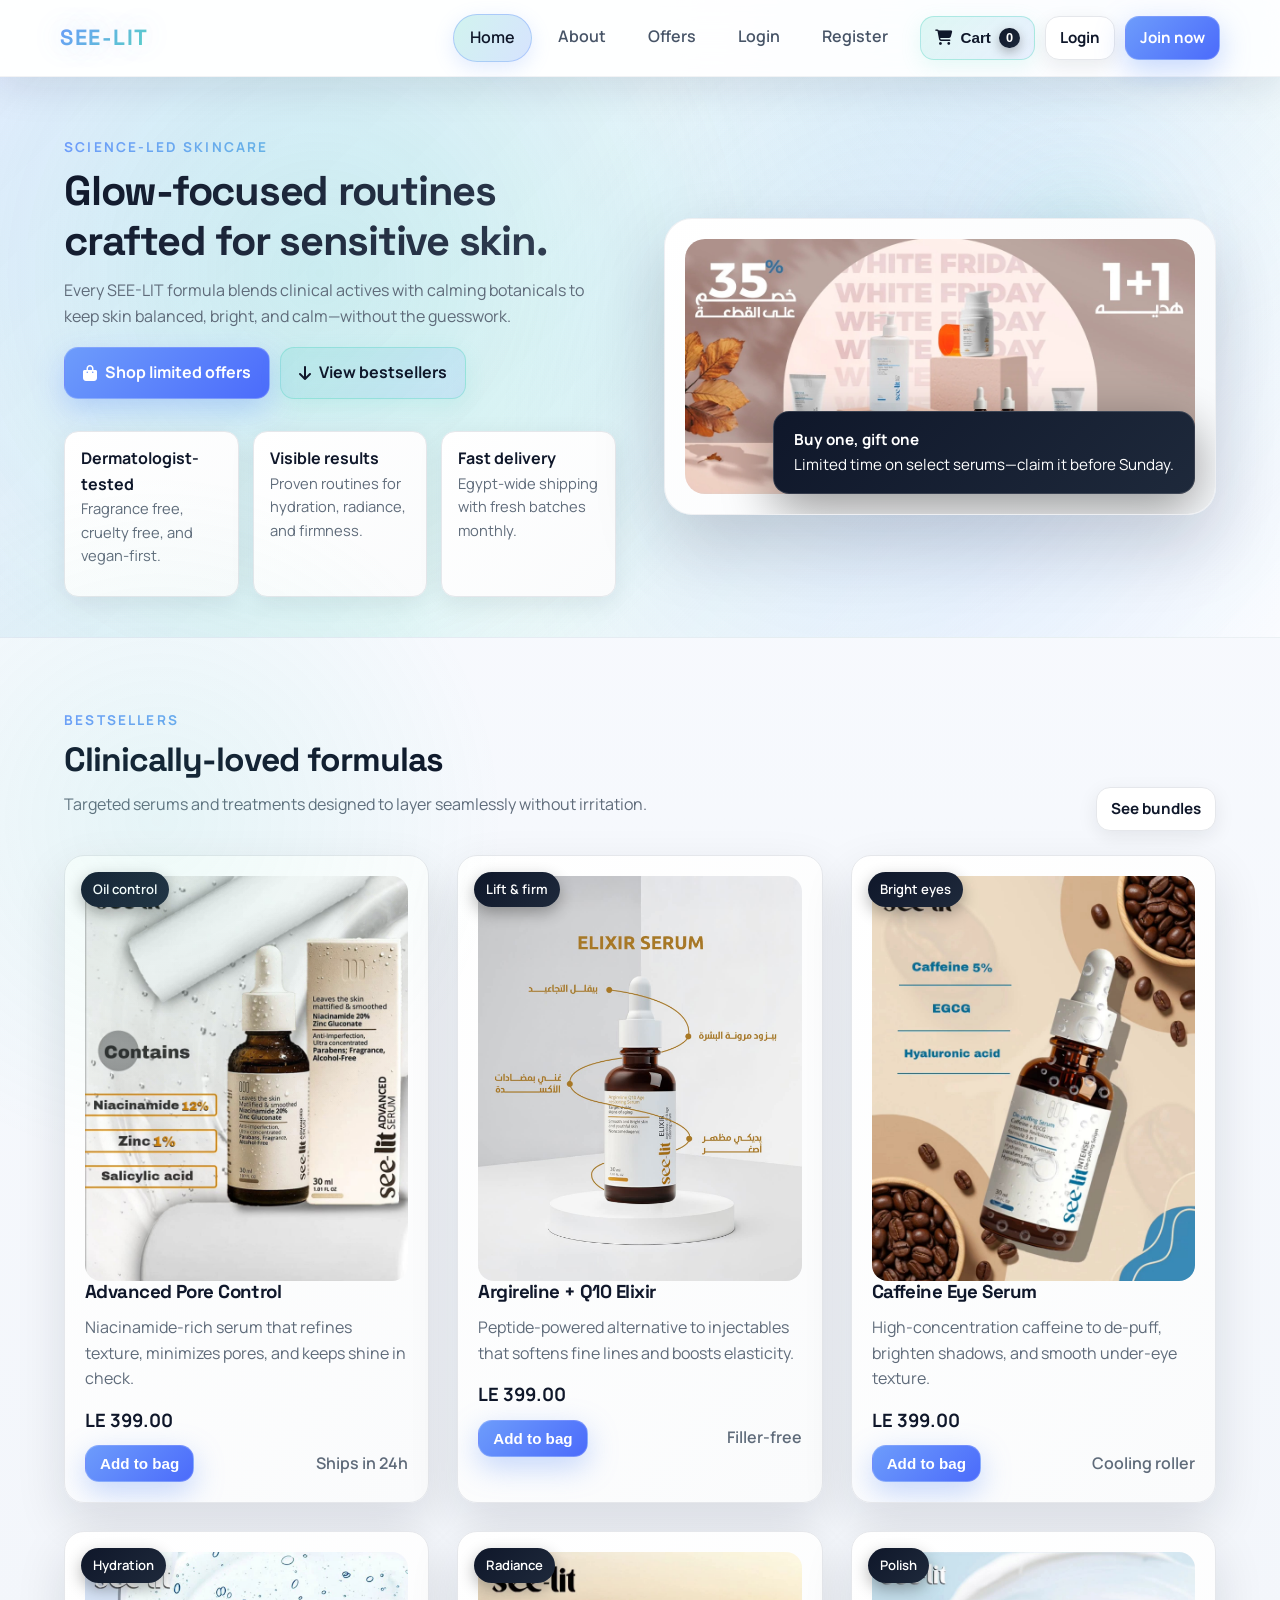
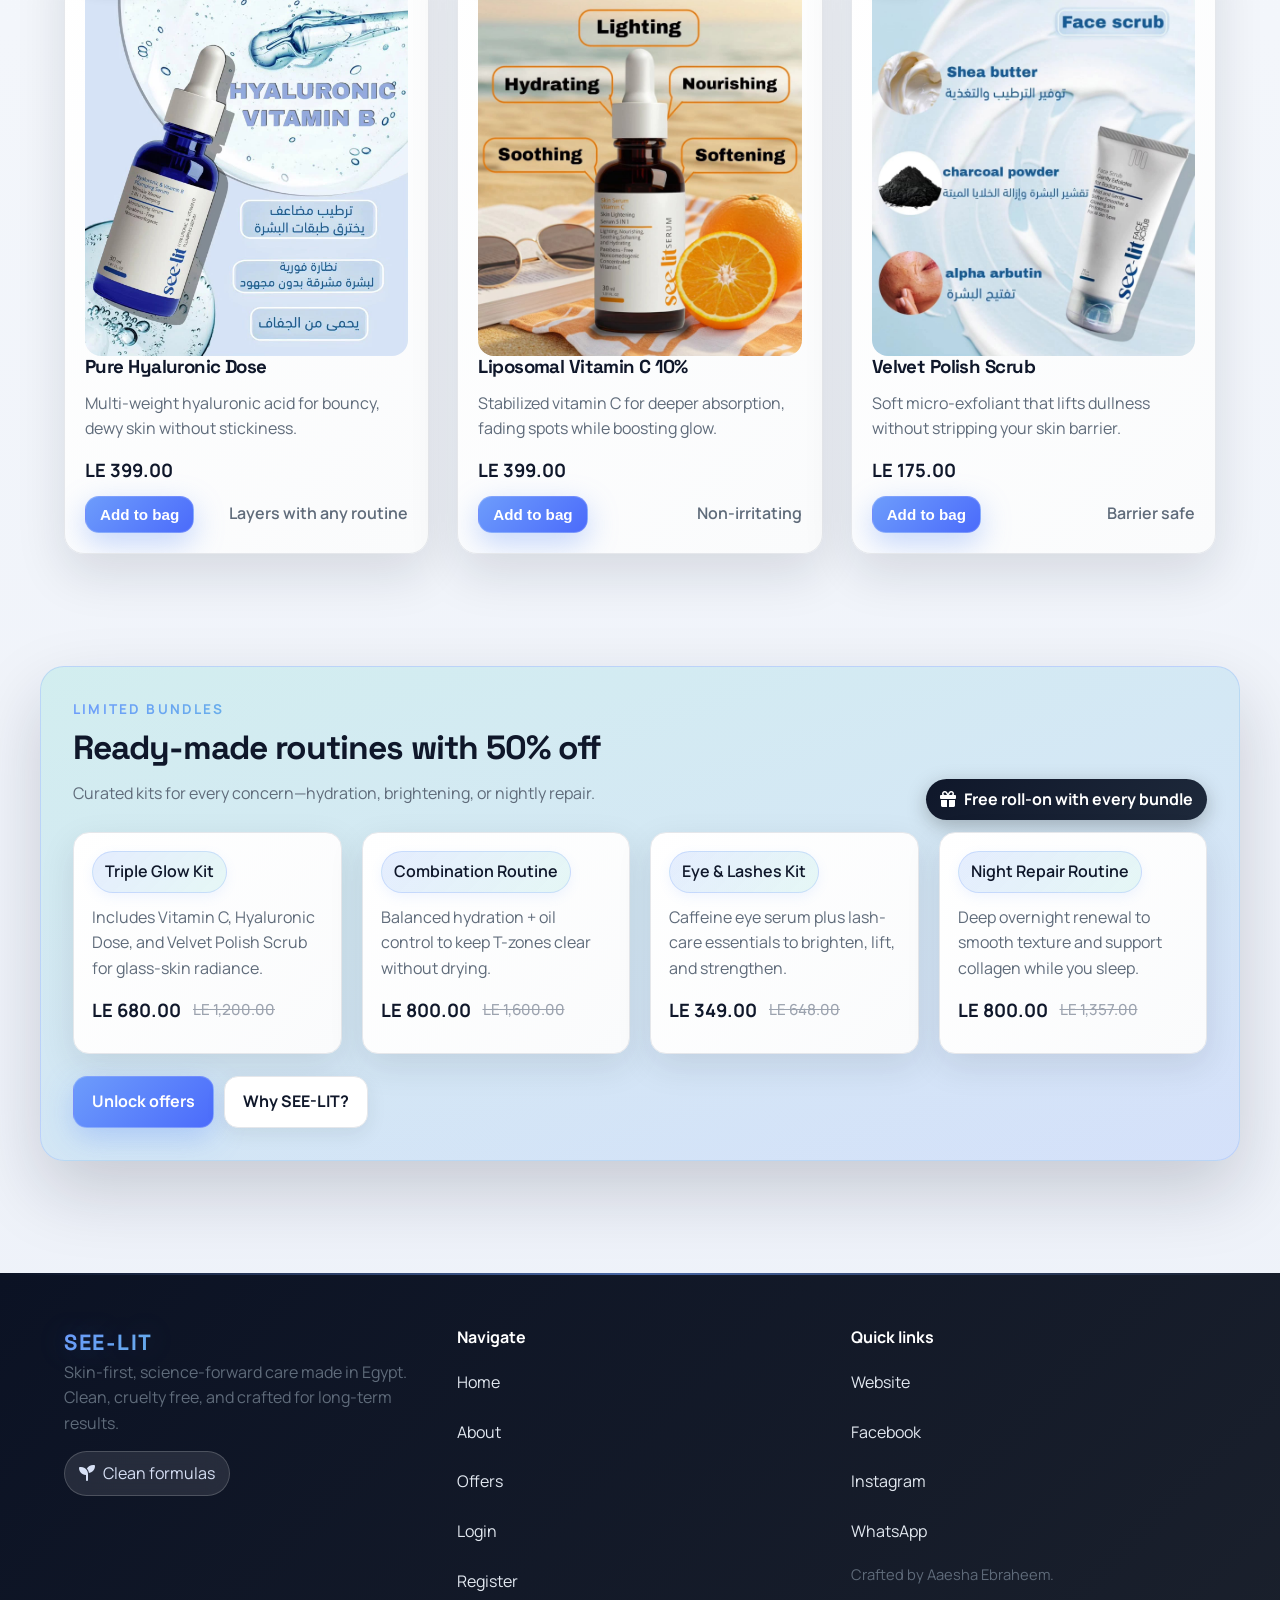
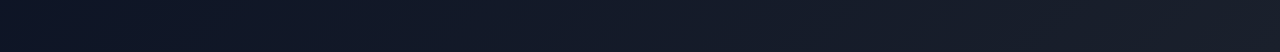
<file: src/pages/index.html>
<!DOCTYPE html>
<html lang="en">
<head>
  <meta charset="UTF-8">
  <meta name="viewport" content="width=device-width, initial-scale=1">
  <meta name="description" content="SEE-LIT delivers science-led skincare for sensitive skin with glow-focused routines, bestsellers, and limited bundles made in Egypt.">
  <link rel="canonical" href="https://see-lit.com/index.html">
  <link rel="icon" type="image/png" href="../images/gh.png">
  <meta property="og:type" content="website">
  <meta property="og:site_name" content="SEE-LIT">
  <meta property="og:title" content="SEE-LIT | Radiant skincare">
  <meta property="og:description" content="Glow-focused, dermatologist-tested routines crafted for sensitive skin with fast Egypt-wide delivery.">
  <meta property="og:url" content="https://see-lit.com/index.html">
  <meta property="og:image" content="https://see-lit.com/images/yyy.jpg">
  <meta name="twitter:card" content="summary_large_image">
  <meta name="twitter:title" content="SEE-LIT | Radiant skincare">
  <meta name="twitter:description" content="Glow-focused routines crafted for sensitive skin. Shop bestsellers and limited bundles.">
  <meta name="twitter:image" content="https://see-lit.com/images/yyy.jpg">
  <title>SEE-LIT | Radiant skincare</title>
  <link rel="stylesheet" href="../css/site-global.css">
  <link rel="stylesheet" href="https://cdnjs.cloudflare.com/ajax/libs/font-awesome/6.5.2/css/all.min.css">
</head>
<body>
  <header class="navbar">
    <div class="nav-shell">
      <a class="logo" href="index.html">SEE-LIT</a>
      <nav class="nav-links">
        <a class="active-link" href="index.html">Home</a>
        <a href="about.html">About</a>
        <a href="offers.html">Offers</a>
        <a href="login.html">Login</a>
        <a href="register.html">Register</a>
      </nav>
      <button class="nav-toggle" type="button" aria-label="Toggle navigation" aria-expanded="false">
        <span></span>
        <span></span>
        <span></span>
      </button>
      <div class="nav-actions">
        <a class="btn btn-ghost small" href="login.html">Login</a>
        <a class="btn btn-primary small" href="register.html">Join now</a>
      </div>
    </div>
  </header>
  <main>
    <section class="hero">
      <div class="container hero-grid">
        <div>
          <p class="eyebrow">science-led skincare</p>
          <h1>Glow-focused routines crafted for sensitive skin.</h1>
          <p>Every SEE-LIT formula blends clinical actives with calming botanicals to keep skin balanced, bright, and calm—without the guesswork.</p>
          <div class="nav-actions" style="margin: 18px 0;">
            <a class="btn btn-primary" href="offers.html"><i class="fa-solid fa-bag-shopping"></i> Shop limited offers</a>
            <a class="btn btn-soft" href="#best-sellers"><i class="fa-solid fa-arrow-down"></i> View bestsellers</a>
          </div>
          <div class="stat-row">
            <div class="stat">
              <strong>Dermatologist-tested</strong>
              <p class="helper">Fragrance free, cruelty free, and vegan-first.</p>
            </div>
            <div class="stat">
              <strong>Visible results</strong>
              <p class="helper">Proven routines for hydration, radiance, and firmness.</p>
            </div>
            <div class="stat">
              <strong>Fast delivery</strong>
              <p class="helper">Egypt-wide shipping with fresh batches monthly.</p>
            </div>
          </div>
        </div>
        <div class="hero-media">
          <img src="../images/yyy.jpg" alt="SEE-LIT skincare routine">
          <div class="floating-card">
            <strong>Buy one, gift one</strong><br>
            Limited time on select serums—claim it before Sunday.
          </div>
        </div>
      </div>
    </section>

    <section id="best-sellers" class="section">
      <div class="container">
        <div class="section-header">
          <div>
            <p class="eyebrow">Bestsellers</p>
            <h2>Clinically-loved formulas</h2>
            <p>Targeted serums and treatments designed to layer seamlessly without irritation.</p>
          </div>
          <a class="btn btn-ghost small" href="offers.html">See bundles</a>
        </div>
        <div class="grid grid-3">
          <article class="card">
            <span class="badge">Oil control</span>
            <img src="../images/advanced.jpg" alt="Advanced pore control serum"  loading="lazy">
            <h3>Advanced Pore Control</h3>
            <p>Niacinamide-rich serum that refines texture, minimizes pores, and keeps shine in check.</p>
            <div class="price">LE 399.00</div>
            <div class="form-actions">
              <button class="btn btn-primary small add-to-cart" type="button" data-product="Advanced Pore Control" data-price="399" data-image="../images/advanced.jpg">Add to bag</button>
              <span class="note">Ships in 24h</span>
            </div>
          </article>

          <article class="card">
            <span class="badge">Lift & firm</span>
            <img src="../images/elixir.jpg" alt="Argireline Q10 elixir bottle"  loading="lazy">
            <h3>Argireline + Q10 Elixir</h3>
            <p>Peptide-powered alternative to injectables that softens fine lines and boosts elasticity.</p>
            <div class="price">LE 399.00</div>
            <div class="form-actions">
              <button class="btn btn-primary small add-to-cart" type="button" data-product="Argireline + Q10 Elixir" data-price="399" data-image="../images/elixir.jpg">Add to bag</button>
              <span class="note">Filler-free</span>
            </div>
          </article>

          <article class="card">
            <span class="badge">Bright eyes</span>
            <img src="../images/intense.jpg" alt="Caffeine eye serum bottle"  loading="lazy">
            <h3>Caffeine Eye Serum</h3>
            <p>High-concentration caffeine to de-puff, brighten shadows, and smooth under-eye texture.</p>
            <div class="price">LE 399.00</div>
            <div class="form-actions">
              <button class="btn btn-primary small add-to-cart" type="button" data-product="Caffeine Eye Serum" data-price="399" data-image="../images/intense.jpg">Add to bag</button>
              <span class="note">Cooling roller</span>
            </div>
          </article>

          <article class="card">
            <span class="badge">Hydration</span>
            <img src="../images/hyaluronic.jpg" alt="Hyaluronic acid serum bottle"  loading="lazy">
            <h3>Pure Hyaluronic Dose</h3>
            <p>Multi-weight hyaluronic acid for bouncy, dewy skin without stickiness.</p>
            <div class="price">LE 399.00</div>
            <div class="form-actions">
              <button class="btn btn-primary small add-to-cart" type="button" data-product="Pure Hyaluronic Dose" data-price="399" data-image="../images/hyaluronic.jpg">Add to bag</button>
              <span class="note">Layers with any routine</span>
            </div>
          </article>

          <article class="card">
            <span class="badge">Radiance</span>
            <img src="../images/vitamin c.jpg" alt="Vitamin C serum bottle"  loading="lazy">
            <h3>Liposomal Vitamin C 10%</h3>
            <p>Stabilized vitamin C for deeper absorption, fading spots while boosting glow.</p>
            <div class="price">LE 399.00</div>
            <div class="form-actions">
              <button class="btn btn-primary small add-to-cart" type="button" data-product="Liposomal Vitamin C 10%" data-price="399" data-image="../images/vitamin c.jpg">Add to bag</button>
              <span class="note">Non-irritating</span>
            </div>
          </article>

          <article class="card">
            <span class="badge">Polish</span>
            <img src="../images/scrub.jpg" alt="SEE-LIT facial scrub"  loading="lazy">
            <h3>Velvet Polish Scrub</h3>
            <p>Soft micro-exfoliant that lifts dullness without stripping your skin barrier.</p>
            <div class="price">LE 175.00</div>
            <div class="form-actions">
              <button class="btn btn-primary small add-to-cart" type="button" data-product="Velvet Polish Scrub" data-price="175" data-image="../images/scrub.jpg">Add to bag</button>
              <span class="note">Barrier safe</span>
            </div>
          </article>
        </div>
      </div>
    </section>

    <section class="section">
      <div class="container offers-hero">
        <div class="section-header" style="margin-bottom: 12px;">
          <div>
            <p class="eyebrow">Limited bundles</p>
            <h2>Ready-made routines with 50% off</h2>
            <p>Curated kits for every concern—hydration, brightening, or nightly repair.</p>
          </div>
          <div class="price-chip"><i class="fa-solid fa-gift"></i> Free roll-on with every bundle</div>
        </div>
        <div class="feature-grid">
          <div class="feature">
            <div class="tag">Triple Glow Kit</div>
            <p>Includes Vitamin C, Hyaluronic Dose, and Velvet Polish Scrub for glass-skin radiance.</p>
            <div class="price">LE 680.00 <del>LE 1,200.00</del></div>
          </div>
          <div class="feature">
            <div class="tag">Combination Routine</div>
            <p>Balanced hydration + oil control to keep T-zones clear without drying.</p>
            <div class="price">LE 800.00 <del>LE 1,600.00</del></div>
          </div>
          <div class="feature">
            <div class="tag">Eye & Lashes Kit</div>
            <p>Caffeine eye serum plus lash-care essentials to brighten, lift, and strengthen.</p>
            <div class="price">LE 349.00 <del>LE 648.00</del></div>
          </div>
          <div class="feature">
            <div class="tag">Night Repair Routine</div>
            <p>Deep overnight renewal to smooth texture and support collagen while you sleep.</p>
            <div class="price">LE 800.00 <del>LE 1,357.00</del></div>
          </div>
        </div>
        <div class="limited-actions" style="margin-top: 22px;">
          <a class="btn btn-primary" href="offers.html">Unlock offers</a>
          <a class="btn btn-ghost" href="about.html">Why SEE-LIT?</a>
        </div>
      </div>
    </section>
  </main>

  <footer>
    <div class="container footer-grid">
      <div>
        <div class="logo">SEE-LIT</div>
        <p>Skin-first, science-forward care made in Egypt. Clean, cruelty free, and crafted for long-term results.</p>
        <div class="pill-dark"><i class="fa-solid fa-seedling"></i> Clean formulas</div>
      </div>
      <div>
        <div class="footer-title">Navigate</div>
        <ul class="list">
          <li><a href="index.html">Home</a></li>
          <li><a href="about.html">About</a></li>
          <li><a href="offers.html">Offers</a></li>
          <li><a href="login.html">Login</a></li>
          <li><a href="register.html">Register</a></li>
        </ul>
      </div>
      <div>
        <div class="footer-title">Quick links</div>
        <ul class="list">
          <li><a href="https://see-lit.com" target="_blank" rel="noopener">Website</a></li>
          <li><a href="https://www.facebook.com/SeeLitMedinza" target="_blank" rel="noopener">Facebook</a></li>
          <li><a href="https://www.instagram.com/seelitegypt/?utm_source=ig_web_button_share_sheet" target="_blank" rel="noopener">Instagram</a></li>
          <li><a href="https://wa.me/201101162224?" target="_blank" rel="noopener">WhatsApp</a></li>
        </ul>
        <p class="helper" style="margin-top:12px;">Crafted by Aaesha Ebraheem.</p>
      </div>
    </div>
  </footer>
  <script src="../js/app.js"></script>

</body>
</html>
</file>
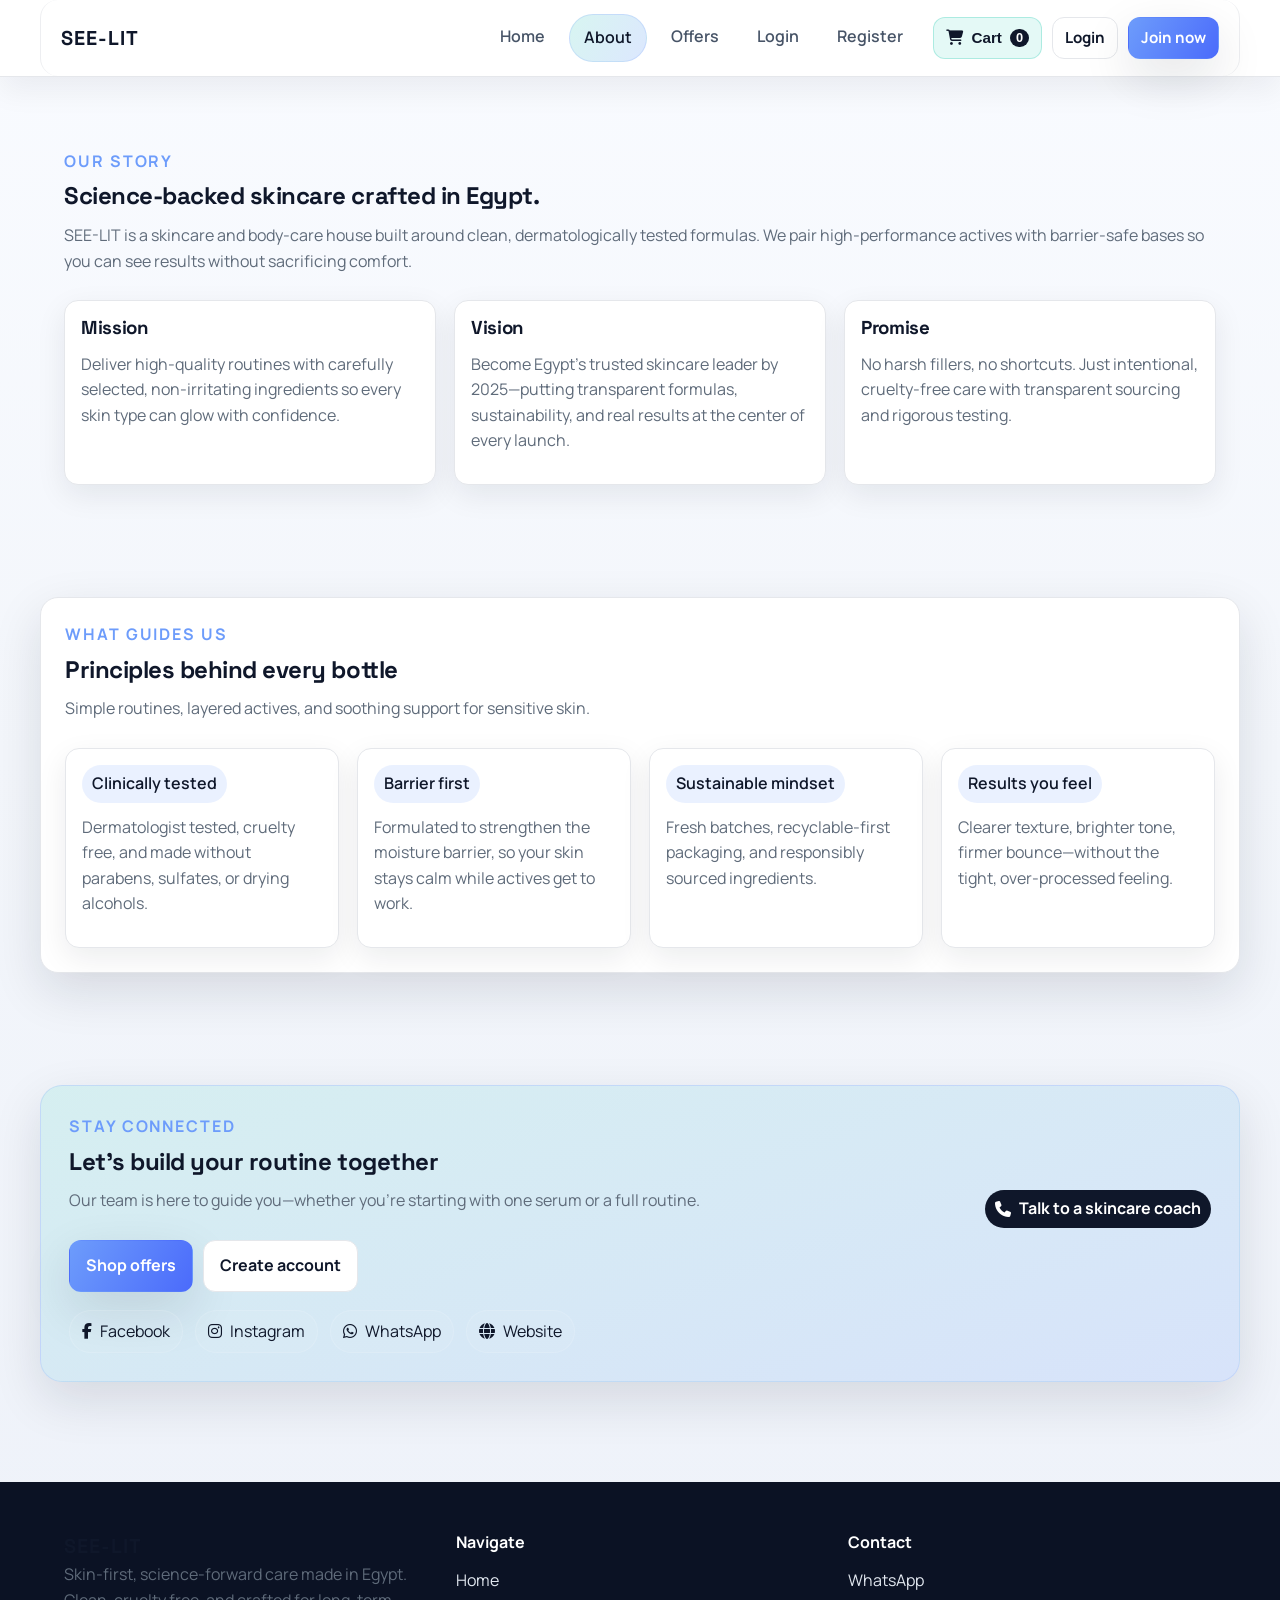
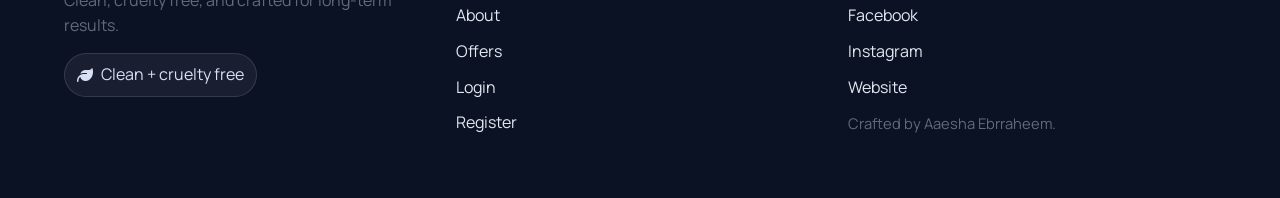
<file: HTML/pages/about.html>
<!DOCTYPE html>
<html lang="en">
<head>
  <meta charset="UTF-8">
  <meta name="viewport" content="width=device-width, initial-scale=1">
  <title>About SEE-LIT</title>
  <link rel="stylesheet" href="style.css">
  <link rel="stylesheet" href="https://cdnjs.cloudflare.com/ajax/libs/font-awesome/6.5.2/css/all.min.css">
</head>
<body>
  <header class="navbar">
    <div class="nav-shell">
      <a class="logo" href="home.html">SEE-LIT</a>
      <nav class="nav-links">
        <a href="home.html">Home</a>
        <a class="active-link" href="about.html">About</a>
        <a href="Discountpackage.html">Offers</a>
        <a href="login.html">Login</a>
        <a href="register.html">Register</a>
      </nav>
      <div class="nav-actions">
        <a class="btn btn-ghost small" href="login.html">Login</a>
        <a class="btn btn-primary small" href="register.html">Join now</a>
      </div>
    </div>
  </header>

  <main>
    <section class="section">
      <div class="container">
        <p class="eyebrow">our story</p>
        <h2>Science-backed skincare crafted in Egypt.</h2>
        <p>SEE-LIT is a skincare and body-care house built around clean, dermatologically tested formulas. We pair high-performance actives with barrier-safe bases so you can see results without sacrificing comfort.</p>

        <div class="feature-grid" style="margin-top: 26px;">
          <div class="feature">
            <h3>Mission</h3>
            <p>Deliver high-quality routines with carefully selected, non-irritating ingredients so every skin type can glow with confidence.</p>
          </div>
          <div class="feature">
            <h3>Vision</h3>
            <p>Become Egypt’s trusted skincare leader by 2025—putting transparent formulas, sustainability, and real results at the center of every launch.</p>
          </div>
          <div class="feature">
            <h3>Promise</h3>
            <p>No harsh fillers, no shortcuts. Just intentional, cruelty-free care with transparent sourcing and rigorous testing.</p>
          </div>
        </div>
      </div>
    </section>

    <section class="section">
      <div class="container surface">
        <div class="section-header" style="margin-bottom: 12px;">
          <div>
            <p class="eyebrow">What guides us</p>
            <h2>Principles behind every bottle</h2>
            <p>Simple routines, layered actives, and soothing support for sensitive skin.</p>
          </div>
        </div>
        <div class="feature-grid">
          <div class="feature">
            <div class="tag">Clinically tested</div>
            <p>Dermatologist tested, cruelty free, and made without parabens, sulfates, or drying alcohols.</p>
          </div>
          <div class="feature">
            <div class="tag">Barrier first</div>
            <p>Formulated to strengthen the moisture barrier, so your skin stays calm while actives get to work.</p>
          </div>
          <div class="feature">
            <div class="tag">Sustainable mindset</div>
            <p>Fresh batches, recyclable-first packaging, and responsibly sourced ingredients.</p>
          </div>
          <div class="feature">
            <div class="tag">Results you feel</div>
            <p>Clearer texture, brighter tone, firmer bounce—without the tight, over-processed feeling.</p>
          </div>
        </div>
      </div>
    </section>

    <section class="section">
      <div class="container offers-hero">
        <div class="section-header" style="margin-bottom: 12px;">
          <div>
            <p class="eyebrow">Stay connected</p>
            <h2>Let’s build your routine together</h2>
            <p>Our team is here to guide you—whether you’re starting with one serum or a full routine.</p>
          </div>
          <div class="price-chip"><i class="fa-solid fa-phone"></i> Talk to a skincare coach</div>
        </div>
        <div class="nav-actions" style="margin: 6px 0 18px;">
          <a class="btn btn-primary" href="Discountpackage.html">Shop offers</a>
          <a class="btn btn-ghost" href="register.html">Create account</a>
        </div>
        <div class="social-row">
          <a class="pill-dark" href="https://www.facebook.com/SeeLitMedinza" target="_blank" rel="noopener"><i class="fa-brands fa-facebook-f"></i> Facebook</a>
          <a class="pill-dark" href="https://www.instagram.com/seelitegypt/?utm_source=ig_web_button_share_sheet" target="_blank" rel="noopener"><i class="fa-brands fa-instagram"></i> Instagram</a>
          <a class="pill-dark" href="https://wa.me/201101162224?" target="_blank" rel="noopener"><i class="fa-brands fa-whatsapp"></i> WhatsApp</a>
          <a class="pill-dark" href="https://see-lit.com" target="_blank" rel="noopener"><i class="fa-solid fa-globe"></i> Website</a>
        </div>
      </div>
    </section>
  </main>

  <footer>
    <div class="container footer-grid">
      <div>
        <div class="logo">SEE-LIT</div>
        <p>Skin-first, science-forward care made in Egypt. Clean, cruelty free, and crafted for long-term results.</p>
        <div class="pill-dark"><i class="fa-solid fa-leaf"></i> Clean + cruelty free</div>
      </div>
      <div>
        <div class="footer-title">Navigate</div>
        <ul class="list">
          <li><a href="home.html">Home</a></li>
          <li><a href="about.html">About</a></li>
          <li><a href="Discountpackage.html">Offers</a></li>
          <li><a href="login.html">Login</a></li>
          <li><a href="register.html">Register</a></li>
        </ul>
      </div>
      <div>
        <div class="footer-title">Contact</div>
        <ul class="list">
          <li><a href="https://wa.me/201101162224?" target="_blank" rel="noopener">WhatsApp</a></li>
          <li><a href="https://www.facebook.com/SeeLitMedinza" target="_blank" rel="noopener">Facebook</a></li>
          <li><a href="https://www.instagram.com/seelitegypt/?utm_source=ig_web_button_share_sheet" target="_blank" rel="noopener">Instagram</a></li>
          <li><a href="https://see-lit.com" target="_blank" rel="noopener">Website</a></li>
        </ul>
        <p class="helper" style="margin-top:12px;">Crafted by Aaesha Ebrraheem.</p>
      </div>
    </div>
  </footer>
  <script src="app.js"></script>
</body>
</html>
</file>
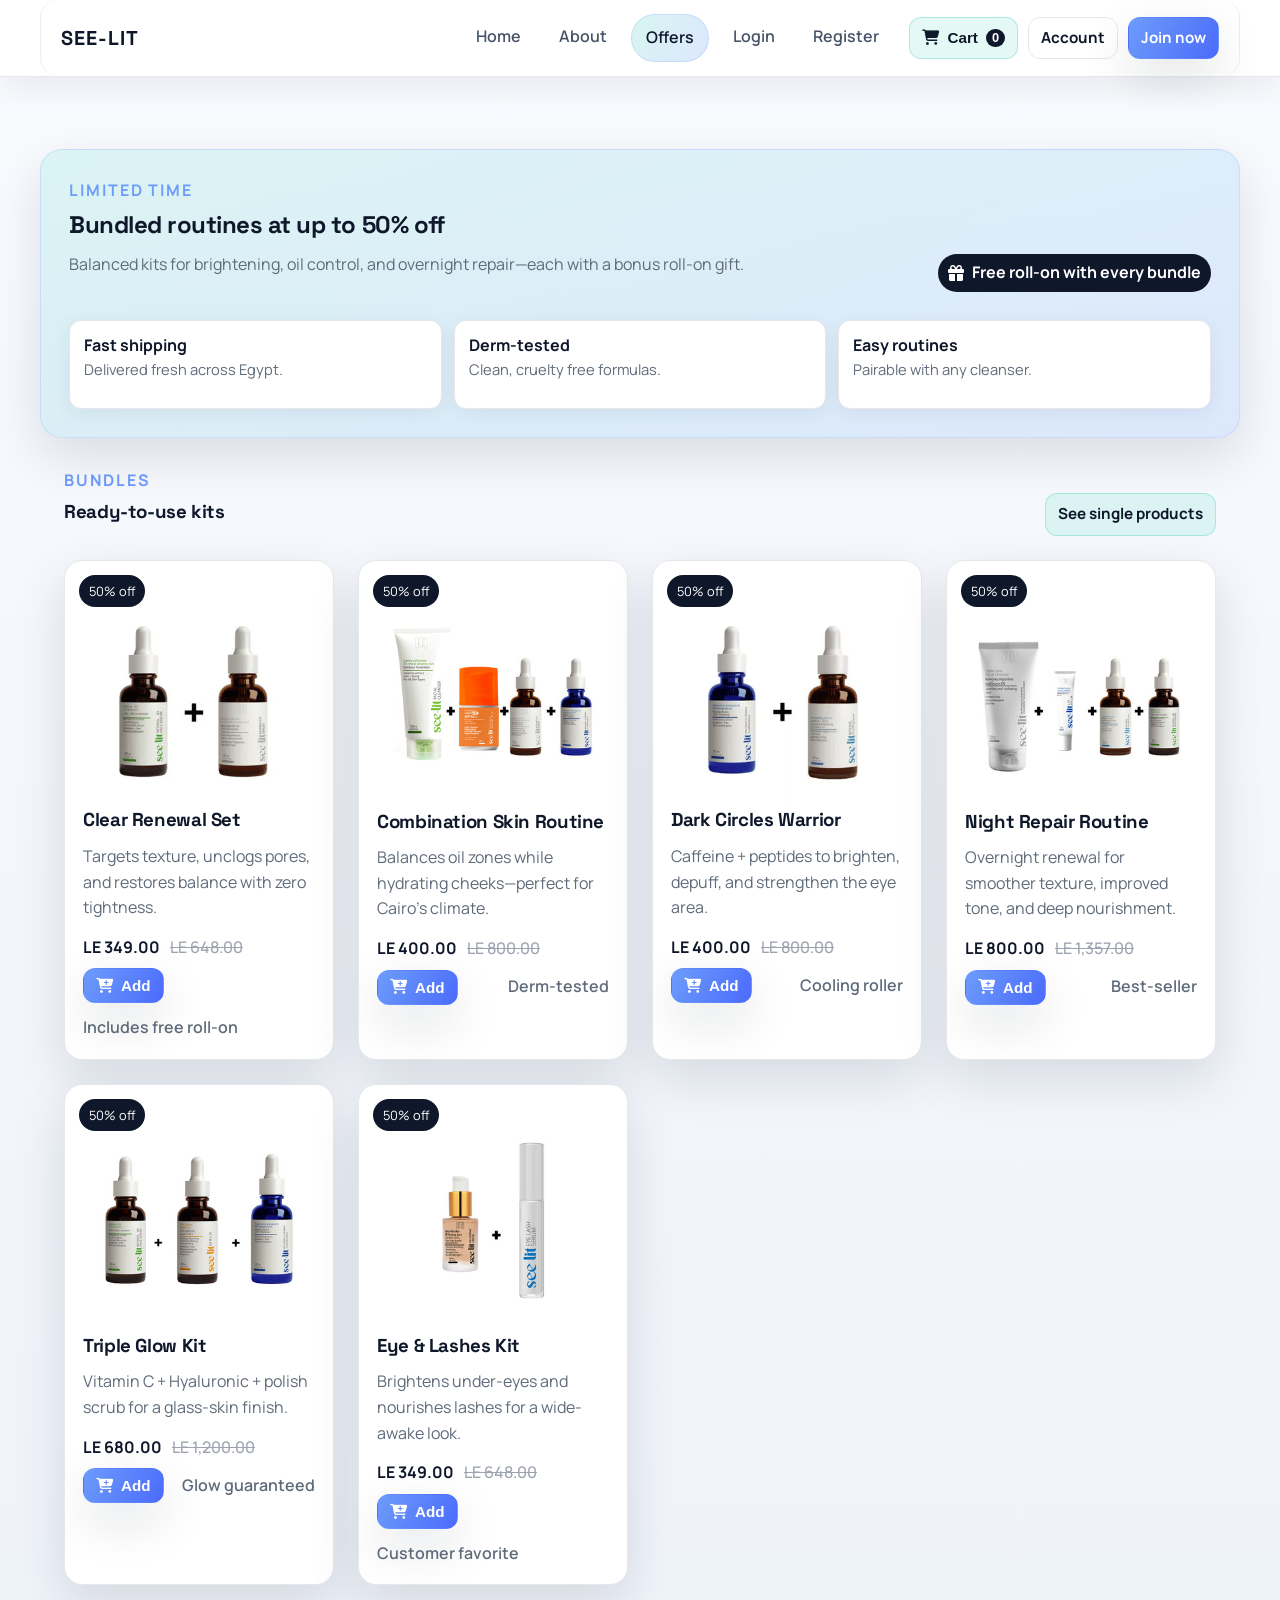
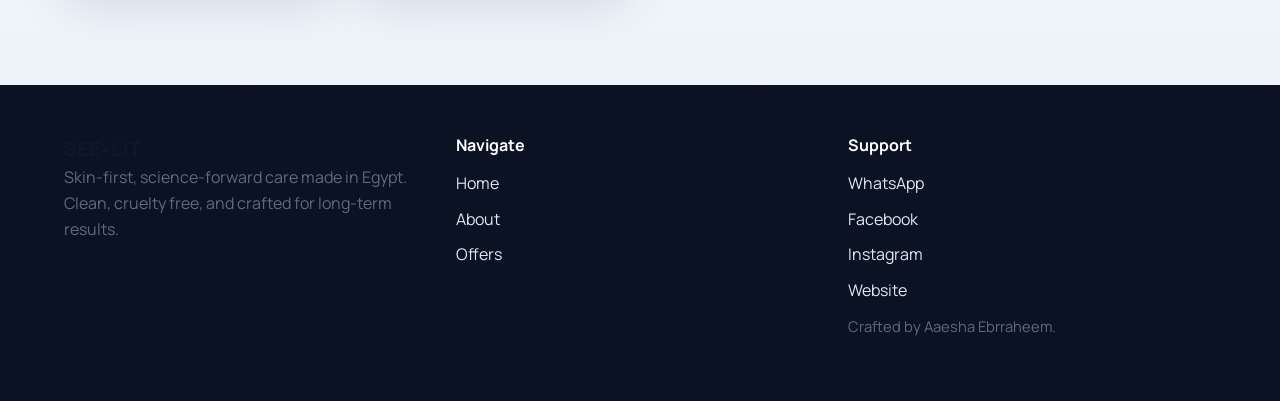
<file: HTML/pages/Discountpackage.html>
<!DOCTYPE html>
<html lang="en">
<head>
  <meta charset="UTF-8">
  <meta name="viewport" content="width=device-width, initial-scale=1">
  <title>SEE-LIT | Offers</title>
  <link rel="stylesheet" href="style.css">
  <link rel="stylesheet" href="https://cdnjs.cloudflare.com/ajax/libs/font-awesome/6.5.2/css/all.min.css">
</head>
<body>
  <header class="navbar">
    <div class="nav-shell">
      <a class="logo" href="home.html">SEE-LIT</a>
      <nav class="nav-links">
        <a href="home.html">Home</a>
        <a href="about.html">About</a>
        <a class="active-link" href="Discountpackage.html">Offers</a>
        <a href="login.html">Login</a>
        <a href="register.html">Register</a>
      </nav>
      <div class="nav-actions">
        <a class="btn btn-ghost small" href="login.html">Account</a>
        <a class="btn btn-primary small" href="register.html">Join now</a>
      </div>
    </div>
  </header>

  <main class="section">
    <div class="container offers-hero">
      <div class="section-header" style="margin-bottom: 12px;">
        <div>
          <p class="eyebrow">limited time</p>
          <h2>Bundled routines at up to 50% off</h2>
          <p>Balanced kits for brightening, oil control, and overnight repair—each with a bonus roll-on gift.</p>
        </div>
        <div class="price-chip"><i class="fa-solid fa-gift"></i> Free roll-on with every bundle</div>
      </div>
      <div class="stat-row">
        <div class="stat"><strong>Fast shipping</strong><p class="helper">Delivered fresh across Egypt.</p></div>
        <div class="stat"><strong>Derm-tested</strong><p class="helper">Clean, cruelty free formulas.</p></div>
        <div class="stat"><strong>Easy routines</strong><p class="helper">Pairable with any cleanser.</p></div>
      </div>
    </div>

    <div class="container" style="margin-top: 30px;">
      <div class="section-header">
        <div>
          <p class="eyebrow">Bundles</p>
          <h3>Ready-to-use kits</h3>
        </div>
        <a class="btn btn-soft small" href="home.html#best-sellers">See single products</a>
      </div>

      <div class="grid grid-3">
        <article class="card">
          <span class="badge">50% off</span>
          <img src="../images/345.jpg" alt="Clear renewal bundle">
          <h3>Clear Renewal Set</h3>
          <p>Targets texture, unclogs pores, and restores balance with zero tightness.</p>
          <div class="price">LE 349.00 <del>LE 648.00</del></div>
          <div class="form-actions">
            <button class="btn btn-primary small add-to-cart" type="button" data-product="Clear Renewal Set" data-price="349" data-image="../images/345.jpg"><i class="fa-solid fa-cart-plus"></i> Add</button>
            <span class="note">Includes free roll-on</span>
          </div>
        </article>

        <article class="card">
          <span class="badge">50% off</span>
          <img src="../images/89.jpg" alt="Combination skin routine">
          <h3>Combination Skin Routine</h3>
          <p>Balances oil zones while hydrating cheeks—perfect for Cairo’s climate.</p>
          <div class="price">LE 400.00 <del>LE 800.00</del></div>
          <div class="form-actions">
            <button class="btn btn-primary small add-to-cart" type="button" data-product="Combination Skin Routine" data-price="400" data-image="../images/89.jpg"><i class="fa-solid fa-cart-plus"></i> Add</button>
            <span class="note">Derm-tested</span>
          </div>
        </article>

        <article class="card">
          <span class="badge">50% off</span>
          <img src="../images/23.jpg" alt="Dark circles warrior bundle">
          <h3>Dark Circles Warrior</h3>
          <p>Caffeine + peptides to brighten, depuff, and strengthen the eye area.</p>
          <div class="price">LE 400.00 <del>LE 800.00</del></div>
          <div class="form-actions">
            <button class="btn btn-primary small add-to-cart" type="button" data-product="Dark Circles Warrior" data-price="400" data-image="../images/23.jpg"><i class="fa-solid fa-cart-plus"></i> Add</button>
            <span class="note">Cooling roller</span>
          </div>
        </article>

        <article class="card">
          <span class="badge">50% off</span>
          <img src="../images/2.jpg" alt="Night repair routine bundle">
          <h3>Night Repair Routine</h3>
          <p>Overnight renewal for smoother texture, improved tone, and deep nourishment.</p>
          <div class="price">LE 800.00 <del>LE 1,357.00</del></div>
          <div class="form-actions">
            <button class="btn btn-primary small add-to-cart" type="button" data-product="Night Repair Routine" data-price="800" data-image="../images/2.jpg"><i class="fa-solid fa-cart-plus"></i> Add</button>
            <span class="note">Best-seller</span>
          </div>
        </article>

        <article class="card">
          <span class="badge">50% off</span>
          <img src="../images/gh.png" alt="Triple glow kit">
          <h3>Triple Glow Kit</h3>
          <p>Vitamin C + Hyaluronic + polish scrub for a glass-skin finish.</p>
          <div class="price">LE 680.00 <del>LE 1,200.00</del></div>
          <div class="form-actions">
            <button class="btn btn-primary small add-to-cart" type="button" data-product="Triple Glow Kit" data-price="680" data-image="../images/gh.png"><i class="fa-solid fa-cart-plus"></i> Add</button>
            <span class="note">Glow guaranteed</span>
          </div>
        </article>

        <article class="card">
          <span class="badge">50% off</span>
          <img src="../images/3_4.jpg" alt="Eye and lashes kit">
          <h3>Eye & Lashes Kit</h3>
          <p>Brightens under-eyes and nourishes lashes for a wide-awake look.</p>
          <div class="price">LE 349.00 <del>LE 648.00</del></div>
          <div class="form-actions">
            <button class="btn btn-primary small add-to-cart" type="button" data-product="Eye & Lashes Kit" data-price="349" data-image="../images/3_4.jpg"><i class="fa-solid fa-cart-plus"></i> Add</button>
            <span class="note">Customer favorite</span>
          </div>
        </article>
      </div>
    </div>
  </main>

  <footer>
    <div class="container footer-grid">
      <div>
        <div class="logo">SEE-LIT</div>
        <p>Skin-first, science-forward care made in Egypt. Clean, cruelty free, and crafted for long-term results.</p>
      </div>
      <div>
        <div class="footer-title">Navigate</div>
        <ul class="list">
          <li><a href="home.html">Home</a></li>
          <li><a href="about.html">About</a></li>
          <li><a href="Discountpackage.html">Offers</a></li>
        </ul>
      </div>
      <div>
        <div class="footer-title">Support</div>
        <ul class="list">
          <li><a href="https://wa.me/201101162224?" target="_blank" rel="noopener">WhatsApp</a></li>
          <li><a href="https://www.facebook.com/SeeLitMedinza" target="_blank" rel="noopener">Facebook</a></li>
          <li><a href="https://www.instagram.com/seelitegypt/?utm_source=ig_web_button_share_sheet" target="_blank" rel="noopener">Instagram</a></li>
          <li><a href="https://see-lit.com" target="_blank" rel="noopener">Website</a></li>
        </ul>
        <p class="helper" style="margin-top:12px;">Crafted by Aaesha Ebrraheem.</p>
      </div>
    </div>
  </footer>
  <script src="app.js"></script>
</body>
</html>
</file>
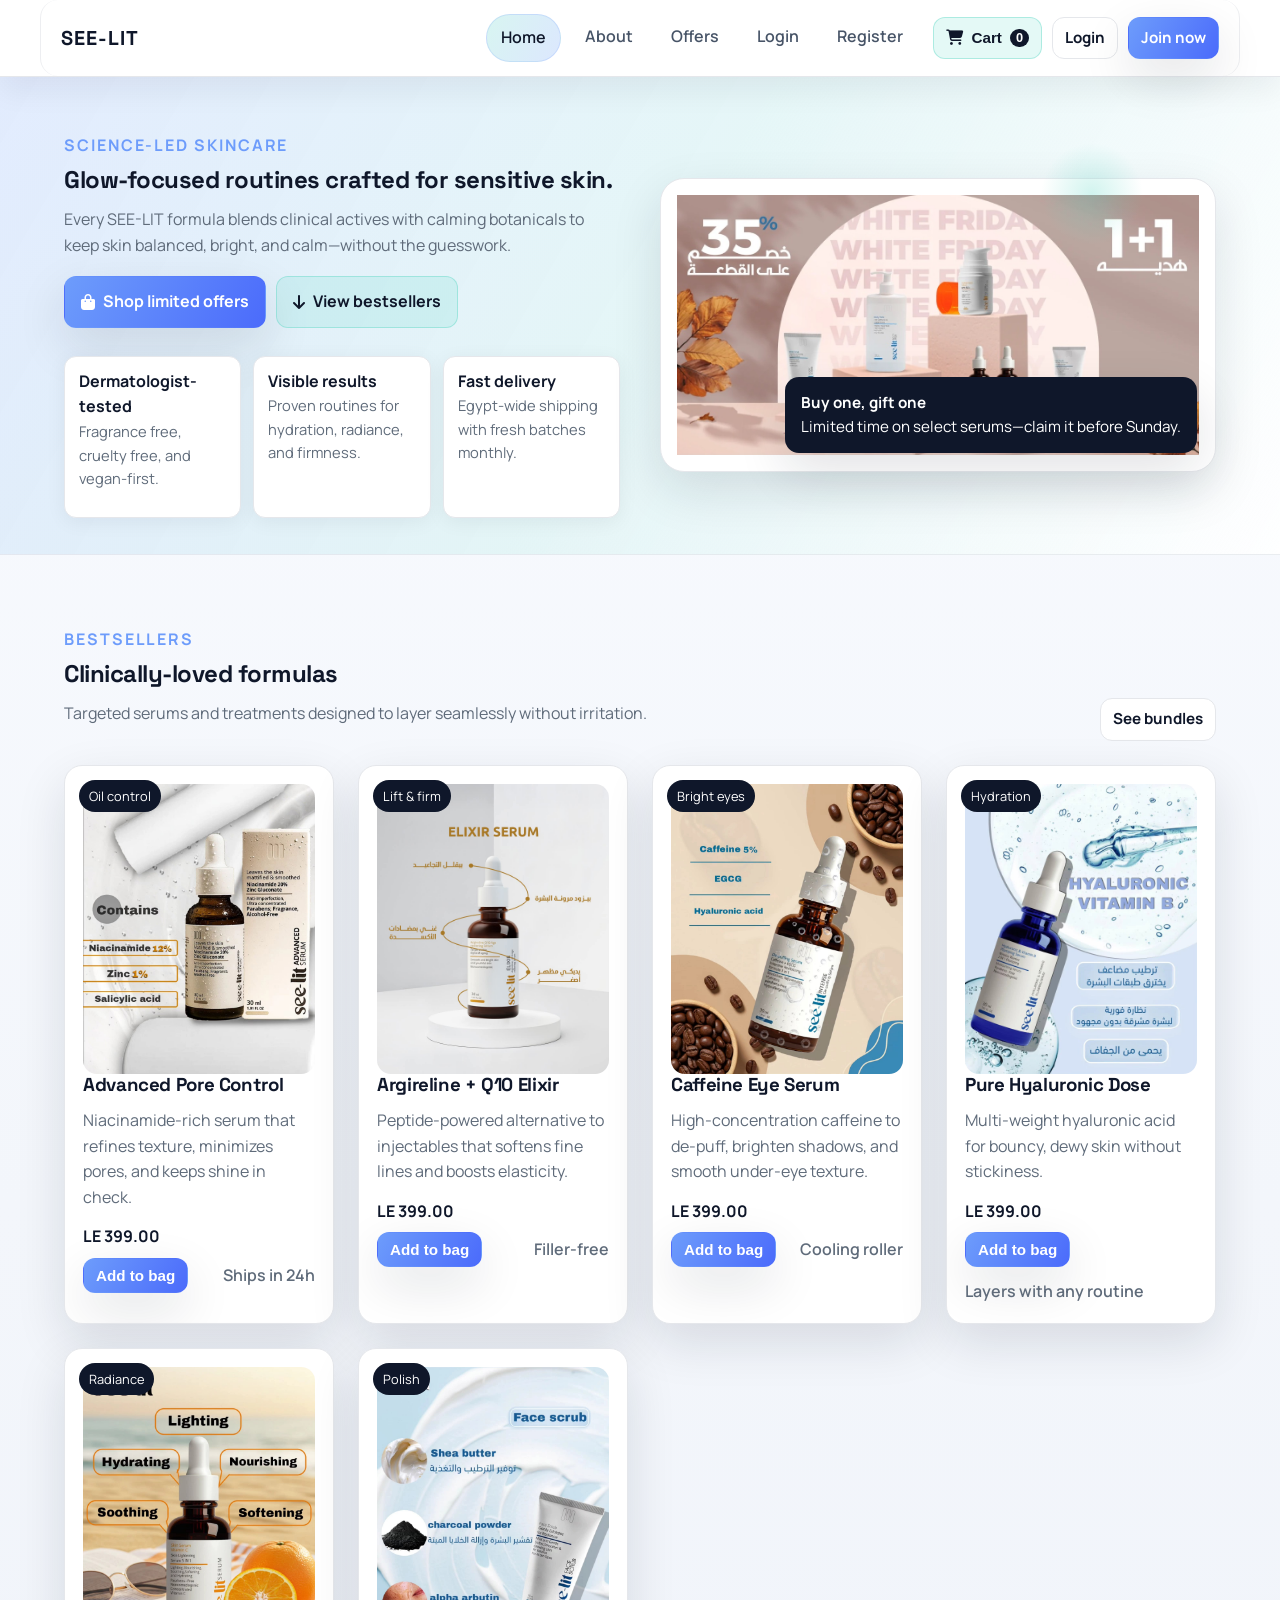
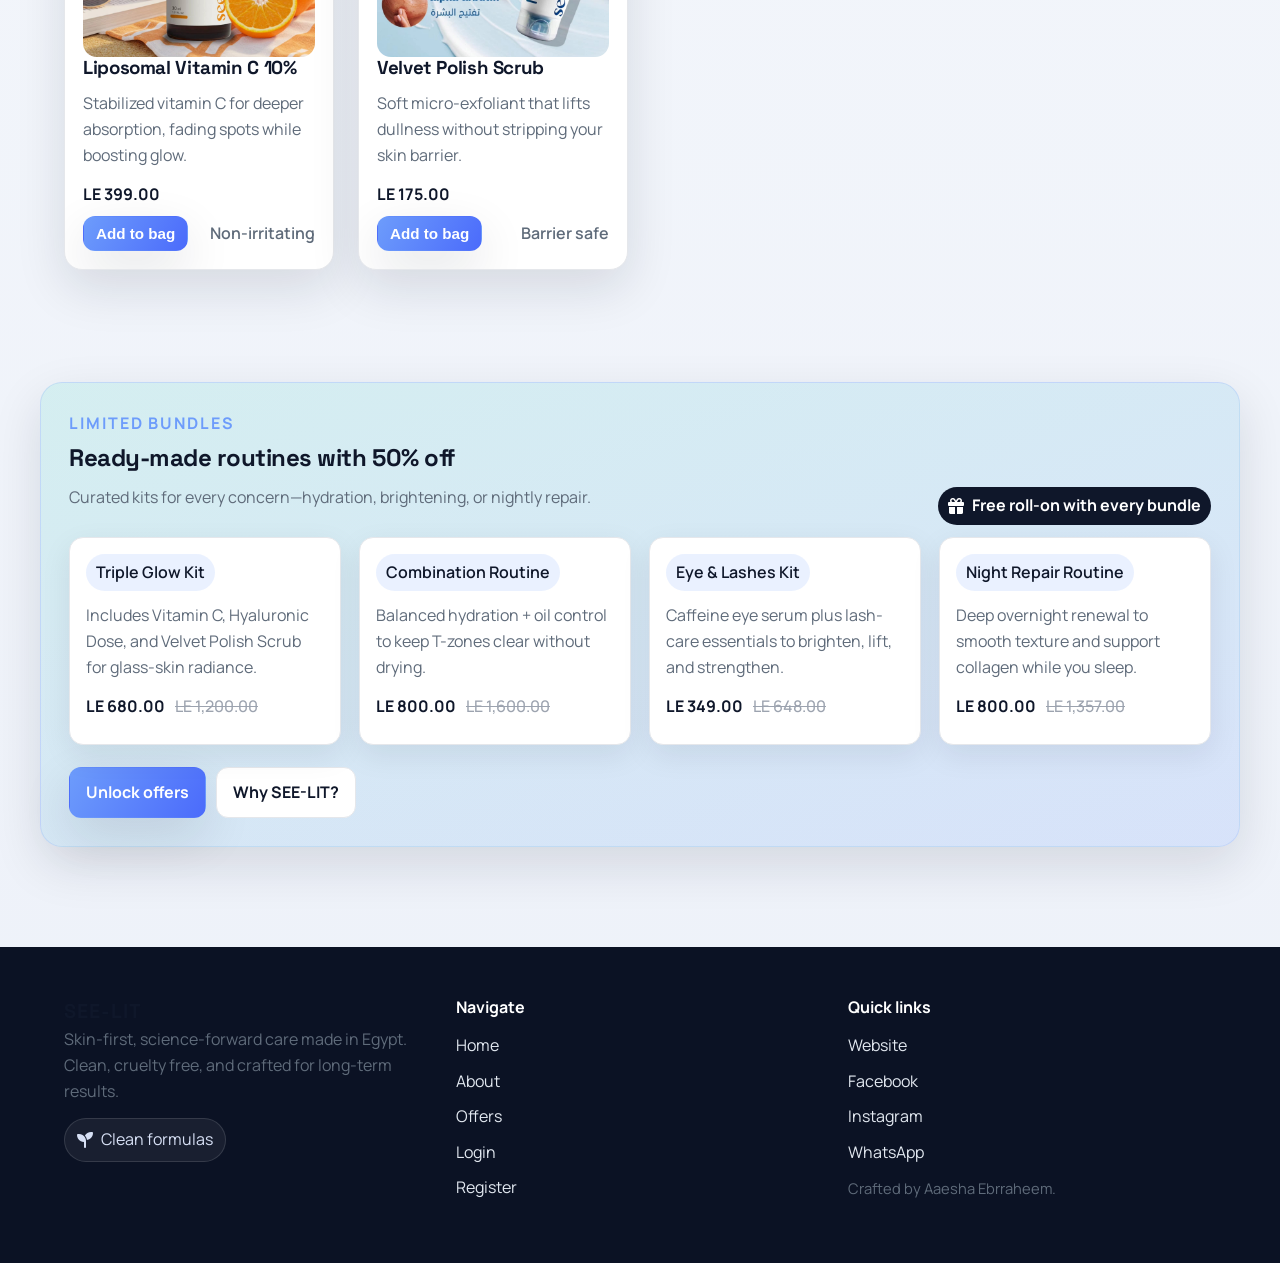
<file: HTML/pages/home.html>
<!DOCTYPE html>
<html lang="en">
<head>
  <meta charset="UTF-8">
  <meta name="viewport" content="width=device-width, initial-scale=1">
  <title>SEE-LIT | Radiant skincare</title>
  <link rel="stylesheet" href="style.css">
  <link rel="stylesheet" href="https://cdnjs.cloudflare.com/ajax/libs/font-awesome/6.5.2/css/all.min.css">
</head>
<body>
  <header class="navbar">
    <div class="nav-shell">
      <a class="logo" href="home.html">SEE-LIT</a>
      <nav class="nav-links">
        <a class="active-link" href="home.html">Home</a>
        <a href="about.html">About</a>
        <a href="Discountpackage.html">Offers</a>
        <a href="login.html">Login</a>
        <a href="register.html">Register</a>
      </nav>
      <div class="nav-actions">
        <a class="btn btn-ghost small" href="login.html">Login</a>
        <a class="btn btn-primary small" href="register.html">Join now</a>
      </div>
    </div>
  </header>
  <main>
    <section class="hero">
      <div class="container hero-grid">
        <div>
          <p class="eyebrow">science-led skincare</p>
          <h1>Glow-focused routines crafted for sensitive skin.</h1>
          <p>Every SEE-LIT formula blends clinical actives with calming botanicals to keep skin balanced, bright, and calm—without the guesswork.</p>
          <div class="nav-actions" style="margin: 18px 0;">
            <a class="btn btn-primary" href="Discountpackage.html"><i class="fa-solid fa-bag-shopping"></i> Shop limited offers</a>
            <a class="btn btn-soft" href="#best-sellers"><i class="fa-solid fa-arrow-down"></i> View bestsellers</a>
          </div>
          <div class="stat-row">
            <div class="stat">
              <strong>Dermatologist-tested</strong>
              <p class="helper">Fragrance free, cruelty free, and vegan-first.</p>
            </div>
            <div class="stat">
              <strong>Visible results</strong>
              <p class="helper">Proven routines for hydration, radiance, and firmness.</p>
            </div>
            <div class="stat">
              <strong>Fast delivery</strong>
              <p class="helper">Egypt-wide shipping with fresh batches monthly.</p>
            </div>
          </div>
        </div>
        <div class="hero-media">
          <img src="../images/yyy.jpg" alt="SEE-LIT skincare routine">
          <div class="floating-card">
            <strong>Buy one, gift one</strong><br>
            Limited time on select serums—claim it before Sunday.
          </div>
        </div>
      </div>
    </section>

    <section id="best-sellers" class="section">
      <div class="container">
        <div class="section-header">
          <div>
            <p class="eyebrow">Bestsellers</p>
            <h2>Clinically-loved formulas</h2>
            <p>Targeted serums and treatments designed to layer seamlessly without irritation.</p>
          </div>
          <a class="btn btn-ghost small" href="Discountpackage.html">See bundles</a>
        </div>
        <div class="grid grid-3">
          <article class="card">
            <span class="badge">Oil control</span>
            <img src="../images/advanced.jpg" alt="Advanced pore control serum">
            <h3>Advanced Pore Control</h3>
            <p>Niacinamide-rich serum that refines texture, minimizes pores, and keeps shine in check.</p>
            <div class="price">LE 399.00</div>
            <div class="form-actions">
              <button class="btn btn-primary small add-to-cart" type="button" data-product="Advanced Pore Control" data-price="399" data-image="../images/advanced.jpg">Add to bag</button>
              <span class="note">Ships in 24h</span>
            </div>
          </article>

          <article class="card">
            <span class="badge">Lift & firm</span>
            <img src="../images/elixir.jpg" alt="Argireline Q10 elixir bottle">
            <h3>Argireline + Q10 Elixir</h3>
            <p>Peptide-powered alternative to injectables that softens fine lines and boosts elasticity.</p>
            <div class="price">LE 399.00</div>
            <div class="form-actions">
              <button class="btn btn-primary small add-to-cart" type="button" data-product="Argireline + Q10 Elixir" data-price="399" data-image="../images/elixir.jpg">Add to bag</button>
              <span class="note">Filler-free</span>
            </div>
          </article>

          <article class="card">
            <span class="badge">Bright eyes</span>
            <img src="../images/intense.jpg" alt="Caffeine eye serum bottle">
            <h3>Caffeine Eye Serum</h3>
            <p>High-concentration caffeine to de-puff, brighten shadows, and smooth under-eye texture.</p>
            <div class="price">LE 399.00</div>
            <div class="form-actions">
              <button class="btn btn-primary small add-to-cart" type="button" data-product="Caffeine Eye Serum" data-price="399" data-image="../images/intense.jpg">Add to bag</button>
              <span class="note">Cooling roller</span>
            </div>
          </article>

          <article class="card">
            <span class="badge">Hydration</span>
            <img src="../images/hyaluronic.jpg" alt="Hyaluronic acid serum bottle">
            <h3>Pure Hyaluronic Dose</h3>
            <p>Multi-weight hyaluronic acid for bouncy, dewy skin without stickiness.</p>
            <div class="price">LE 399.00</div>
            <div class="form-actions">
              <button class="btn btn-primary small add-to-cart" type="button" data-product="Pure Hyaluronic Dose" data-price="399" data-image="../images/hyaluronic.jpg">Add to bag</button>
              <span class="note">Layers with any routine</span>
            </div>
          </article>

          <article class="card">
            <span class="badge">Radiance</span>
            <img src="../images/vitamin c.jpg" alt="Vitamin C serum bottle">
            <h3>Liposomal Vitamin C 10%</h3>
            <p>Stabilized vitamin C for deeper absorption, fading spots while boosting glow.</p>
            <div class="price">LE 399.00</div>
            <div class="form-actions">
              <button class="btn btn-primary small add-to-cart" type="button" data-product="Liposomal Vitamin C 10%" data-price="399" data-image="../images/vitamin c.jpg">Add to bag</button>
              <span class="note">Non-irritating</span>
            </div>
          </article>

          <article class="card">
            <span class="badge">Polish</span>
            <img src="../images/scrub.jpg" alt="SEE-LIT facial scrub">
            <h3>Velvet Polish Scrub</h3>
            <p>Soft micro-exfoliant that lifts dullness without stripping your skin barrier.</p>
            <div class="price">LE 175.00</div>
            <div class="form-actions">
              <button class="btn btn-primary small add-to-cart" type="button" data-product="Velvet Polish Scrub" data-price="175" data-image="../images/scrub.jpg">Add to bag</button>
              <span class="note">Barrier safe</span>
            </div>
          </article>
        </div>
      </div>
    </section>

    <section class="section">
      <div class="container offers-hero">
        <div class="section-header" style="margin-bottom: 12px;">
          <div>
            <p class="eyebrow">Limited bundles</p>
            <h2>Ready-made routines with 50% off</h2>
            <p>Curated kits for every concern—hydration, brightening, or nightly repair.</p>
          </div>
          <div class="price-chip"><i class="fa-solid fa-gift"></i> Free roll-on with every bundle</div>
        </div>
        <div class="feature-grid">
          <div class="feature">
            <div class="tag">Triple Glow Kit</div>
            <p>Includes Vitamin C, Hyaluronic Dose, and Velvet Polish Scrub for glass-skin radiance.</p>
            <div class="price">LE 680.00 <del>LE 1,200.00</del></div>
          </div>
          <div class="feature">
            <div class="tag">Combination Routine</div>
            <p>Balanced hydration + oil control to keep T-zones clear without drying.</p>
            <div class="price">LE 800.00 <del>LE 1,600.00</del></div>
          </div>
          <div class="feature">
            <div class="tag">Eye & Lashes Kit</div>
            <p>Caffeine eye serum plus lash-care essentials to brighten, lift, and strengthen.</p>
            <div class="price">LE 349.00 <del>LE 648.00</del></div>
          </div>
          <div class="feature">
            <div class="tag">Night Repair Routine</div>
            <p>Deep overnight renewal to smooth texture and support collagen while you sleep.</p>
            <div class="price">LE 800.00 <del>LE 1,357.00</del></div>
          </div>
        </div>
        <div class="nav-actions" style="margin-top: 22px;">
          <a class="btn btn-primary" href="Discountpackage.html">Unlock offers</a>
          <a class="btn btn-ghost" href="about.html">Why SEE-LIT?</a>
        </div>
      </div>
    </section>
  </main>

  <footer>
    <div class="container footer-grid">
      <div>
        <div class="logo">SEE-LIT</div>
        <p>Skin-first, science-forward care made in Egypt. Clean, cruelty free, and crafted for long-term results.</p>
        <div class="pill-dark"><i class="fa-solid fa-seedling"></i> Clean formulas</div>
      </div>
      <div>
        <div class="footer-title">Navigate</div>
        <ul class="list">
          <li><a href="home.html">Home</a></li>
          <li><a href="about.html">About</a></li>
          <li><a href="Discountpackage.html">Offers</a></li>
          <li><a href="login.html">Login</a></li>
          <li><a href="register.html">Register</a></li>
        </ul>
      </div>
      <div>
        <div class="footer-title">Quick links</div>
        <ul class="list">
          <li><a href="https://see-lit.com" target="_blank" rel="noopener">Website</a></li>
          <li><a href="https://www.facebook.com/SeeLitMedinza" target="_blank" rel="noopener">Facebook</a></li>
          <li><a href="https://www.instagram.com/seelitegypt/?utm_source=ig_web_button_share_sheet" target="_blank" rel="noopener">Instagram</a></li>
          <li><a href="https://wa.me/201101162224?" target="_blank" rel="noopener">WhatsApp</a></li>
        </ul>
        <p class="helper" style="margin-top:12px;">Crafted by Aaesha Ebrraheem.</p>
      </div>
    </div>
  </footer>
  <script src="app.js"></script>

</body>
</html>
</file>
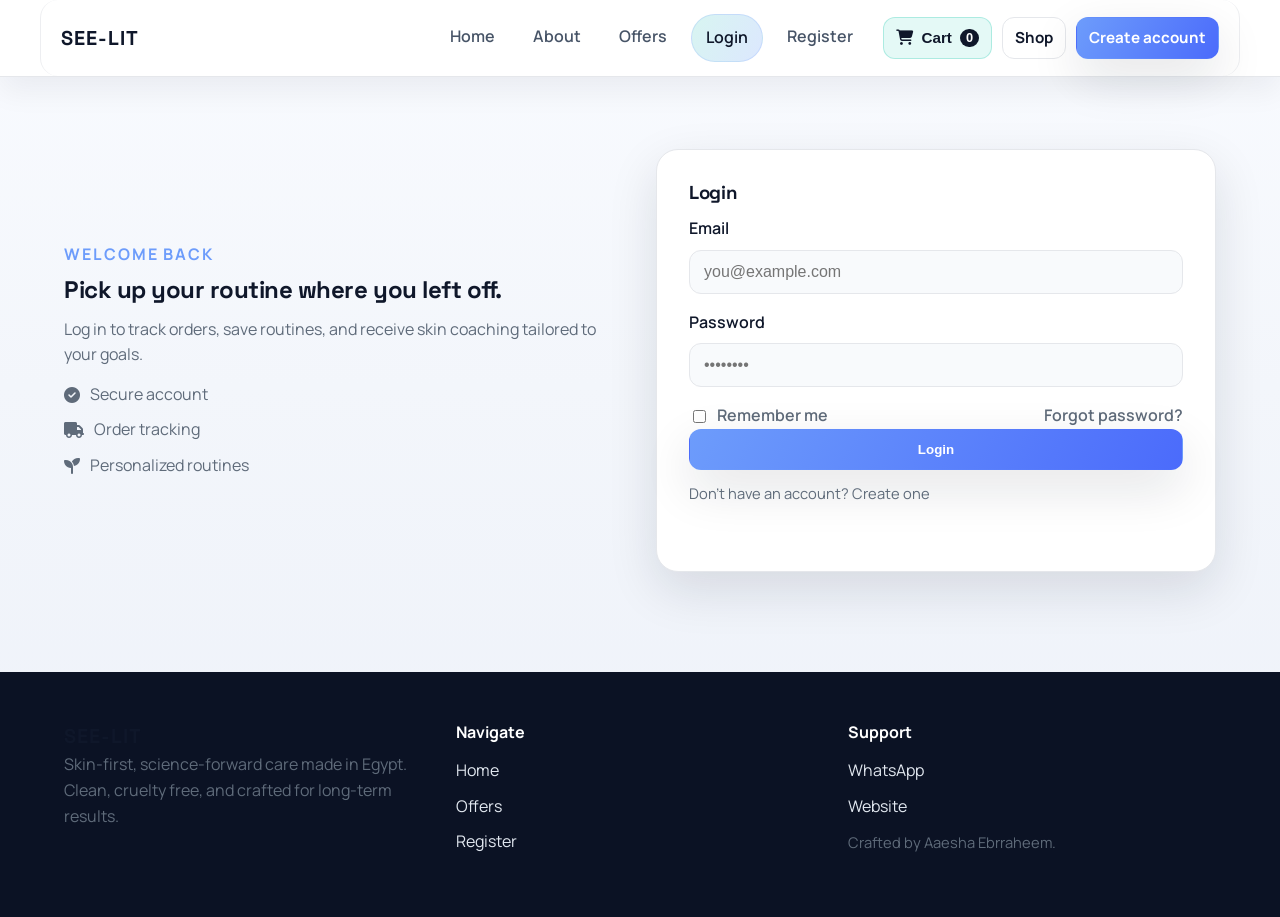
<file: HTML/pages/login.html>
<!DOCTYPE html>
<html lang="en">
<head>
  <meta charset="UTF-8">
  <meta name="viewport" content="width=device-width, initial-scale=1">
  <title>SEE-LIT | Login</title>
  <link rel="stylesheet" href="style.css">
  <link rel="stylesheet" href="https://cdnjs.cloudflare.com/ajax/libs/font-awesome/6.5.2/css/all.min.css">
</head>
<body>
  <header class="navbar">
    <div class="nav-shell">
      <a class="logo" href="home.html">SEE-LIT</a>
      <nav class="nav-links">
        <a href="home.html">Home</a>
        <a href="about.html">About</a>
        <a href="Discountpackage.html">Offers</a>
        <a class="active-link" href="login.html">Login</a>
        <a href="register.html">Register</a>
      </nav>
      <div class="nav-actions">
        <a class="btn btn-ghost small" href="home.html">Shop</a>
        <a class="btn btn-primary small" href="register.html">Create account</a>
      </div>
    </div>
  </header>

  <main class="section">
    <div class="container auth-grid">
      <div>
        <p class="eyebrow">Welcome back</p>
        <h2>Pick up your routine where you left off.</h2>
        <p>Log in to track orders, save routines, and receive skin coaching tailored to your goals.</p>
        <ul class="list">
          <li><i class="fa-solid fa-circle-check"></i> Secure account</li>
          <li><i class="fa-solid fa-truck"></i> Order tracking</li>
          <li><i class="fa-solid fa-seedling"></i> Personalized routines</li>
        </ul>
      </div>

      <form class="auth-card">
        <h3>Login</h3>
        <div class="field">
          <label for="login-email">Email</label>
          <input id="login-email" type="email" name="email" placeholder="you@example.com" required>
        </div>
        <div class="field">
          <label for="login-password">Password</label>
          <input id="login-password" type="password" name="password" placeholder="••••••••" required minlength="6">
        </div>
        <div class="form-actions">
          <label class="note"><input type="checkbox" name="remember"> Remember me</label>
          <a class="note" href="#">Forgot password?</a>
        </div>
        <button class="btn btn-primary" type="submit" style="width: 100%; justify-content: center;">Login</button>
        <p class="helper" style="margin-top: 12px;">Don't have an account? <a href="register.html">Create one</a></p>
      </form>
    </div>
  </main>

  <footer>
    <div class="container footer-grid">
      <div>
        <div class="logo">SEE-LIT</div>
        <p>Skin-first, science-forward care made in Egypt. Clean, cruelty free, and crafted for long-term results.</p>
      </div>
      <div>
        <div class="footer-title">Navigate</div>
        <ul class="list">
          <li><a href="home.html">Home</a></li>
          <li><a href="Discountpackage.html">Offers</a></li>
          <li><a href="register.html">Register</a></li>
        </ul>
      </div>
      <div>
        <div class="footer-title">Support</div>
        <ul class="list">
          <li><a href="https://wa.me/201101162224?" target="_blank" rel="noopener">WhatsApp</a></li>
          <li><a href="https://see-lit.com" target="_blank" rel="noopener">Website</a></li>
        </ul>
        <p class="helper" style="margin-top:12px;">Crafted by Aaesha Ebrraheem.</p>
      </div>
    </div>
  </footer>
  <script src="app.js"></script>
</body>
</html>
</file>
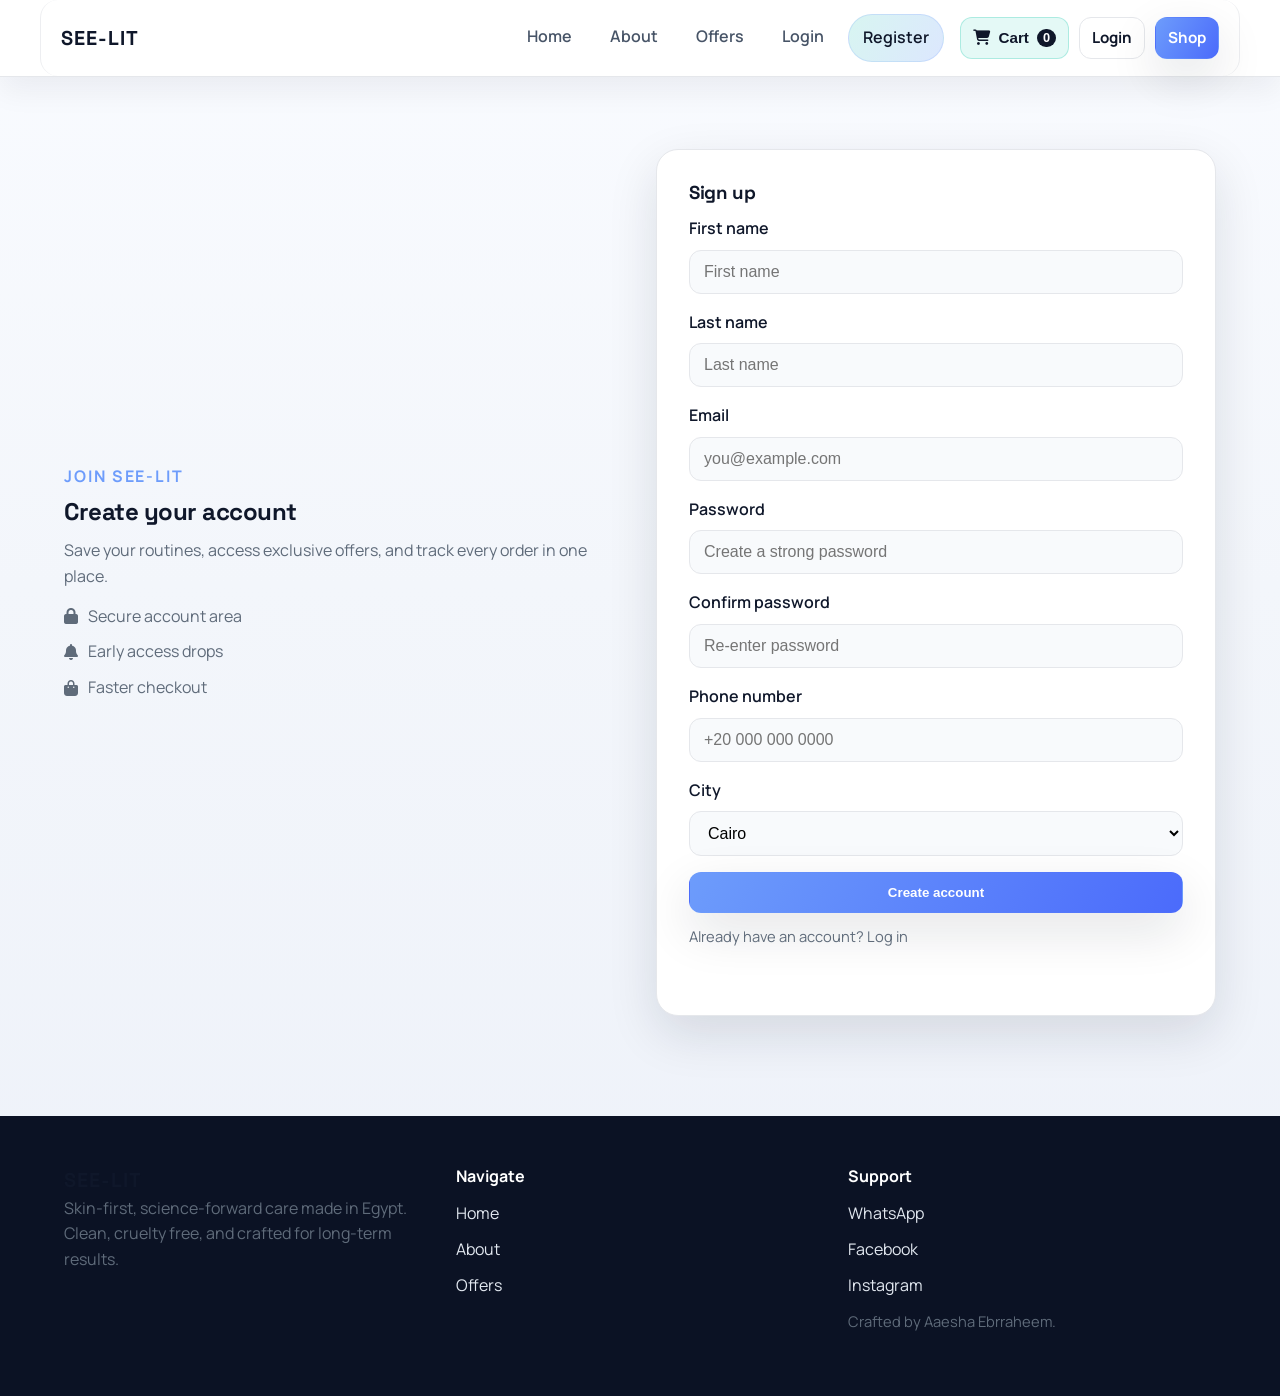
<file: HTML/pages/register.html>
<!DOCTYPE html>
<html lang="en">
<head>
  <meta charset="UTF-8">
  <meta name="viewport" content="width=device-width, initial-scale=1">
  <title>SEE-LIT | Create account</title>
  <link rel="stylesheet" href="style.css">
  <link rel="stylesheet" href="https://cdnjs.cloudflare.com/ajax/libs/font-awesome/6.5.2/css/all.min.css">
</head>
<body>
  <header class="navbar">
    <div class="nav-shell">
      <a class="logo" href="home.html">SEE-LIT</a>
      <nav class="nav-links">
        <a href="home.html">Home</a>
        <a href="about.html">About</a>
        <a href="Discountpackage.html">Offers</a>
        <a href="login.html">Login</a>
        <a class="active-link" href="register.html">Register</a>
      </nav>
      <div class="nav-actions">
        <a class="btn btn-ghost small" href="login.html">Login</a>
        <a class="btn btn-primary small" href="Discountpackage.html">Shop</a>
      </div>
    </div>
  </header>

  <main class="section">
    <div class="container auth-grid">
      <div>
        <p class="eyebrow">Join SEE-LIT</p>
        <h2>Create your account</h2>
        <p>Save your routines, access exclusive offers, and track every order in one place.</p>
        <ul class="list">
          <li><i class="fa-solid fa-lock"></i> Secure account area</li>
          <li><i class="fa-solid fa-bell"></i> Early access drops</li>
          <li><i class="fa-solid fa-bag-shopping"></i> Faster checkout</li>
        </ul>
      </div>

      <form class="auth-card">
        <h3>Sign up</h3>
        <div class="field">
          <label for="first-name">First name</label>
          <input id="first-name" type="text" name="first_name" placeholder="First name" required>
        </div>
        <div class="field">
          <label for="last-name">Last name</label>
          <input id="last-name" type="text" name="last_name" placeholder="Last name" required>
        </div>
        <div class="field">
          <label for="email">Email</label>
          <input id="email" type="email" name="email" placeholder="you@example.com" required>
        </div>
        <div class="field">
          <label for="password">Password</label>
          <input id="password" type="password" name="password" placeholder="Create a strong password" required minlength="6">
        </div>
        <div class="field">
          <label for="confirm-password">Confirm password</label>
          <input id="confirm-password" type="password" name="confirm_password" placeholder="Re-enter password" required minlength="6">
        </div>
        <div class="field">
          <label for="phone">Phone number</label>
          <input id="phone" type="tel" name="phone" placeholder="+20 000 000 0000">
        </div>
        <div class="field">
          <label for="city">City</label>
          <select id="city" name="city">
            <option value="Cairo">Cairo</option>
            <option value="Alexandria">Alexandria</option>
            <option value="Giza">Giza</option>
            <option value="Kafr El Sheikh">Kafr El Sheikh</option>
            <option value="Luxor">Luxor</option>
            <option value="Port Said">Port Said</option>
            <option value="Suez">Suez</option>
            <option value="Beni Suef">Beni Suef</option>
            <option value="Damietta">Damietta</option>
            <option value="Minya">Minya</option>
          </select>
        </div>
        <button class="btn btn-primary" type="submit" style="width: 100%; justify-content: center;">Create account</button>
        <p class="helper" style="margin-top: 12px;">Already have an account? <a href="login.html">Log in</a></p>
      </form>
    </div>
  </main>

  <footer>
    <div class="container footer-grid">
      <div>
        <div class="logo">SEE-LIT</div>
        <p>Skin-first, science-forward care made in Egypt. Clean, cruelty free, and crafted for long-term results.</p>
      </div>
      <div>
        <div class="footer-title">Navigate</div>
        <ul class="list">
          <li><a href="home.html">Home</a></li>
          <li><a href="about.html">About</a></li>
          <li><a href="Discountpackage.html">Offers</a></li>
        </ul>
      </div>
      <div>
        <div class="footer-title">Support</div>
        <ul class="list">
          <li><a href="https://wa.me/201101162224?" target="_blank" rel="noopener">WhatsApp</a></li>
          <li><a href="https://www.facebook.com/SeeLitMedinza" target="_blank" rel="noopener">Facebook</a></li>
          <li><a href="https://www.instagram.com/seelitegypt/?utm_source=ig_web_button_share_sheet" target="_blank" rel="noopener">Instagram</a></li>
        </ul>
        <p class="helper" style="margin-top:12px;">Crafted by Aaesha Ebrraheem.</p>
      </div>
    </div>
  </footer>
  <script src="app.js"></script>
</body>
</html>
</file>
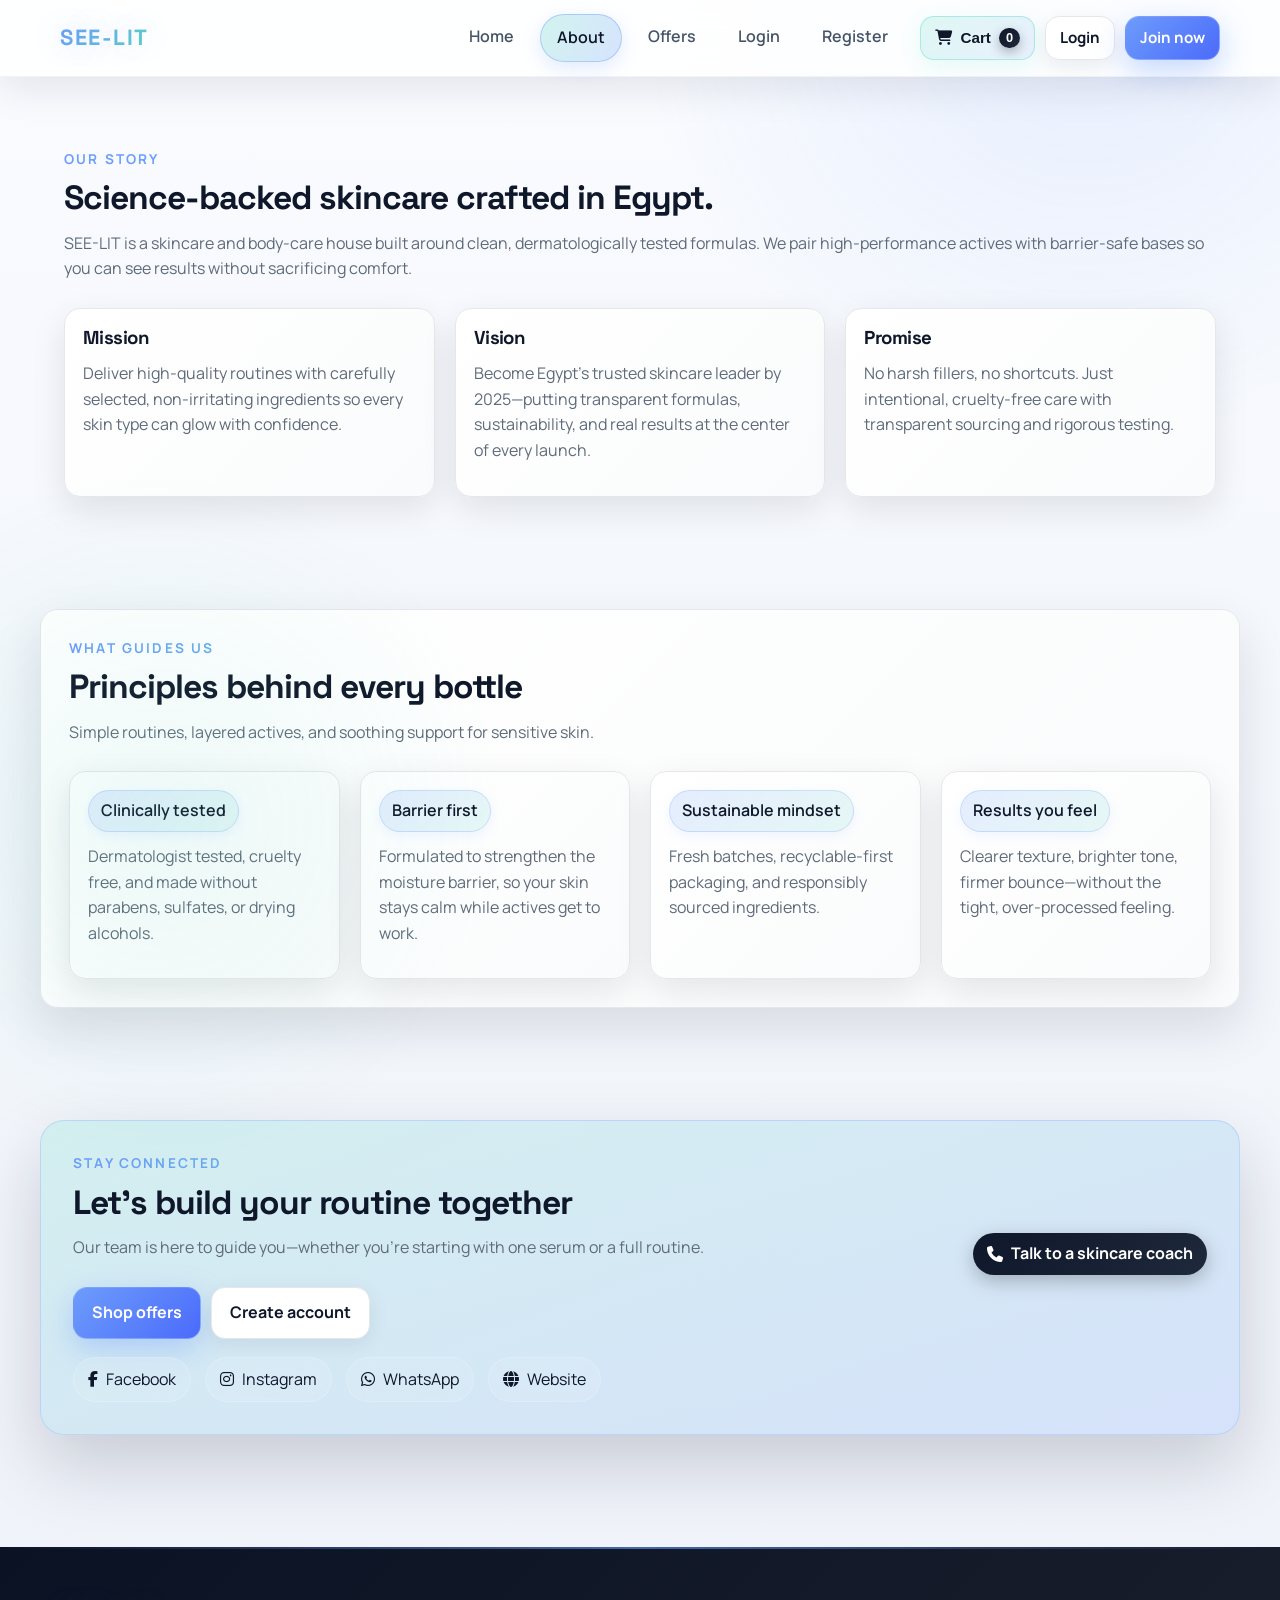
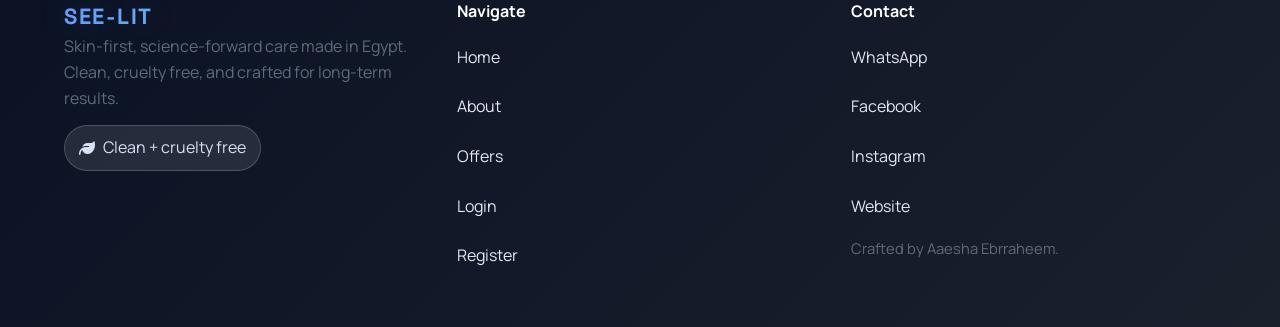
<file: src/pages/about.html>
<!DOCTYPE html>
<html lang="en">
<head>
  <meta charset="UTF-8">
  <meta name="viewport" content="width=device-width, initial-scale=1">
  <meta name="description" content="Discover SEE-LIT's story, mission, and clean dermatologically tested skincare crafted in Egypt for sensitive skin.">
  <link rel="canonical" href="https://see-lit.com/about.html">
  <link rel="icon" type="image/png" href="../images/gh.png">
  <meta property="og:type" content="website">
  <meta property="og:site_name" content="SEE-LIT">
  <meta property="og:title" content="About SEE-LIT">
  <meta property="og:description" content="Science-backed, barrier-safe skincare made in Egypt with sustainable, cruelty free practices.">
  <meta property="og:url" content="https://see-lit.com/about.html">
  <meta property="og:image" content="https://see-lit.com/images/yyy.jpg">
  <meta name="twitter:card" content="summary_large_image">
  <meta name="twitter:title" content="About SEE-LIT">
  <meta name="twitter:description" content="Learn how SEE-LIT crafts clean, dermatologist-tested routines for every skin type.">
  <meta name="twitter:image" content="https://see-lit.com/images/yyy.jpg">
  <title>About SEE-LIT</title>
  <link rel="stylesheet" href="../css/site-global.css">
  <link rel="stylesheet" href="https://cdnjs.cloudflare.com/ajax/libs/font-awesome/6.5.2/css/all.min.css">
</head>
<body>
  <header class="navbar">
    <div class="nav-shell">
      <a class="logo" href="index.html">SEE-LIT</a>
      <nav class="nav-links">
        <a href="index.html">Home</a>
        <a class="active-link" href="about.html">About</a>
        <a href="offers.html">Offers</a>
        <a href="login.html">Login</a>
        <a href="register.html">Register</a>
      </nav>
      <button class="nav-toggle" type="button" aria-label="Toggle navigation" aria-expanded="false">
        <span></span>
        <span></span>
        <span></span>
      </button>
      <div class="nav-actions">
        <a class="btn btn-ghost small" href="login.html">Login</a>
        <a class="btn btn-primary small" href="register.html">Join now</a>
      </div>
    </div>
  </header>

  <main>
    <section class="section">
      <div class="container">
        <p class="eyebrow">our story</p>
        <h2>Science-backed skincare crafted in Egypt.</h2>
        <p>SEE-LIT is a skincare and body-care house built around clean, dermatologically tested formulas. We pair high-performance actives with barrier-safe bases so you can see results without sacrificing comfort.</p>

        <div class="feature-grid" style="margin-top: 26px;">
          <div class="feature">
            <h3>Mission</h3>
            <p>Deliver high-quality routines with carefully selected, non-irritating ingredients so every skin type can glow with confidence.</p>
          </div>
          <div class="feature">
            <h3>Vision</h3>
            <p>Become Egypt’s trusted skincare leader by 2025—putting transparent formulas, sustainability, and real results at the center of every launch.</p>
          </div>
          <div class="feature">
            <h3>Promise</h3>
            <p>No harsh fillers, no shortcuts. Just intentional, cruelty-free care with transparent sourcing and rigorous testing.</p>
          </div>
        </div>
      </div>
    </section>

    <section class="section">
      <div class="container surface">
        <div class="section-header" style="margin-bottom: 12px;">
          <div>
            <p class="eyebrow">What guides us</p>
            <h2>Principles behind every bottle</h2>
            <p>Simple routines, layered actives, and soothing support for sensitive skin.</p>
          </div>
        </div>
        <div class="feature-grid">
          <div class="feature">
            <div class="tag">Clinically tested</div>
            <p>Dermatologist tested, cruelty free, and made without parabens, sulfates, or drying alcohols.</p>
          </div>
          <div class="feature">
            <div class="tag">Barrier first</div>
            <p>Formulated to strengthen the moisture barrier, so your skin stays calm while actives get to work.</p>
          </div>
          <div class="feature">
            <div class="tag">Sustainable mindset</div>
            <p>Fresh batches, recyclable-first packaging, and responsibly sourced ingredients.</p>
          </div>
          <div class="feature">
            <div class="tag">Results you feel</div>
            <p>Clearer texture, brighter tone, firmer bounce—without the tight, over-processed feeling.</p>
          </div>
        </div>
      </div>
    </section>

    <section class="section">
      <div class="container offers-hero">
        <div class="section-header" style="margin-bottom: 12px;">
          <div>
            <p class="eyebrow">Stay connected</p>
            <h2>Let’s build your routine together</h2>
            <p>Our team is here to guide you—whether you’re starting with one serum or a full routine.</p>
          </div>
          <div class="price-chip"><i class="fa-solid fa-phone"></i> Talk to a skincare coach</div>
        </div>
        <div class="nav-actions" style="margin: 6px 0 18px;">
          <a class="btn btn-primary" href="offers.html">Shop offers</a>
          <a class="btn btn-ghost" href="register.html">Create account</a>
        </div>
        <div class="social-row">
          <a class="pill-dark" href="https://www.facebook.com/SeeLitMedinza" target="_blank" rel="noopener"><i class="fa-brands fa-facebook-f"></i> Facebook</a>
          <a class="pill-dark" href="https://www.instagram.com/seelitegypt/?utm_source=ig_web_button_share_sheet" target="_blank" rel="noopener"><i class="fa-brands fa-instagram"></i> Instagram</a>
          <a class="pill-dark" href="https://wa.me/201101162224?" target="_blank" rel="noopener"><i class="fa-brands fa-whatsapp"></i> WhatsApp</a>
          <a class="pill-dark" href="https://see-lit.com" target="_blank" rel="noopener"><i class="fa-solid fa-globe"></i> Website</a>
        </div>
      </div>
    </section>
  </main>

  <footer>
    <div class="container footer-grid">
      <div>
        <div class="logo">SEE-LIT</div>
        <p>Skin-first, science-forward care made in Egypt. Clean, cruelty free, and crafted for long-term results.</p>
        <div class="pill-dark"><i class="fa-solid fa-leaf"></i> Clean + cruelty free</div>
      </div>
      <div>
        <div class="footer-title">Navigate</div>
        <ul class="list">
          <li><a href="index.html">Home</a></li>
          <li><a href="about.html">About</a></li>
          <li><a href="offers.html">Offers</a></li>
          <li><a href="login.html">Login</a></li>
          <li><a href="register.html">Register</a></li>
        </ul>
      </div>
      <div>
        <div class="footer-title">Contact</div>
        <ul class="list">
          <li><a href="https://wa.me/201101162224?" target="_blank" rel="noopener">WhatsApp</a></li>
          <li><a href="https://www.facebook.com/SeeLitMedinza" target="_blank" rel="noopener">Facebook</a></li>
          <li><a href="https://www.instagram.com/seelitegypt/?utm_source=ig_web_button_share_sheet" target="_blank" rel="noopener">Instagram</a></li>
          <li><a href="https://see-lit.com" target="_blank" rel="noopener">Website</a></li>
        </ul>
        <p class="helper" style="margin-top:12px;">Crafted by Aaesha Ebrraheem.</p>
      </div>
    </div>
  </footer>
  <script src="../js/app.js"></script>
</body>
</html>
</file>
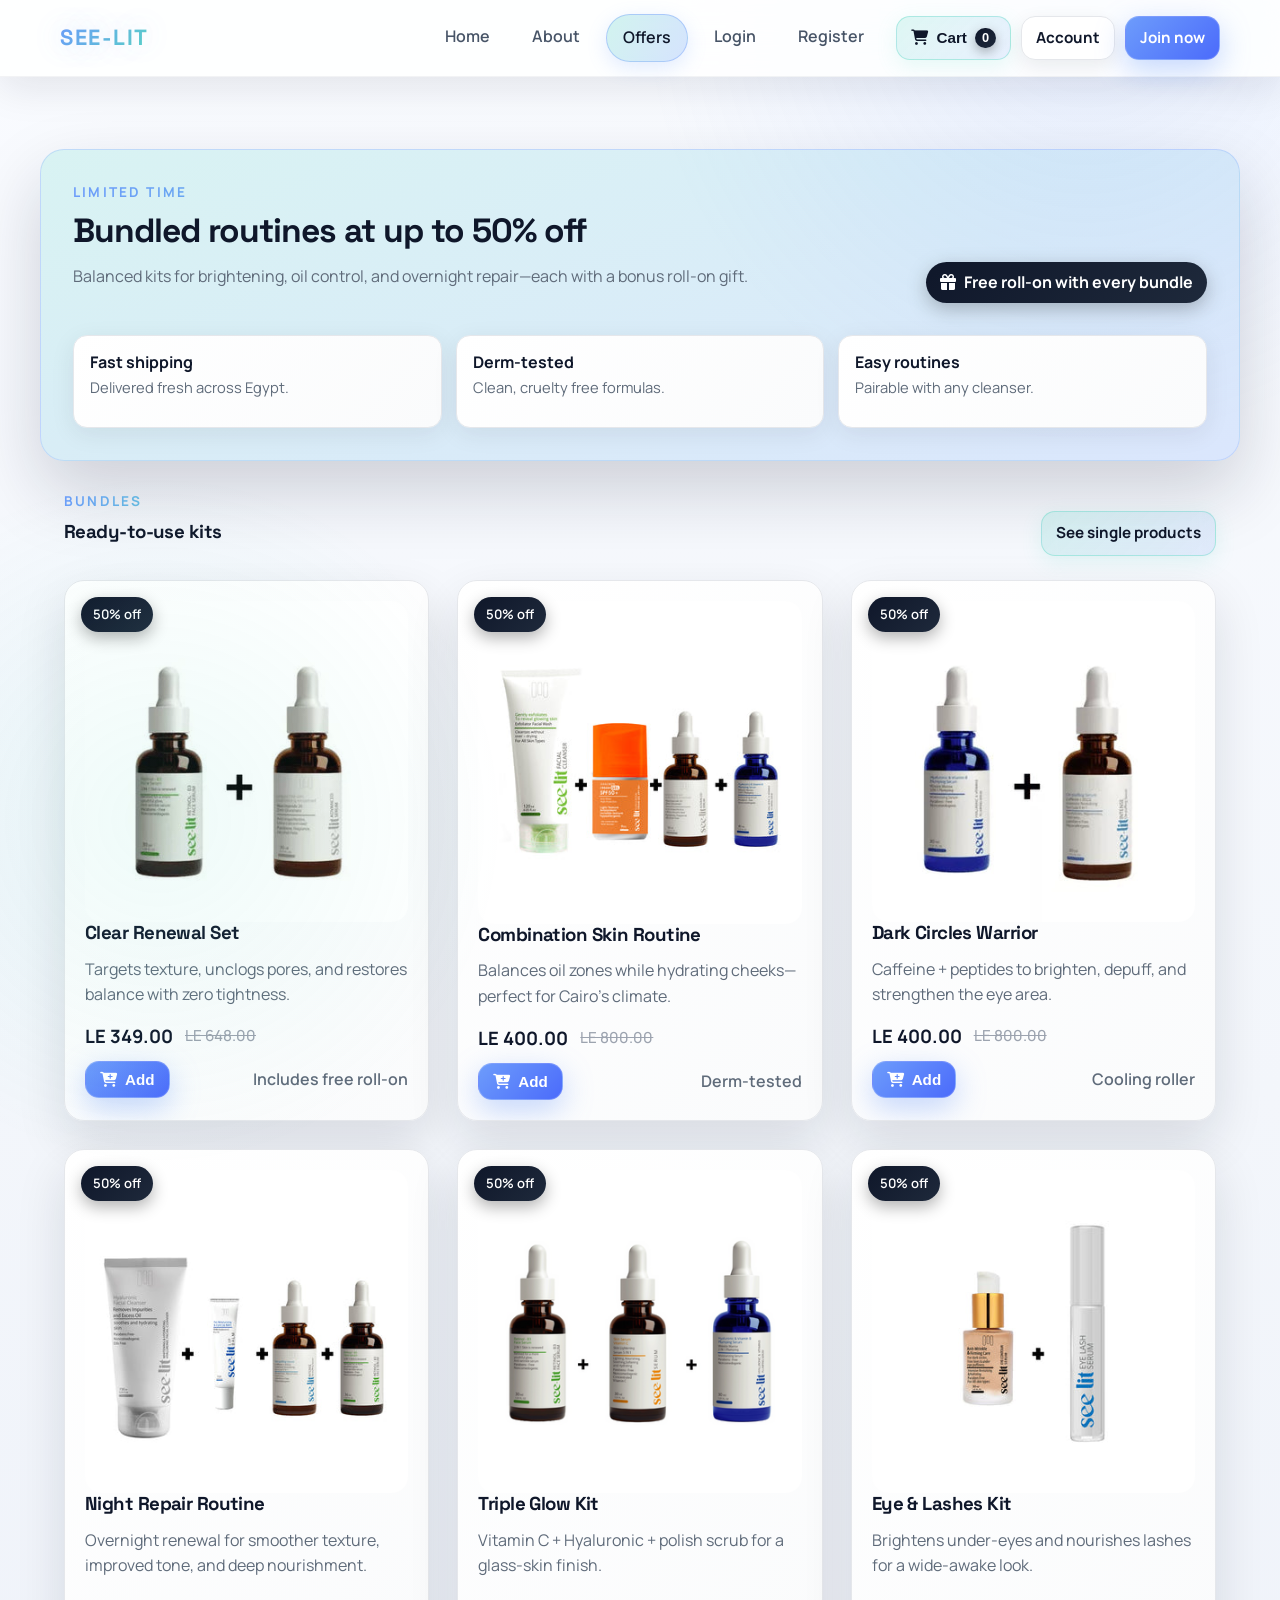
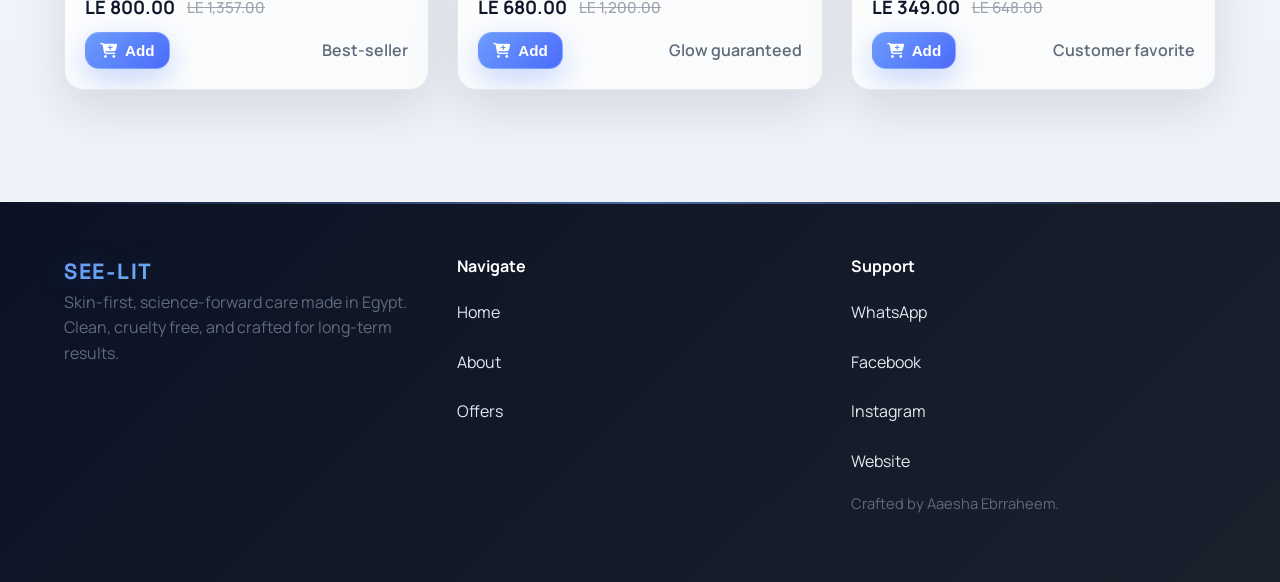
<file: src/pages/Discountpackage.html>
<!DOCTYPE html>
<html lang="en">
<head>
  <meta charset="UTF-8">
  <meta name="viewport" content="width=device-width, initial-scale=1">
  <title>SEE-LIT | Offers</title>
  <link rel="stylesheet" href="../css/site-global.css">
  <link rel="stylesheet" href="https://cdnjs.cloudflare.com/ajax/libs/font-awesome/6.5.2/css/all.min.css">
</head>
<body>
  <header class="navbar">
    <div class="nav-shell">
      <a class="logo" href="home.html">SEE-LIT</a>
      <nav class="nav-links">
        <a href="home.html">Home</a>
        <a href="about.html">About</a>
        <a class="active-link" href="Discountpackage.html">Offers</a>
        <a href="login.html">Login</a>
        <a href="register.html">Register</a>
      </nav>
      <div class="nav-actions">
        <a class="btn btn-ghost small" href="login.html">Account</a>
        <a class="btn btn-primary small" href="register.html">Join now</a>
      </div>
    </div>
  </header>

  <main class="section">
    <div class="container offers-hero">
      <div class="section-header" style="margin-bottom: 12px;">
        <div>
          <p class="eyebrow">limited time</p>
          <h2>Bundled routines at up to 50% off</h2>
          <p>Balanced kits for brightening, oil control, and overnight repair—each with a bonus roll-on gift.</p>
        </div>
        <div class="price-chip"><i class="fa-solid fa-gift"></i> Free roll-on with every bundle</div>
      </div>
      <div class="stat-row">
        <div class="stat"><strong>Fast shipping</strong><p class="helper">Delivered fresh across Egypt.</p></div>
        <div class="stat"><strong>Derm-tested</strong><p class="helper">Clean, cruelty free formulas.</p></div>
        <div class="stat"><strong>Easy routines</strong><p class="helper">Pairable with any cleanser.</p></div>
      </div>
    </div>

    <div class="container" style="margin-top: 30px;">
      <div class="section-header">
        <div>
          <p class="eyebrow">Bundles</p>
          <h3>Ready-to-use kits</h3>
        </div>
        <a class="btn btn-soft small" href="home.html#best-sellers">See single products</a>
      </div>

      <div class="grid grid-3">
        <article class="card">
          <span class="badge">50% off</span>
          <img src="../images/345.jpg" alt="Clear renewal bundle">
          <h3>Clear Renewal Set</h3>
          <p>Targets texture, unclogs pores, and restores balance with zero tightness.</p>
          <div class="price">LE 349.00 <del>LE 648.00</del></div>
          <div class="form-actions">
            <button class="btn btn-primary small add-to-cart" type="button" data-product="Clear Renewal Set" data-price="349" data-image="../images/345.jpg"><i class="fa-solid fa-cart-plus"></i> Add</button>
            <span class="note">Includes free roll-on</span>
          </div>
        </article>

        <article class="card">
          <span class="badge">50% off</span>
          <img src="../images/89.jpg" alt="Combination skin routine">
          <h3>Combination Skin Routine</h3>
          <p>Balances oil zones while hydrating cheeks—perfect for Cairo’s climate.</p>
          <div class="price">LE 400.00 <del>LE 800.00</del></div>
          <div class="form-actions">
            <button class="btn btn-primary small add-to-cart" type="button" data-product="Combination Skin Routine" data-price="400" data-image="../images/89.jpg"><i class="fa-solid fa-cart-plus"></i> Add</button>
            <span class="note">Derm-tested</span>
          </div>
        </article>

        <article class="card">
          <span class="badge">50% off</span>
          <img src="../images/23.jpg" alt="Dark circles warrior bundle">
          <h3>Dark Circles Warrior</h3>
          <p>Caffeine + peptides to brighten, depuff, and strengthen the eye area.</p>
          <div class="price">LE 400.00 <del>LE 800.00</del></div>
          <div class="form-actions">
            <button class="btn btn-primary small add-to-cart" type="button" data-product="Dark Circles Warrior" data-price="400" data-image="../images/23.jpg"><i class="fa-solid fa-cart-plus"></i> Add</button>
            <span class="note">Cooling roller</span>
          </div>
        </article>

        <article class="card">
          <span class="badge">50% off</span>
          <img src="../images/2.jpg" alt="Night repair routine bundle">
          <h3>Night Repair Routine</h3>
          <p>Overnight renewal for smoother texture, improved tone, and deep nourishment.</p>
          <div class="price">LE 800.00 <del>LE 1,357.00</del></div>
          <div class="form-actions">
            <button class="btn btn-primary small add-to-cart" type="button" data-product="Night Repair Routine" data-price="800" data-image="../images/2.jpg"><i class="fa-solid fa-cart-plus"></i> Add</button>
            <span class="note">Best-seller</span>
          </div>
        </article>

        <article class="card">
          <span class="badge">50% off</span>
          <img src="../images/gh.png" alt="Triple glow kit">
          <h3>Triple Glow Kit</h3>
          <p>Vitamin C + Hyaluronic + polish scrub for a glass-skin finish.</p>
          <div class="price">LE 680.00 <del>LE 1,200.00</del></div>
          <div class="form-actions">
            <button class="btn btn-primary small add-to-cart" type="button" data-product="Triple Glow Kit" data-price="680" data-image="../images/gh.png"><i class="fa-solid fa-cart-plus"></i> Add</button>
            <span class="note">Glow guaranteed</span>
          </div>
        </article>

        <article class="card">
          <span class="badge">50% off</span>
          <img src="../images/3_4.jpg" alt="Eye and lashes kit">
          <h3>Eye & Lashes Kit</h3>
          <p>Brightens under-eyes and nourishes lashes for a wide-awake look.</p>
          <div class="price">LE 349.00 <del>LE 648.00</del></div>
          <div class="form-actions">
            <button class="btn btn-primary small add-to-cart" type="button" data-product="Eye & Lashes Kit" data-price="349" data-image="../images/3_4.jpg"><i class="fa-solid fa-cart-plus"></i> Add</button>
            <span class="note">Customer favorite</span>
          </div>
        </article>
      </div>
    </div>
  </main>

  <footer>
    <div class="container footer-grid">
      <div>
        <div class="logo">SEE-LIT</div>
        <p>Skin-first, science-forward care made in Egypt. Clean, cruelty free, and crafted for long-term results.</p>
      </div>
      <div>
        <div class="footer-title">Navigate</div>
        <ul class="list">
          <li><a href="home.html">Home</a></li>
          <li><a href="about.html">About</a></li>
          <li><a href="Discountpackage.html">Offers</a></li>
        </ul>
      </div>
      <div>
        <div class="footer-title">Support</div>
        <ul class="list">
          <li><a href="https://wa.me/201101162224?" target="_blank" rel="noopener">WhatsApp</a></li>
          <li><a href="https://www.facebook.com/SeeLitMedinza" target="_blank" rel="noopener">Facebook</a></li>
          <li><a href="https://www.instagram.com/seelitegypt/?utm_source=ig_web_button_share_sheet" target="_blank" rel="noopener">Instagram</a></li>
          <li><a href="https://see-lit.com" target="_blank" rel="noopener">Website</a></li>
        </ul>
        <p class="helper" style="margin-top:12px;">Crafted by Aaesha Ebrraheem.</p>
      </div>
    </div>
  </footer>
  <script src="../js/app.js"></script>
</body>
</html>
</file>
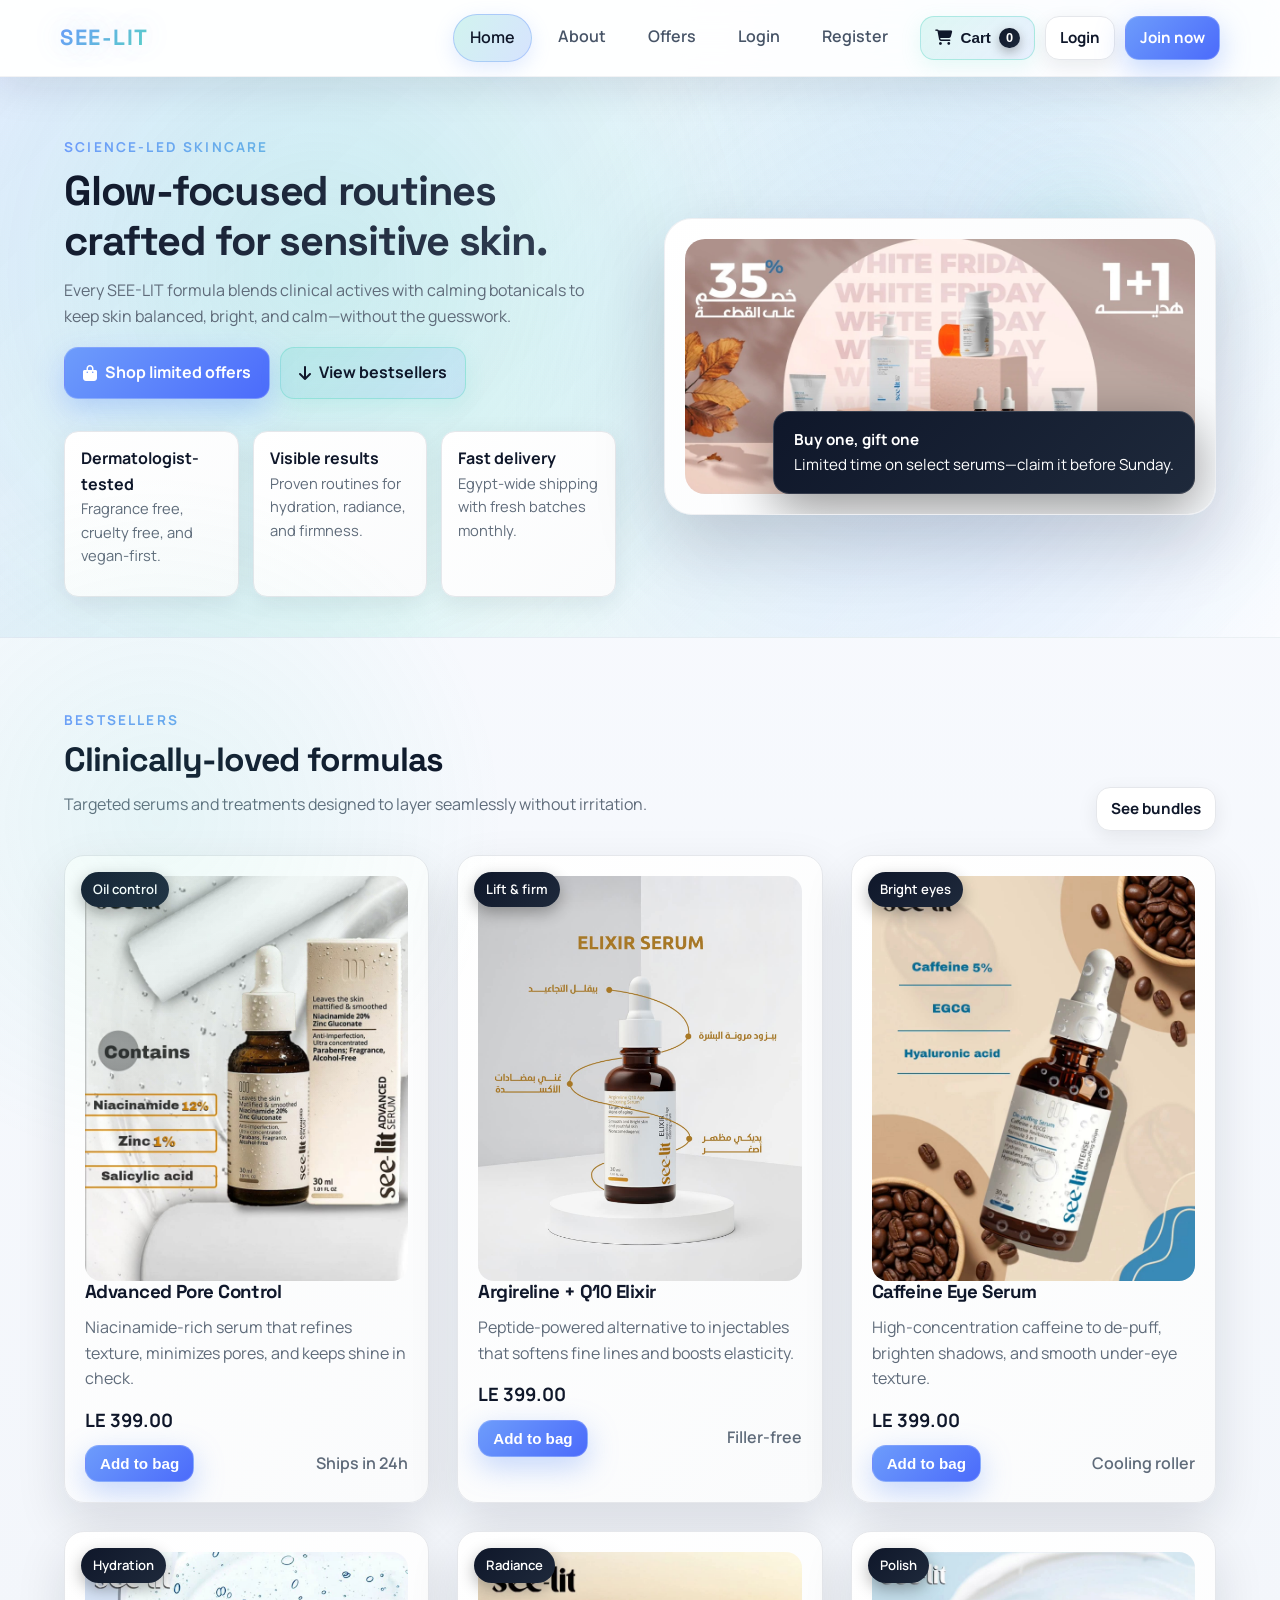
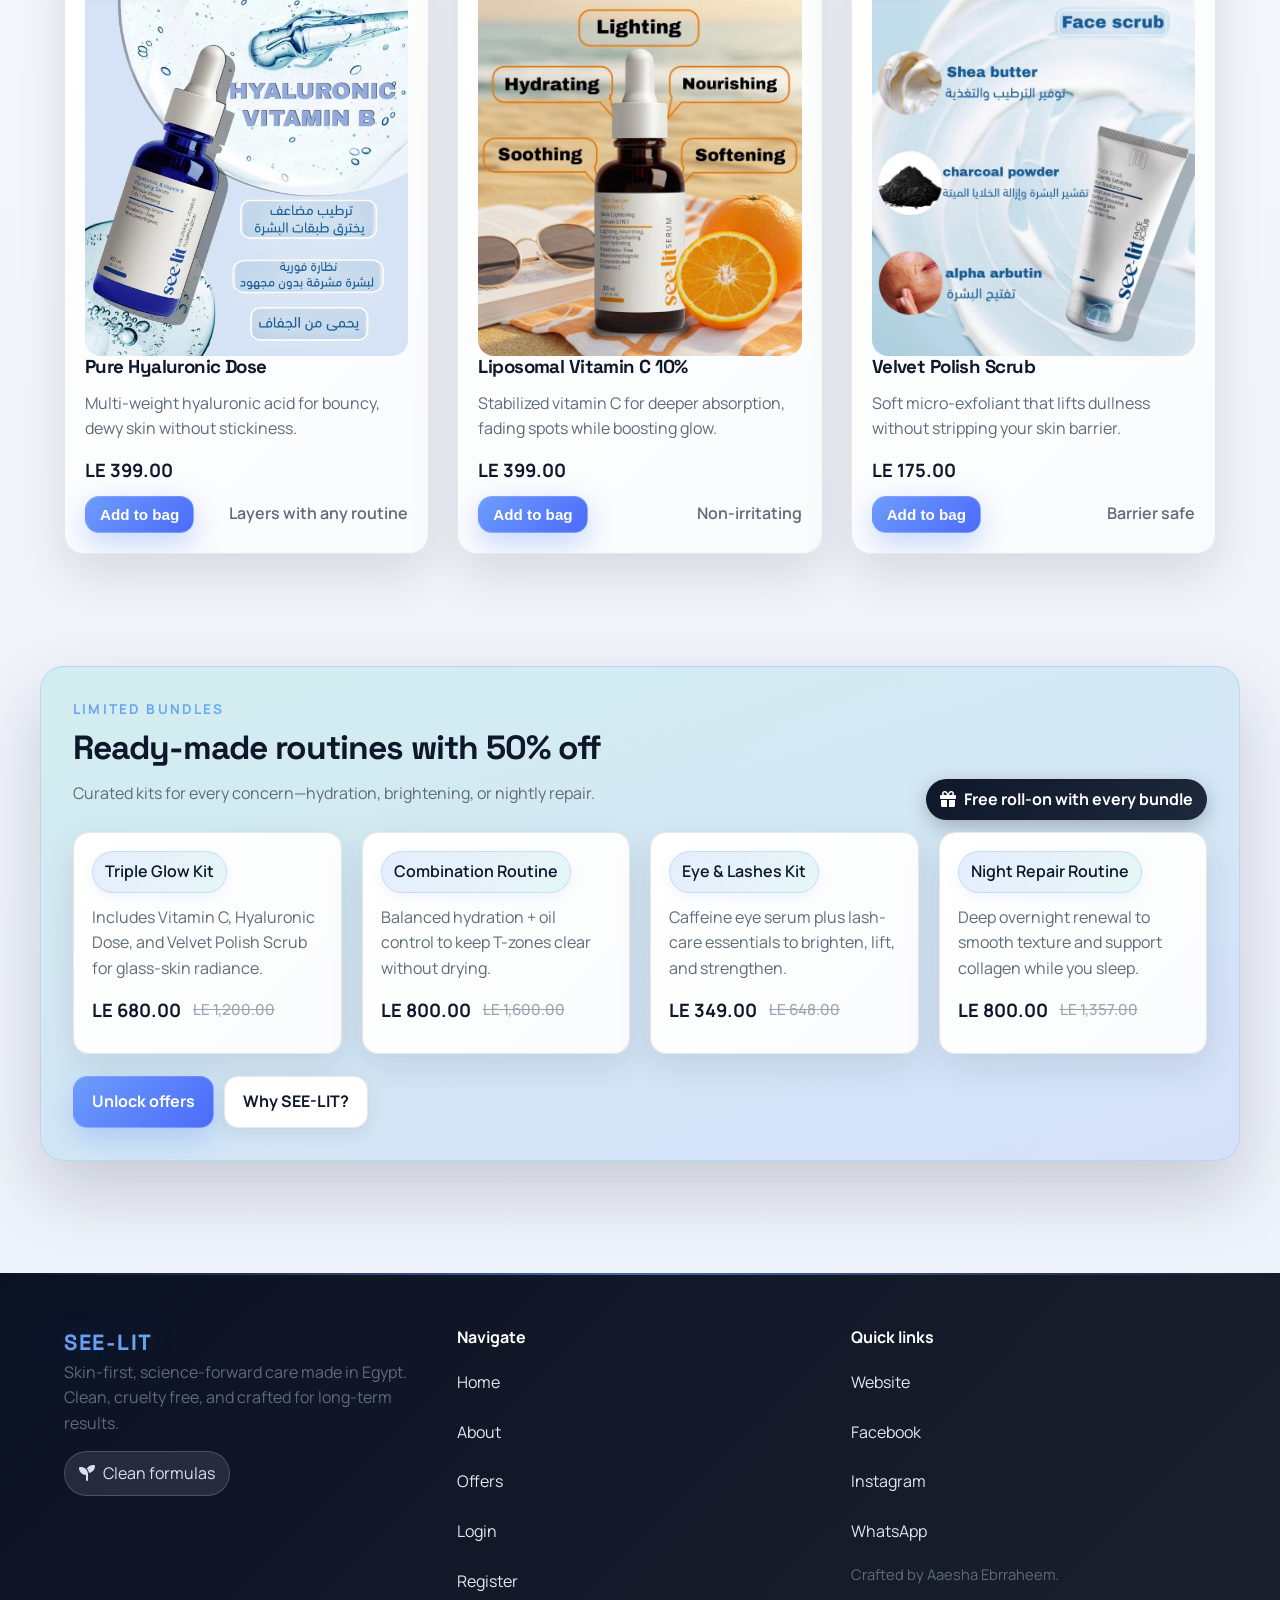
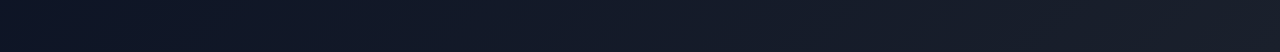
<file: src/pages/home.html>
<!DOCTYPE html>
<html lang="en">
<head>
  <meta charset="UTF-8">
  <meta name="viewport" content="width=device-width, initial-scale=1">
  <title>SEE-LIT | Radiant skincare</title>
  <link rel="stylesheet" href="../css/site-global.css">
  <link rel="stylesheet" href="https://cdnjs.cloudflare.com/ajax/libs/font-awesome/6.5.2/css/all.min.css">
</head>
<body>
  <header class="navbar">
    <div class="nav-shell">
      <a class="logo" href="home.html">SEE-LIT</a>
      <nav class="nav-links">
        <a class="active-link" href="home.html">Home</a>
        <a href="about.html">About</a>
        <a href="Discountpackage.html">Offers</a>
        <a href="login.html">Login</a>
        <a href="register.html">Register</a>
      </nav>
      <div class="nav-actions">
        <a class="btn btn-ghost small" href="login.html">Login</a>
        <a class="btn btn-primary small" href="register.html">Join now</a>
      </div>
    </div>
  </header>
  <main>
    <section class="hero">
      <div class="container hero-grid">
        <div>
          <p class="eyebrow">science-led skincare</p>
          <h1>Glow-focused routines crafted for sensitive skin.</h1>
          <p>Every SEE-LIT formula blends clinical actives with calming botanicals to keep skin balanced, bright, and calm—without the guesswork.</p>
          <div class="nav-actions" style="margin: 18px 0;">
            <a class="btn btn-primary" href="Discountpackage.html"><i class="fa-solid fa-bag-shopping"></i> Shop limited offers</a>
            <a class="btn btn-soft" href="#best-sellers"><i class="fa-solid fa-arrow-down"></i> View bestsellers</a>
          </div>
          <div class="stat-row">
            <div class="stat">
              <strong>Dermatologist-tested</strong>
              <p class="helper">Fragrance free, cruelty free, and vegan-first.</p>
            </div>
            <div class="stat">
              <strong>Visible results</strong>
              <p class="helper">Proven routines for hydration, radiance, and firmness.</p>
            </div>
            <div class="stat">
              <strong>Fast delivery</strong>
              <p class="helper">Egypt-wide shipping with fresh batches monthly.</p>
            </div>
          </div>
        </div>
        <div class="hero-media">
          <img src="../images/yyy.jpg" alt="SEE-LIT skincare routine">
          <div class="floating-card">
            <strong>Buy one, gift one</strong><br>
            Limited time on select serums—claim it before Sunday.
          </div>
        </div>
      </div>
    </section>

    <section id="best-sellers" class="section">
      <div class="container">
        <div class="section-header">
          <div>
            <p class="eyebrow">Bestsellers</p>
            <h2>Clinically-loved formulas</h2>
            <p>Targeted serums and treatments designed to layer seamlessly without irritation.</p>
          </div>
          <a class="btn btn-ghost small" href="Discountpackage.html">See bundles</a>
        </div>
        <div class="grid grid-3">
          <article class="card">
            <span class="badge">Oil control</span>
            <img src="../images/advanced.jpg" alt="Advanced pore control serum">
            <h3>Advanced Pore Control</h3>
            <p>Niacinamide-rich serum that refines texture, minimizes pores, and keeps shine in check.</p>
            <div class="price">LE 399.00</div>
            <div class="form-actions">
              <button class="btn btn-primary small add-to-cart" type="button" data-product="Advanced Pore Control" data-price="399" data-image="../images/advanced.jpg">Add to bag</button>
              <span class="note">Ships in 24h</span>
            </div>
          </article>

          <article class="card">
            <span class="badge">Lift & firm</span>
            <img src="../images/elixir.jpg" alt="Argireline Q10 elixir bottle">
            <h3>Argireline + Q10 Elixir</h3>
            <p>Peptide-powered alternative to injectables that softens fine lines and boosts elasticity.</p>
            <div class="price">LE 399.00</div>
            <div class="form-actions">
              <button class="btn btn-primary small add-to-cart" type="button" data-product="Argireline + Q10 Elixir" data-price="399" data-image="../images/elixir.jpg">Add to bag</button>
              <span class="note">Filler-free</span>
            </div>
          </article>

          <article class="card">
            <span class="badge">Bright eyes</span>
            <img src="../images/intense.jpg" alt="Caffeine eye serum bottle">
            <h3>Caffeine Eye Serum</h3>
            <p>High-concentration caffeine to de-puff, brighten shadows, and smooth under-eye texture.</p>
            <div class="price">LE 399.00</div>
            <div class="form-actions">
              <button class="btn btn-primary small add-to-cart" type="button" data-product="Caffeine Eye Serum" data-price="399" data-image="../images/intense.jpg">Add to bag</button>
              <span class="note">Cooling roller</span>
            </div>
          </article>

          <article class="card">
            <span class="badge">Hydration</span>
            <img src="../images/hyaluronic.jpg" alt="Hyaluronic acid serum bottle">
            <h3>Pure Hyaluronic Dose</h3>
            <p>Multi-weight hyaluronic acid for bouncy, dewy skin without stickiness.</p>
            <div class="price">LE 399.00</div>
            <div class="form-actions">
              <button class="btn btn-primary small add-to-cart" type="button" data-product="Pure Hyaluronic Dose" data-price="399" data-image="../images/hyaluronic.jpg">Add to bag</button>
              <span class="note">Layers with any routine</span>
            </div>
          </article>

          <article class="card">
            <span class="badge">Radiance</span>
            <img src="../images/vitamin c.jpg" alt="Vitamin C serum bottle">
            <h3>Liposomal Vitamin C 10%</h3>
            <p>Stabilized vitamin C for deeper absorption, fading spots while boosting glow.</p>
            <div class="price">LE 399.00</div>
            <div class="form-actions">
              <button class="btn btn-primary small add-to-cart" type="button" data-product="Liposomal Vitamin C 10%" data-price="399" data-image="../images/vitamin c.jpg">Add to bag</button>
              <span class="note">Non-irritating</span>
            </div>
          </article>

          <article class="card">
            <span class="badge">Polish</span>
            <img src="../images/scrub.jpg" alt="SEE-LIT facial scrub">
            <h3>Velvet Polish Scrub</h3>
            <p>Soft micro-exfoliant that lifts dullness without stripping your skin barrier.</p>
            <div class="price">LE 175.00</div>
            <div class="form-actions">
              <button class="btn btn-primary small add-to-cart" type="button" data-product="Velvet Polish Scrub" data-price="175" data-image="../images/scrub.jpg">Add to bag</button>
              <span class="note">Barrier safe</span>
            </div>
          </article>
        </div>
      </div>
    </section>

    <section class="section">
      <div class="container offers-hero">
        <div class="section-header" style="margin-bottom: 12px;">
          <div>
            <p class="eyebrow">Limited bundles</p>
            <h2>Ready-made routines with 50% off</h2>
            <p>Curated kits for every concern—hydration, brightening, or nightly repair.</p>
          </div>
          <div class="price-chip"><i class="fa-solid fa-gift"></i> Free roll-on with every bundle</div>
        </div>
        <div class="feature-grid">
          <div class="feature">
            <div class="tag">Triple Glow Kit</div>
            <p>Includes Vitamin C, Hyaluronic Dose, and Velvet Polish Scrub for glass-skin radiance.</p>
            <div class="price">LE 680.00 <del>LE 1,200.00</del></div>
          </div>
          <div class="feature">
            <div class="tag">Combination Routine</div>
            <p>Balanced hydration + oil control to keep T-zones clear without drying.</p>
            <div class="price">LE 800.00 <del>LE 1,600.00</del></div>
          </div>
          <div class="feature">
            <div class="tag">Eye & Lashes Kit</div>
            <p>Caffeine eye serum plus lash-care essentials to brighten, lift, and strengthen.</p>
            <div class="price">LE 349.00 <del>LE 648.00</del></div>
          </div>
          <div class="feature">
            <div class="tag">Night Repair Routine</div>
            <p>Deep overnight renewal to smooth texture and support collagen while you sleep.</p>
            <div class="price">LE 800.00 <del>LE 1,357.00</del></div>
          </div>
        </div>
        <div class="nav-actions" style="margin-top: 22px;">
          <a class="btn btn-primary" href="Discountpackage.html">Unlock offers</a>
          <a class="btn btn-ghost" href="about.html">Why SEE-LIT?</a>
        </div>
      </div>
    </section>
  </main>

  <footer>
    <div class="container footer-grid">
      <div>
        <div class="logo">SEE-LIT</div>
        <p>Skin-first, science-forward care made in Egypt. Clean, cruelty free, and crafted for long-term results.</p>
        <div class="pill-dark"><i class="fa-solid fa-seedling"></i> Clean formulas</div>
      </div>
      <div>
        <div class="footer-title">Navigate</div>
        <ul class="list">
          <li><a href="home.html">Home</a></li>
          <li><a href="about.html">About</a></li>
          <li><a href="Discountpackage.html">Offers</a></li>
          <li><a href="login.html">Login</a></li>
          <li><a href="register.html">Register</a></li>
        </ul>
      </div>
      <div>
        <div class="footer-title">Quick links</div>
        <ul class="list">
          <li><a href="https://see-lit.com" target="_blank" rel="noopener">Website</a></li>
          <li><a href="https://www.facebook.com/SeeLitMedinza" target="_blank" rel="noopener">Facebook</a></li>
          <li><a href="https://www.instagram.com/seelitegypt/?utm_source=ig_web_button_share_sheet" target="_blank" rel="noopener">Instagram</a></li>
          <li><a href="https://wa.me/201101162224?" target="_blank" rel="noopener">WhatsApp</a></li>
        </ul>
        <p class="helper" style="margin-top:12px;">Crafted by Aaesha Ebrraheem.</p>
      </div>
    </div>
  </footer>
  <script src="../js/app.js"></script>

</body>
</html>
</file>
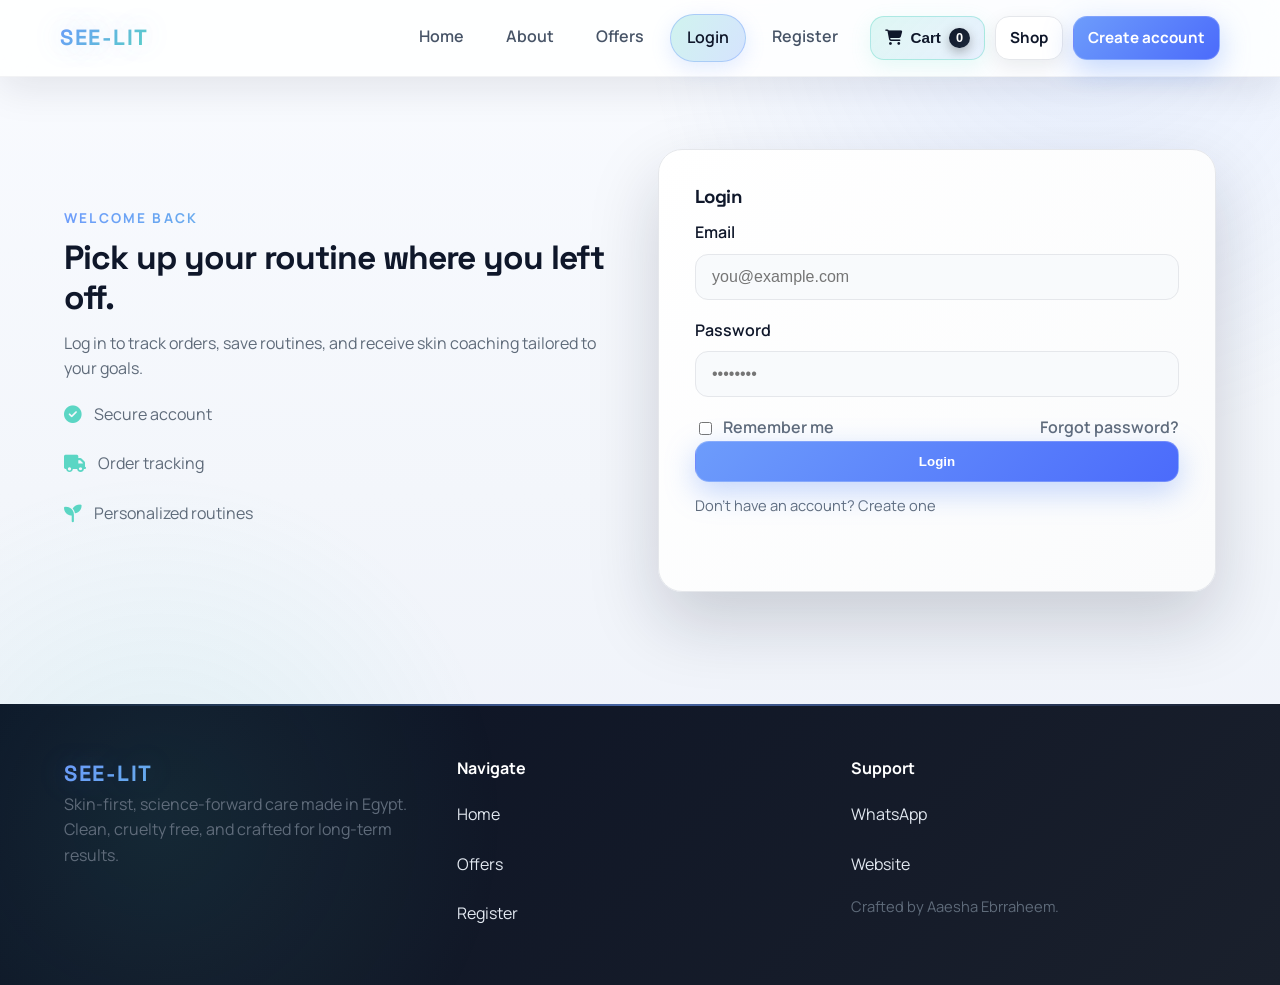
<file: src/pages/login.html>
<!DOCTYPE html>
<html lang="en">
<head>
  <meta charset="UTF-8">
  <meta name="viewport" content="width=device-width, initial-scale=1">
  <meta name="description" content="Log in to SEE-LIT to track orders, save routines, and access personalized skincare offers.">
  <link rel="canonical" href="https://see-lit.com/login.html">
  <link rel="icon" type="image/png" href="../images/gh.png">
  <meta property="og:type" content="website">
  <meta property="og:site_name" content="SEE-LIT">
  <meta property="og:title" content="SEE-LIT | Login">
  <meta property="og:description" content="Access your SEE-LIT account to manage routines and track your skincare orders.">
  <meta property="og:url" content="https://see-lit.com/login.html">
  <meta property="og:image" content="https://see-lit.com/images/yyy.jpg">
  <meta name="twitter:card" content="summary_large_image">
  <meta name="twitter:title" content="SEE-LIT | Login">
  <meta name="twitter:description" content="Sign in to continue your SEE-LIT skincare journey.">
  <meta name="twitter:image" content="https://see-lit.com/images/yyy.jpg">
  <title>SEE-LIT | Login</title>
  <link rel="stylesheet" href="../css/site-global.css">
  <link rel="stylesheet" href="https://cdnjs.cloudflare.com/ajax/libs/font-awesome/6.5.2/css/all.min.css">
</head>
<body>
  <header class="navbar">
    <div class="nav-shell">
      <a class="logo" href="index.html">SEE-LIT</a>
      <nav class="nav-links">
        <a href="index.html">Home</a>
        <a href="about.html">About</a>
        <a href="offers.html">Offers</a>
        <a class="active-link" href="login.html">Login</a>
        <a href="register.html">Register</a>
      </nav>
      <button class="nav-toggle" type="button" aria-label="Toggle navigation" aria-expanded="false">
        <span></span>
        <span></span>
        <span></span>
      </button>
      <div class="nav-actions">
        <a class="btn btn-ghost small" href="index.html">Shop</a>
        <a class="btn btn-primary small" href="register.html">Create account</a>
      </div>
    </div>
  </header>

  <main class="section">
    <div class="container auth-grid">
      <div>
        <p class="eyebrow">Welcome back</p>
        <h2>Pick up your routine where you left off.</h2>
        <p>Log in to track orders, save routines, and receive skin coaching tailored to your goals.</p>
        <ul class="list">
          <li><i class="fa-solid fa-circle-check"></i> Secure account</li>
          <li><i class="fa-solid fa-truck"></i> Order tracking</li>
          <li><i class="fa-solid fa-seedling"></i> Personalized routines</li>
        </ul>
      </div>

      <form class="auth-card">
        <h3>Login</h3>
        <div class="field">
          <label for="login-email">Email</label>
          <input id="login-email" type="email" name="email" placeholder="you@example.com" required>
        </div>
        <div class="field">
          <label for="login-password">Password</label>
          <input id="login-password" type="password" name="password" placeholder="••••••••" required minlength="6">
        </div>
        <div class="form-actions">
          <label class="note"><input type="checkbox" name="remember"> Remember me</label>
          <a class="note" href="#">Forgot password?</a>
        </div>
        <button class="btn btn-primary" type="submit" style="width: 100%; justify-content: center;">Login</button>
        <p class="helper" style="margin-top: 12px;">Don't have an account? <a href="register.html">Create one</a></p>
      </form>
    </div>
  </main>

  <footer>
    <div class="container footer-grid">
      <div>
        <div class="logo">SEE-LIT</div>
        <p>Skin-first, science-forward care made in Egypt. Clean, cruelty free, and crafted for long-term results.</p>
      </div>
      <div>
        <div class="footer-title">Navigate</div>
        <ul class="list">
          <li><a href="index.html">Home</a></li>
          <li><a href="offers.html">Offers</a></li>
          <li><a href="register.html">Register</a></li>
        </ul>
      </div>
      <div>
        <div class="footer-title">Support</div>
        <ul class="list">
          <li><a href="https://wa.me/201101162224?" target="_blank" rel="noopener">WhatsApp</a></li>
          <li><a href="https://see-lit.com" target="_blank" rel="noopener">Website</a></li>
        </ul>
        <p class="helper" style="margin-top:12px;">Crafted by Aaesha Ebrraheem.</p>
      </div>
    </div>
  </footer>
  <script src="../js/app.js"></script>
</body>
</html>
</file>
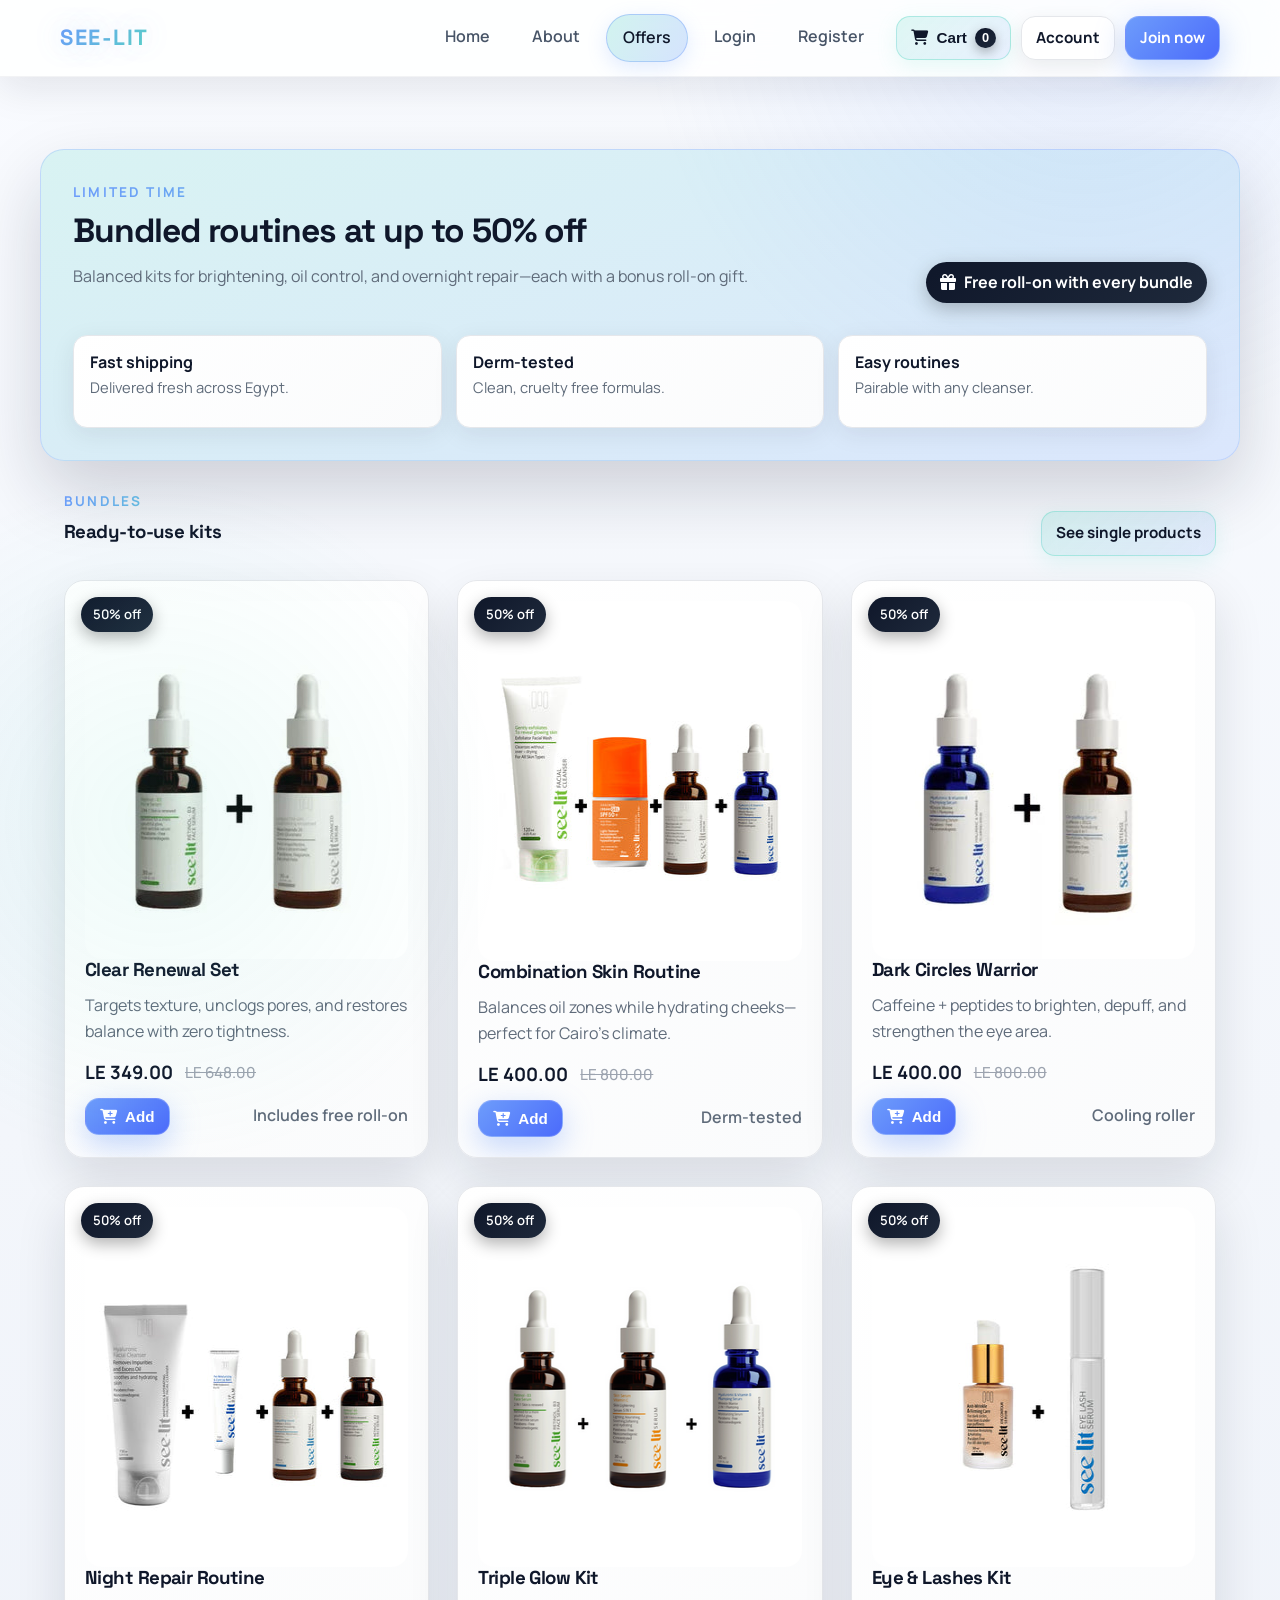
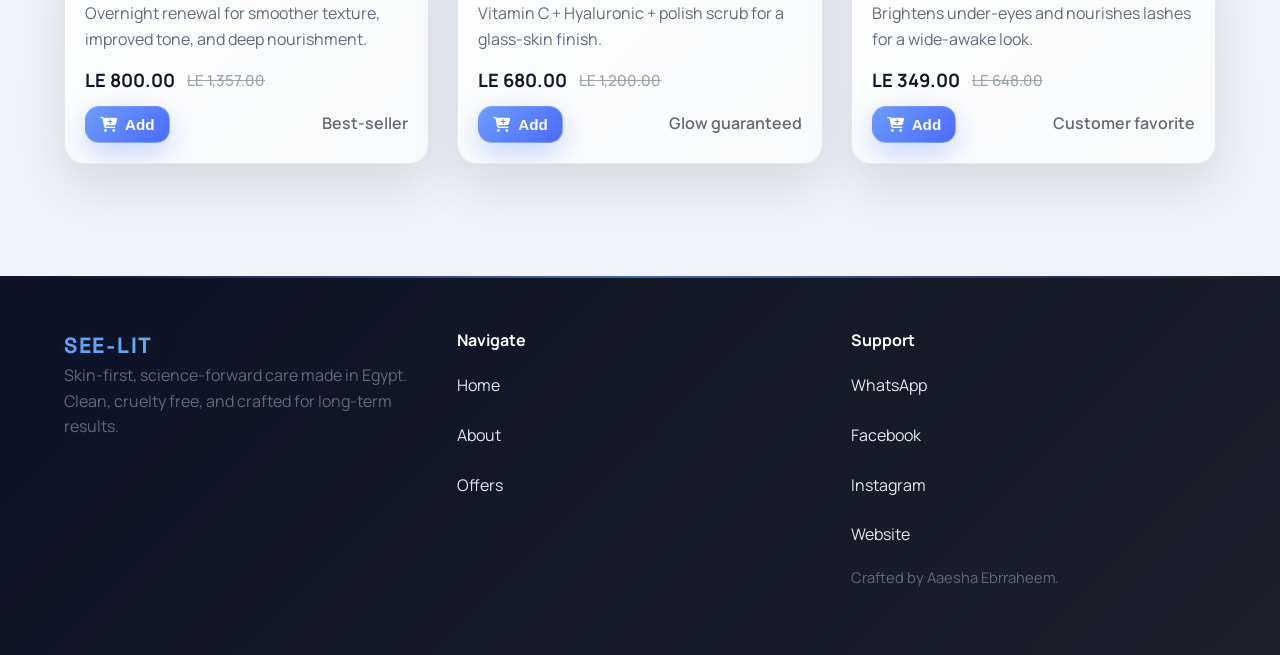
<file: src/pages/offers.html>
<!DOCTYPE html>
<html lang="en">
<head>
  <meta charset="UTF-8">
  <meta name="viewport" content="width=device-width, initial-scale=1">
  <meta name="description" content="Shop SEE-LIT limited skincare bundles up to 50% off with free roll-on gifts, crafted for glow, oil control, and repair.">
  <link rel="canonical" href="https://see-lit.com/offers.html">
  <link rel="icon" type="image/png" href="../images/gh.png">
  <meta property="og:type" content="website">
  <meta property="og:site_name" content="SEE-LIT">
  <meta property="og:title" content="SEE-LIT | Offers">
  <meta property="og:description" content="Bundled routines for brightening, oil control, and overnight repair with up to 50% savings.">
  <meta property="og:url" content="https://see-lit.com/offers.html">
  <meta property="og:image" content="https://see-lit.com/images/gh.png">
  <meta name="twitter:card" content="summary_large_image">
  <meta name="twitter:title" content="SEE-LIT | Offers">
  <meta name="twitter:description" content="Limited skincare bundles with free gifts and fast Egypt-wide delivery.">
  <meta name="twitter:image" content="https://see-lit.com/images/gh.png">
  <title>SEE-LIT | Offers</title>
  <link rel="stylesheet" href="../css/site-global.css">
  <link rel="stylesheet" href="https://cdnjs.cloudflare.com/ajax/libs/font-awesome/6.5.2/css/all.min.css">
</head>
<body>
  <header class="navbar">
    <div class="nav-shell">
      <a class="logo" href="index.html">SEE-LIT</a>
      <nav class="nav-links">
        <a href="index.html">Home</a>
        <a href="about.html">About</a>
        <a class="active-link" href="offers.html">Offers</a>
        <a href="login.html">Login</a>
        <a href="register.html">Register</a>
      </nav>
      <button class="nav-toggle" type="button" aria-label="Toggle navigation" aria-expanded="false">
        <span></span>
        <span></span>
        <span></span>
      </button>
      <div class="nav-actions">
        <a class="btn btn-ghost small" href="login.html">Account</a>
        <a class="btn btn-primary small" href="register.html">Join now</a>
      </div>
    </div>
  </header>

  <main class="section">
    <div class="container offers-hero">
      <div class="section-header" style="margin-bottom: 12px;">
        <div>
          <p class="eyebrow">limited time</p>
          <h2>Bundled routines at up to 50% off</h2>
          <p>Balanced kits for brightening, oil control, and overnight repair—each with a bonus roll-on gift.</p>
        </div>
        <div class="price-chip"><i class="fa-solid fa-gift"></i> Free roll-on with every bundle</div>
      </div>
      <div class="stat-row">
        <div class="stat"><strong>Fast shipping</strong><p class="helper">Delivered fresh across Egypt.</p></div>
        <div class="stat"><strong>Derm-tested</strong><p class="helper">Clean, cruelty free formulas.</p></div>
        <div class="stat"><strong>Easy routines</strong><p class="helper">Pairable with any cleanser.</p></div>
      </div>
    </div>

    <div class="container" style="margin-top: 30px;">
      <div class="section-header">
        <div>
          <p class="eyebrow">Bundles</p>
          <h3>Ready-to-use kits</h3>
        </div>
        <a class="btn btn-soft small" href="index.html#best-sellers">See single products</a>
      </div>

      <div class="grid grid-3">
        <article class="card">
          <span class="badge">50% off</span>
          <img src="../images/345.jpg" alt="Clear renewal bundle" width="360" height="358" loading="lazy">
          <h3>Clear Renewal Set</h3>
          <p>Targets texture, unclogs pores, and restores balance with zero tightness.</p>
          <div class="price">LE 349.00 <del>LE 648.00</del></div>
          <div class="form-actions">
            <button class="btn btn-primary small add-to-cart" type="button" data-product="Clear Renewal Set" data-price="349" data-image="../images/345.jpg"><i class="fa-solid fa-cart-plus"></i> Add</button>
            <span class="note">Includes free roll-on</span>
          </div>
        </article>

        <article class="card">
          <span class="badge">50% off</span>
          <img src="../images/89.jpg" alt="Combination skin routine" width="360" height="360" loading="lazy">
          <h3>Combination Skin Routine</h3>
          <p>Balances oil zones while hydrating cheeks—perfect for Cairo’s climate.</p>
          <div class="price">LE 400.00 <del>LE 800.00</del></div>
          <div class="form-actions">
            <button class="btn btn-primary small add-to-cart" type="button" data-product="Combination Skin Routine" data-price="400" data-image="../images/89.jpg"><i class="fa-solid fa-cart-plus"></i> Add</button>
            <span class="note">Derm-tested</span>
          </div>
        </article>

        <article class="card">
          <span class="badge">50% off</span>
          <img src="../images/23.jpg" alt="Dark circles warrior bundle" width="360" height="358" loading="lazy">
          <h3>Dark Circles Warrior</h3>
          <p>Caffeine + peptides to brighten, depuff, and strengthen the eye area.</p>
          <div class="price">LE 400.00 <del>LE 800.00</del></div>
          <div class="form-actions">
            <button class="btn btn-primary small add-to-cart" type="button" data-product="Dark Circles Warrior" data-price="400" data-image="../images/23.jpg"><i class="fa-solid fa-cart-plus"></i> Add</button>
            <span class="note">Cooling roller</span>
          </div>
        </article>

        <article class="card">
          <span class="badge">50% off</span>
          <img src="../images/2.jpg" alt="Night repair routine bundle" width="360" height="360" loading="lazy">
          <h3>Night Repair Routine</h3>
          <p>Overnight renewal for smoother texture, improved tone, and deep nourishment.</p>
          <div class="price">LE 800.00 <del>LE 1,357.00</del></div>
          <div class="form-actions">
            <button class="btn btn-primary small add-to-cart" type="button" data-product="Night Repair Routine" data-price="800" data-image="../images/2.jpg"><i class="fa-solid fa-cart-plus"></i> Add</button>
            <span class="note">Best-seller</span>
          </div>
        </article>

        <article class="card">
          <span class="badge">50% off</span>
          <img src="../images/gh.png" alt="Triple glow kit" width="360" height="360" loading="lazy">
          <h3>Triple Glow Kit</h3>
          <p>Vitamin C + Hyaluronic + polish scrub for a glass-skin finish.</p>
          <div class="price">LE 680.00 <del>LE 1,200.00</del></div>
          <div class="form-actions">
            <button class="btn btn-primary small add-to-cart" type="button" data-product="Triple Glow Kit" data-price="680" data-image="../images/gh.png"><i class="fa-solid fa-cart-plus"></i> Add</button>
            <span class="note">Glow guaranteed</span>
          </div>
        </article>

        <article class="card">
          <span class="badge">50% off</span>
          <img src="../images/3_4.jpg" alt="Eye and lashes kit" width="360" height="360" loading="lazy">
          <h3>Eye & Lashes Kit</h3>
          <p>Brightens under-eyes and nourishes lashes for a wide-awake look.</p>
          <div class="price">LE 349.00 <del>LE 648.00</del></div>
          <div class="form-actions">
            <button class="btn btn-primary small add-to-cart" type="button" data-product="Eye & Lashes Kit" data-price="349" data-image="../images/3_4.jpg"><i class="fa-solid fa-cart-plus"></i> Add</button>
            <span class="note">Customer favorite</span>
          </div>
        </article>
      </div>
    </div>
  </main>

  <footer>
    <div class="container footer-grid">
      <div>
        <div class="logo">SEE-LIT</div>
        <p>Skin-first, science-forward care made in Egypt. Clean, cruelty free, and crafted for long-term results.</p>
      </div>
      <div>
        <div class="footer-title">Navigate</div>
        <ul class="list">
          <li><a href="index.html">Home</a></li>
          <li><a href="about.html">About</a></li>
          <li><a href="offers.html">Offers</a></li>
        </ul>
      </div>
      <div>
        <div class="footer-title">Support</div>
        <ul class="list">
          <li><a href="https://wa.me/201101162224?" target="_blank" rel="noopener">WhatsApp</a></li>
          <li><a href="https://www.facebook.com/SeeLitMedinza" target="_blank" rel="noopener">Facebook</a></li>
          <li><a href="https://www.instagram.com/seelitegypt/?utm_source=ig_web_button_share_sheet" target="_blank" rel="noopener">Instagram</a></li>
          <li><a href="https://see-lit.com" target="_blank" rel="noopener">Website</a></li>
        </ul>
        <p class="helper" style="margin-top:12px;">Crafted by Aaesha Ebrraheem.</p>
      </div>
    </div>
  </footer>
  <script src="../js/app.js"></script>
</body>
</html>
</file>
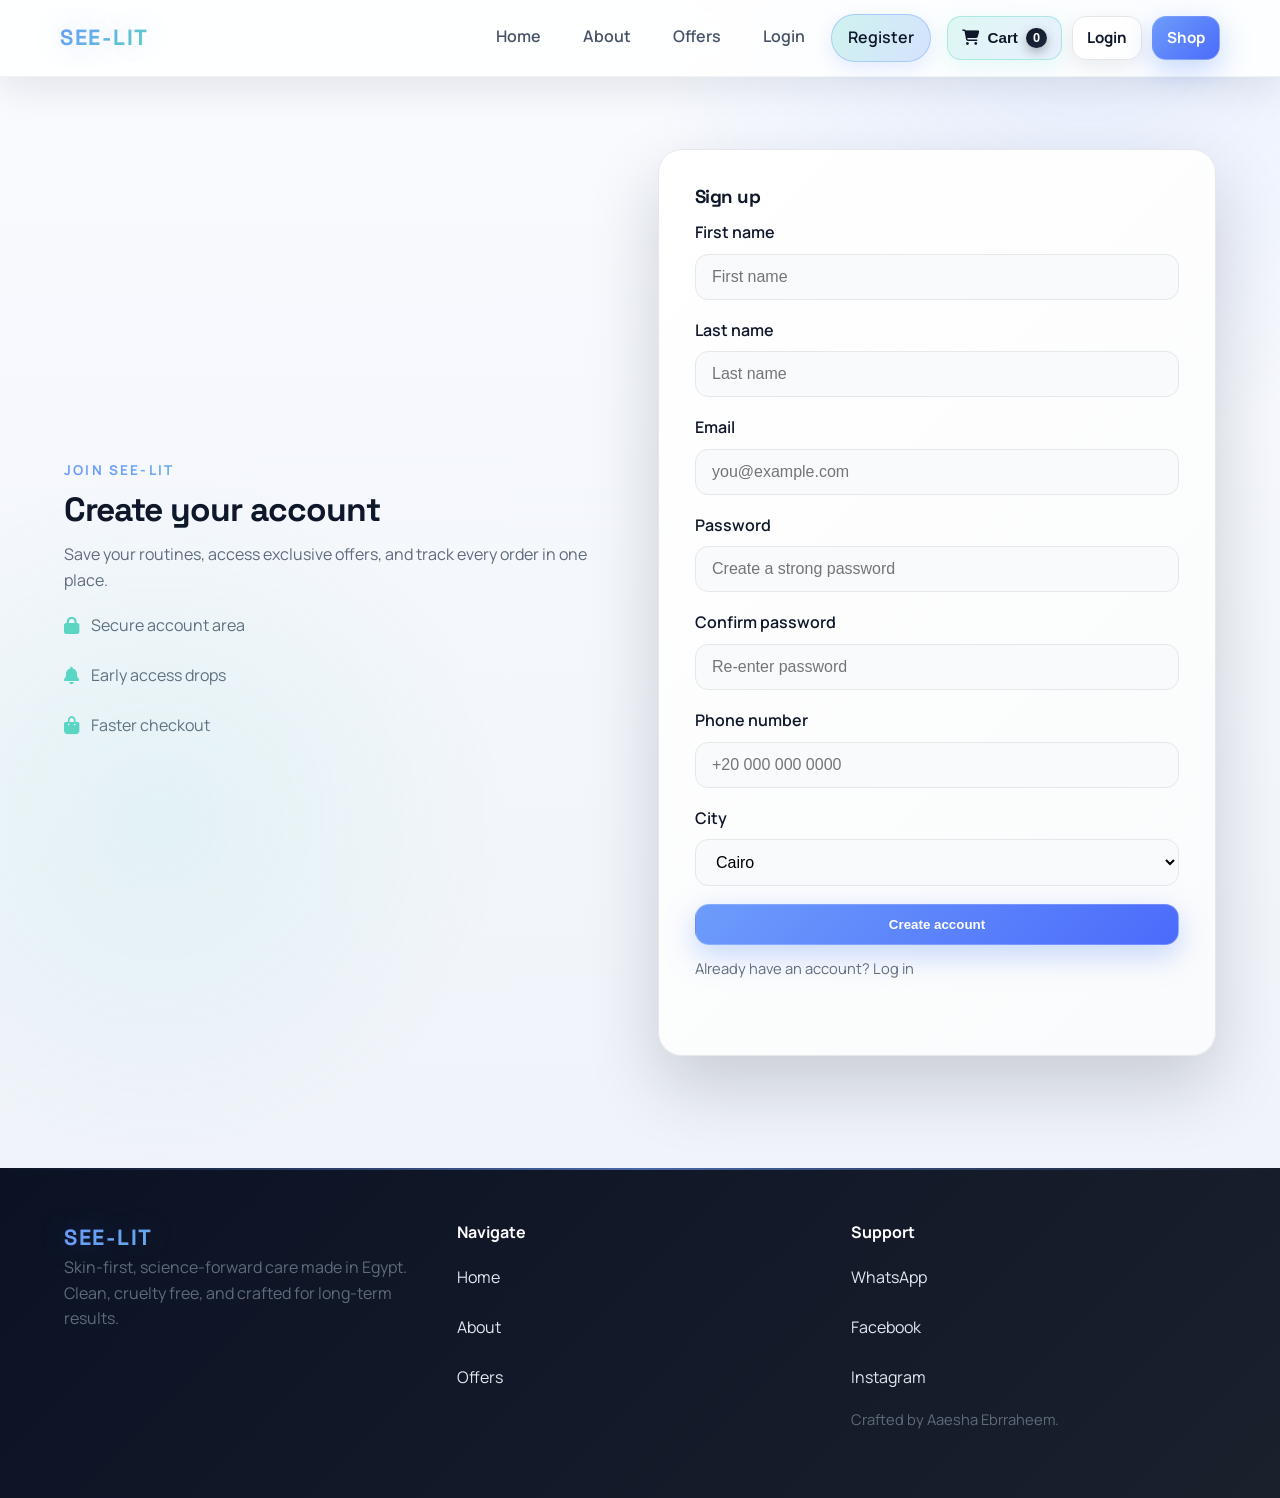
<file: src/pages/register.html>
<!DOCTYPE html>
<html lang="en">
<head>
  <meta charset="UTF-8">
  <meta name="viewport" content="width=device-width, initial-scale=1">
  <meta name="description" content="Create your SEE-LIT account to save routines, unlock offers, and speed through checkout.">
  <link rel="canonical" href="https://see-lit.com/register.html">
  <link rel="icon" type="image/png" href="../images/gh.png">
  <meta property="og:type" content="website">
  <meta property="og:site_name" content="SEE-LIT">
  <meta property="og:title" content="SEE-LIT | Create account">
  <meta property="og:description" content="Join SEE-LIT for personalized routines, exclusive skincare offers, and faster checkout.">
  <meta property="og:url" content="https://see-lit.com/register.html">
  <meta property="og:image" content="https://see-lit.com/images/yyy.jpg">
  <meta name="twitter:card" content="summary_large_image">
  <meta name="twitter:title" content="SEE-LIT | Create account">
  <meta name="twitter:description" content="Register to unlock personalized skincare perks and exclusive drops.">
  <meta name="twitter:image" content="https://see-lit.com/images/yyy.jpg">
  <title>SEE-LIT | Create account</title>
  <link rel="stylesheet" href="../css/site-global.css">
  <link rel="stylesheet" href="https://cdnjs.cloudflare.com/ajax/libs/font-awesome/6.5.2/css/all.min.css">
</head>
<body>
  <header class="navbar">
    <div class="nav-shell">
      <a class="logo" href="index.html">SEE-LIT</a>
      <nav class="nav-links">
        <a href="index.html">Home</a>
        <a href="about.html">About</a>
        <a href="offers.html">Offers</a>
        <a href="login.html">Login</a>
        <a class="active-link" href="register.html">Register</a>
      </nav>
      <button class="nav-toggle" type="button" aria-label="Toggle navigation" aria-expanded="false">
        <span></span>
        <span></span>
        <span></span>
      </button>
      <div class="nav-actions">
        <a class="btn btn-ghost small" href="login.html">Login</a>
        <a class="btn btn-primary small" href="offers.html">Shop</a>
      </div>
    </div>
  </header>

  <main class="section">
    <div class="container auth-grid">
      <div>
        <p class="eyebrow">Join SEE-LIT</p>
        <h2>Create your account</h2>
        <p>Save your routines, access exclusive offers, and track every order in one place.</p>
        <ul class="list">
          <li><i class="fa-solid fa-lock"></i> Secure account area</li>
          <li><i class="fa-solid fa-bell"></i> Early access drops</li>
          <li><i class="fa-solid fa-bag-shopping"></i> Faster checkout</li>
        </ul>
      </div>

      <form class="auth-card">
        <h3>Sign up</h3>
        <div class="field">
          <label for="first-name">First name</label>
          <input id="first-name" type="text" name="first_name" placeholder="First name" required>
        </div>
        <div class="field">
          <label for="last-name">Last name</label>
          <input id="last-name" type="text" name="last_name" placeholder="Last name" required>
        </div>
        <div class="field">
          <label for="email">Email</label>
          <input id="email" type="email" name="email" placeholder="you@example.com" required>
        </div>
        <div class="field">
          <label for="password">Password</label>
          <input id="password" type="password" name="password" placeholder="Create a strong password" required minlength="6">
        </div>
        <div class="field">
          <label for="confirm-password">Confirm password</label>
          <input id="confirm-password" type="password" name="confirm_password" placeholder="Re-enter password" required minlength="6">
        </div>
        <div class="field">
          <label for="phone">Phone number</label>
          <input id="phone" type="tel" name="phone" placeholder="+20 000 000 0000">
        </div>
        <div class="field">
          <label for="city">City</label>
          <select id="city" name="city">
            <option value="Cairo">Cairo</option>
            <option value="Alexandria">Alexandria</option>
            <option value="Giza">Giza</option>
            <option value="Kafr El Sheikh">Kafr El Sheikh</option>
            <option value="Luxor">Luxor</option>
            <option value="Port Said">Port Said</option>
            <option value="Suez">Suez</option>
            <option value="Beni Suef">Beni Suef</option>
            <option value="Damietta">Damietta</option>
            <option value="Minya">Minya</option>
          </select>
        </div>
        <button class="btn btn-primary" type="submit" style="width: 100%; justify-content: center;">Create account</button>
        <p class="helper" style="margin-top: 12px;">Already have an account? <a href="login.html">Log in</a></p>
      </form>
    </div>
  </main>

  <footer>
    <div class="container footer-grid">
      <div>
        <div class="logo">SEE-LIT</div>
        <p>Skin-first, science-forward care made in Egypt. Clean, cruelty free, and crafted for long-term results.</p>
      </div>
      <div>
        <div class="footer-title">Navigate</div>
        <ul class="list">
          <li><a href="index.html">Home</a></li>
          <li><a href="about.html">About</a></li>
          <li><a href="offers.html">Offers</a></li>
        </ul>
      </div>
      <div>
        <div class="footer-title">Support</div>
        <ul class="list">
          <li><a href="https://wa.me/201101162224?" target="_blank" rel="noopener">WhatsApp</a></li>
          <li><a href="https://www.facebook.com/SeeLitMedinza" target="_blank" rel="noopener">Facebook</a></li>
          <li><a href="https://www.instagram.com/seelitegypt/?utm_source=ig_web_button_share_sheet" target="_blank" rel="noopener">Instagram</a></li>
        </ul>
        <p class="helper" style="margin-top:12px;">Crafted by Aaesha Ebrraheem.</p>
      </div>
    </div>
  </footer>
  <script src="../js/app.js"></script>
</body>
</html>
</file>
<file: src/css/site-global.css>
@import url('https://fonts.googleapis.com/css2?family=Space+Grotesk:wght@500;600;700&family=Manrope:wght@400;500;600&display=swap');

:root {
  --bg: #f7f9fd;
  --surface: #ffffff;
  --text: #0f172a;
  --muted: #5f6b7a;
  --primary: #6d9cfb;
  --accent: #5bd6c4;
  --border: #e5e7eb;
  --shadow: 0 20px 50px rgba(15, 23, 42, 0.12);
  --shadow-lg: 0 30px 70px rgba(15, 23, 42, 0.18);
  --radius: 18px;
}

* { box-sizing: border-box; }

body {
  margin: 0;
  background: linear-gradient(180deg, #f9fbff 0%, #f3f6fb 50%, #edf1f9 100%);
  color: var(--text);
  font-family: 'Manrope', sans-serif;
  line-height: 1.6;
  opacity: 0;
  transition: opacity 0.5s ease;
  overflow-x: hidden;
}

body::before {
  content: '';
  position: fixed;
  top: -50%;
  right: -20%;
  width: 900px;
  height: 900px;
  background: radial-gradient(circle, rgba(109, 156, 251, 0.12), transparent 70%);
  border-radius: 50%;
  animation: float 25s ease-in-out infinite;
  pointer-events: none;
}

body::after {
  content: '';
  position: fixed;
  bottom: -30%;
  left: -15%;
  width: 700px;
  height: 700px;
  background: radial-gradient(circle, rgba(91, 214, 196, 0.1), transparent 70%);
  border-radius: 50%;
  animation: float 20s ease-in-out infinite reverse;
  pointer-events: none;
}

@keyframes float {
  0%, 100% { transform: translate(0, 0) scale(1); }
  50% { transform: translate(-60px, 60px) scale(1.15); }
}

body.page-ready { opacity: 1; }

a { color: inherit; text-decoration: none; transition: all 0.3s ease; }
img { max-width: 100%; display: block; }

.navbar {
  position: sticky;
  top: 0;
  z-index: 50;
  background: rgba(255, 255, 255, 0.85);
  backdrop-filter: blur(20px) saturate(180%);
  border-bottom: 1px solid rgba(229, 231, 235, 0.5);
  box-shadow: 0 10px 40px rgba(15, 23, 42, 0.1);
  transition: all 0.3s ease;
}

.navbar:hover {
  background: rgba(255, 255, 255, 0.95);
  box-shadow: 0 15px 50px rgba(15, 23, 42, 0.15);
}

.nav-shell {
  max-width: 1200px;
  margin: 0 auto;
  padding: 14px 20px;
  display: flex;
  align-items: center;
  gap: 16px;
  flex-wrap: wrap;
  position: relative;
}

.nav-toggle {
  display: none;
  width: 42px;
  height: 42px;
  border-radius: 12px;
  border: 1px solid rgba(109, 156, 251, 0.3);
  background: rgba(109, 156, 251, 0.08);
  align-items: center;
  justify-content: center;
  gap: 6px;
  flex-direction: column;
  cursor: pointer;
  padding: 8px;
  transition: all 0.25s ease;
}

.nav-toggle span {
  display: block;
  width: 100%;
  height: 3px;
  border-radius: 999px;
  background: #0f172a;
  transition: transform 0.2s ease, opacity 0.2s ease;
}

.navbar.is-open .nav-toggle span:nth-child(1) { transform: translateY(6px) rotate(45deg); }
.navbar.is-open .nav-toggle span:nth-child(2) { opacity: 0; }
.navbar.is-open .nav-toggle span:nth-child(3) { transform: translateY(-6px) rotate(-45deg); }

.logo {
  font-family: 'Space Grotesk', sans-serif;
  font-size: 22px;
  font-weight: 700;
  letter-spacing: 1.5px;
  background: linear-gradient(135deg, #6d9cfb, #5bd6c4);
  -webkit-background-clip: text;
  -webkit-text-fill-color: transparent;
  background-clip: text;
  transition: all 0.3s ease;
  text-shadow: 0 0 30px rgba(109, 156, 251, 0.3);
}

.logo:hover {
  transform: scale(1.08);
  filter: brightness(1.3);
}

.nav-links {
  display: flex;
  gap: 10px;
  flex: 1;
  justify-content: flex-end;
  flex-wrap: wrap;
}

.nav-links a {
  padding: 10px 16px;
  border-radius: 999px;
  color: #475467;
  font-weight: 600;
  transition: all 0.4s cubic-bezier(0.4, 0, 0.2, 1);
  position: relative;
}

.nav-links a::before {
  content: '';
  position: absolute;
  inset: 0;
  background: linear-gradient(120deg, rgba(91, 214, 196, 0.25), rgba(109, 156, 251, 0.25));
  opacity: 0;
  transition: opacity 0.3s ease;
  border-radius: 999px;
}

.nav-links a:hover {
  color: #111827;
  transform: translateY(-3px) scale(1.05);
}

.nav-links a:hover::before { opacity: 1; }

.nav-links a.active-link {
  color: #0f172a;
  background: linear-gradient(120deg, rgba(91, 214, 196, 0.28), rgba(109, 156, 251, 0.28));
  border: 1px solid rgba(109, 156, 251, 0.4);
  box-shadow: 0 6px 20px rgba(109, 156, 251, 0.2);
}

.nav-actions , .limited-actions { display: flex; gap: 10px; flex-wrap: wrap; }

.btn {
  display: inline-flex;
  align-items: center;
  gap: 8px;
  padding: 12px 18px;
  border-radius: 14px;
  border: 1px solid transparent;
  font-weight: 700;
  cursor: pointer;
  transition: all 0.4s cubic-bezier(0.4, 0, 0.2, 1);
  background: transparent;
  color: var(--text);
  position: relative;
  overflow: hidden;
}

.btn::after {
  content: '';
  position: absolute;
  inset: 0;
  background: radial-gradient(circle at center, rgba(255, 255, 255, 0.4), transparent 70%);
  opacity: 0;
  transition: opacity 0.3s ease;
}

.btn:hover::after { opacity: 1; }

.btn:hover {
  transform: translateY(-4px) scale(1.03);
  box-shadow: 0 15px 40px rgba(15, 23, 42, 0.18);
}

.btn:active { transform: translateY(-2px) scale(1); }
.btn:disabled, .btn[disabled] {
  opacity: 0.6;
  cursor: not-allowed;
  box-shadow: none;
  transform: none;
}

.btn-primary {
  background: linear-gradient(135deg, #6d9cfb 0%, #4b6bfb 100%);
  color: #fff;
  box-shadow: 0 10px 30px rgba(109, 156, 251, 0.4);
  border: 1px solid rgba(255, 255, 255, 0.2);
}

.btn-primary:hover {
  box-shadow: 0 18px 50px rgba(109, 156, 251, 0.5);
  background: linear-gradient(135deg, #5a8ffa 0%, #3b5beb 100%);
}

.btn-ghost {
  background: #fff;
  border: 1px solid var(--border);
  box-shadow: 0 6px 20px rgba(15, 23, 42, 0.08);
}

.btn-ghost:hover {
  border-color: rgba(109, 156, 251, 0.5);
  background: linear-gradient(135deg, rgba(109, 156, 251, 0.08), rgba(255, 255, 255, 1));
}

.btn-soft {
  background: linear-gradient(135deg, rgba(91, 214, 196, 0.2), rgba(109, 156, 251, 0.15));
  color: var(--text);
  border: 1px solid rgba(91, 214, 196, 0.4);
  backdrop-filter: blur(10px);
  box-shadow: 0 6px 20px rgba(91, 214, 196, 0.15);
}

.btn-soft:hover {
  background: linear-gradient(135deg, rgba(91, 214, 196, 0.3), rgba(109, 156, 251, 0.25));
  border-color: rgba(91, 214, 196, 0.6);
}

.btn.small { padding: 9px 14px; font-size: 0.95rem; }

.container { max-width: 1200px; margin: 0 auto; padding: 0 24px; position: relative; z-index: 1; }
.section { padding: 72px 0 40px; }

.section-header {
  display: flex;
  align-items: flex-end;
  justify-content: space-between;
  gap: 16px;
  flex-wrap: wrap;
  margin-bottom: 24px;
}

.eyebrow {
  text-transform: uppercase;
  letter-spacing: 0.16em;
  font-weight: 700;
  background: linear-gradient(120deg, var(--primary), var(--accent));
  -webkit-background-clip: text;
  -webkit-text-fill-color: transparent;
  background-clip: text;
  margin-bottom: 8px;
  font-size: 0.85rem;
  animation: shimmer 4s ease-in-out infinite;
}

@keyframes shimmer {
  0%, 100% { opacity: 1; filter: brightness(1); }
  50% { opacity: 0.85; filter: brightness(1.2); }
}

h1, h2, h3, h4 {
  margin: 0 0 12px;
  font-family: 'Space Grotesk', sans-serif;
  line-height: 1.2;
  letter-spacing: -0.03em;
}

h1 {
  font-size: 2.6rem;
  background: linear-gradient(135deg, #0f172a 0%, #334155 100%);
  -webkit-background-clip: text;
  -webkit-text-fill-color: transparent;
  background-clip: text;
}

h2 { font-size: 2.1rem; }
p { margin: 0 0 14px; color: var(--muted); }

.hero {
  padding: 60px 0 40px;
  background: linear-gradient(135deg, rgba(109, 156, 251, 0.15) 0%, rgba(91, 214, 196, 0.1) 50%, rgba(255, 255, 255, 0.95) 100%);
  border-bottom: 1px solid rgba(229, 231, 235, 0.5);
  position: relative;
  overflow: hidden;
}

.hero::before {
  content: '';
  position: absolute;
  top: 0;
  left: 0;
  right: 0;
  height: 100%;
  background: 
    radial-gradient(circle at 25% 35%, rgba(91, 214, 196, 0.2), transparent 45%),
    radial-gradient(circle at 75% 65%, rgba(109, 156, 251, 0.18), transparent 45%);
  animation: heroGlow 10s ease-in-out infinite alternate;
  pointer-events: none;
}

@keyframes heroGlow {
  0% { opacity: 0.6; transform: scale(1); }
  100% { opacity: 1; transform: scale(1.08); }
}

.hero::after {
  content: '';
  position: absolute;
  top: 15%;
  right: 8%;
  width: 200px;
  height: 200px;
  border-radius: 50%;
  background: radial-gradient(circle, rgba(91, 214, 196, 0.4), transparent 60%);
  filter: blur(50px);
  animation: pulse 5s ease-in-out infinite;
}

@keyframes pulse {
  0%, 100% { transform: scale(1); opacity: 0.7; }
  50% { transform: scale(1.3); opacity: 1; }
}

.hero-grid {
  display: grid;
  grid-template-columns: repeat(auto-fit, minmax(320px, 1fr));
  gap: 48px;
  align-items: center;
  position: relative;
  z-index: 1;
}

.hero-media {
  background: linear-gradient(135deg, #ffffff 0%, #f8fafc 100%);
  border: 1px solid rgba(229, 231, 235, 0.6);
  border-radius: 28px;
  padding: 20px;
  box-shadow: var(--shadow-lg);
  position: relative;
  transition: all 0.5s cubic-bezier(0.4, 0, 0.2, 1);
  overflow: hidden;
}

.hero-media::before {
  content: '';
  position: absolute;
  inset: 0;
  background: linear-gradient(135deg, rgba(91, 214, 196, 0.12), rgba(109, 156, 251, 0.12));
  opacity: 0;
  transition: opacity 0.5s ease;
  border-radius: 28px;
}

.hero-media:hover {
  transform: translateY(-12px) scale(1.03);
  box-shadow: 0 35px 80px rgba(15, 23, 42, 0.25), 0 0 0 1px rgba(109, 156, 251, 0.3);
}

.hero-media:hover::before { opacity: 1; }

.hero-media img {
  position: relative;
  z-index: 1;
  border-radius: 20px;
  transition: transform 0.5s cubic-bezier(0.4, 0, 0.2, 1);
}

.hero-media:hover img { transform: scale(1.08); }

.floating-card {
  position: absolute;
  bottom: 20px;
  right: 20px;
  background: linear-gradient(135deg, #0f172a, #1e293b);
  color: #fff;
  padding: 16px 20px;
  border-radius: 16px;
  box-shadow: 0 15px 50px rgba(0, 0, 0, 0.4);
  font-size: 0.95rem;
  border: 1px solid rgba(255, 255, 255, 0.15);
  backdrop-filter: blur(12px);
  animation: cardFloat 4s ease-in-out infinite;
  z-index: 2;
}

@keyframes cardFloat {
  0%, 100% { transform: translateY(0); }
  50% { transform: translateY(-12px); }
}

.stat-row {
  display: grid;
  grid-template-columns: repeat(auto-fit, minmax(160px, 1fr));
  gap: 14px;
  margin-top: 32px;
}

.stat {
  background: linear-gradient(135deg, #ffffff, #fafbfc);
  border: 1px solid var(--border);
  border-radius: 14px;
  padding: 14px 16px;
  box-shadow: 0 6px 24px rgba(15, 23, 42, 0.08);
  transition: all 0.4s cubic-bezier(0.4, 0, 0.2, 1);
  position: relative;
  overflow: hidden;
}

.stat::before {
  content: '';
  position: absolute;
  top: 0;
  left: 0;
  width: 5px;
  height: 100%;
  background: linear-gradient(180deg, var(--primary), var(--accent));
  opacity: 0;
  transition: opacity 0.4s ease;
}

.stat:hover {
  transform: translateY(-6px) scale(1.02);
  box-shadow: 0 12px 35px rgba(15, 23, 42, 0.15);
  border-color: rgba(109, 156, 251, 0.4);
}

.stat:hover::before { opacity: 1; }

.grid { display: grid; gap: 28px; }
.grid-3 { grid-template-columns: repeat(auto-fit, minmax(270px, 1fr)); }

.card {
  background: linear-gradient(135deg, #ffffff 0%, #fafbfc 100%);
  border: 1px solid var(--border);
  border-radius: 20px;
  padding: 20px;
  box-shadow: var(--shadow);
  position: relative;
  overflow: hidden;
  transition: all 0.5s cubic-bezier(0.4, 0, 0.2, 1);
}

.card::before {
  content: '';
  position: absolute;
  inset: 0;
  background: linear-gradient(135deg, rgba(91, 214, 196, 0.08), rgba(109, 156, 251, 0.08));
  opacity: 0;
  transition: opacity 0.5s ease;
  z-index: 0;
}

.card::after {
  content: '';
  position: absolute;
  top: -50%;
  right: -50%;
  width: 200%;
  height: 200%;
  background: radial-gradient(circle, rgba(255, 255, 255, 0.9), transparent 35%);
  opacity: 0;
  transition: all 0.7s ease;
  pointer-events: none;
  z-index: 0;
}

.card img {
  border-radius: 16px;
  transition: transform 0.5s cubic-bezier(0.4, 0, 0.2, 1);
  position: relative;
  z-index: 1;
  display: block;
}

.card:hover {
  transform: translateY(-14px) scale(1.03);
  border-color: rgba(109, 156, 251, 0.5);
  box-shadow: 0 30px 70px rgba(15, 23, 42, 0.2), 0 0 50px rgba(91, 214, 196, 0.3);
}

.card:hover::before { opacity: 1; }

.card:hover::after {
  opacity: 1;
  top: -100%;
  right: -100%;
}

.card:hover img { transform: scale(1.1); }

.card h3,
.card p,
.card .price,
.card .form-actions {
  position: relative;
  z-index: 2;
}

.badge {
  position: absolute;
  top: 16px;
  left: 16px;
  background: linear-gradient(135deg, #0f172a, #1e293b);
  color: #fff;
  padding: 7px 12px;
  border-radius: 999px;
  font-size: 0.82rem;
  font-weight: 600;
  z-index: 2;
  box-shadow: 0 6px 16px rgba(0, 0, 0, 0.3);
  animation: badgePulse 3s ease-in-out infinite;
}

@keyframes badgePulse {
  0%, 100% { transform: scale(1); }
  50% { transform: scale(1.08); }
}

.tag {
  display: inline-flex;
  align-items: center;
  gap: 6px;
  padding: 7px 12px;
  border-radius: 999px;
  background: linear-gradient(135deg, rgba(109, 156, 251, 0.18), rgba(91, 214, 196, 0.14));
  color: var(--text);
  font-weight: 600;
  margin-bottom: 12px;
  border: 1px solid rgba(109, 156, 251, 0.25);
  transition: all 0.3s ease;
  box-shadow: 0 4px 12px rgba(109, 156, 251, 0.1);
}

.tag:hover {
  background: linear-gradient(135deg, rgba(109, 156, 251, 0.28), rgba(91, 214, 196, 0.22));
  transform: scale(1.08);
  box-shadow: 0 6px 18px rgba(109, 156, 251, 0.2);
}

.pill {
  display: inline-flex;
  align-items: center;
  gap: 8px;
  background: linear-gradient(135deg, rgba(91, 214, 196, 0.2), rgba(109, 156, 251, 0.15));
  color: var(--text);
  padding: 9px 14px;
  border-radius: 999px;
  border: 1px solid rgba(91, 214, 196, 0.45);
  font-weight: 600;
  transition: all 0.4s ease;
  box-shadow: 0 6px 18px rgba(91, 214, 196, 0.2);
}

.pill:hover {
  transform: translateY(-3px) scale(1.05);
  box-shadow: 0 10px 28px rgba(91, 214, 196, 0.3);
}

.price {
  display: flex;
  align-items: center;
  gap: 12px;
  font-weight: 700;
  color: var(--text);
  margin: 10px 0;
  font-size: 1.15rem;
}

.price del {
  color: #9ca3af;
  font-weight: 500;
  font-size: 0.95rem;
}

.list { display: grid; gap: 12px; padding: 0; margin: 0; }

.list li {
  list-style: none;
  display: inline-flex;
  align-items: center;
  gap: 12px;
  color: var(--muted);
  transition: all 0.3s ease;
  padding: 6px 0;
}

.list li:hover {
  color: var(--text);
  transform: translateX(6px);
}

.list li i {
  color: var(--accent);
  transition: transform 0.3s ease;
  font-size: 1.1rem;
}

.list li:hover i { transform: scale(1.3) rotate(5deg); }

.surface {
  background: linear-gradient(135deg, #ffffff, #fafbfc);
  border: 1px solid var(--border);
  border-radius: var(--radius);
  padding: 28px;
  box-shadow: var(--shadow);
  position: relative;
  overflow: hidden;
}

.feature-grid {
  display: grid;
  grid-template-columns: repeat(auto-fit, minmax(250px, 1fr));
  gap: 20px;
}

.feature {
  background: linear-gradient(135deg, #ffffff, #fafbfc);
  border: 1px solid var(--border);
  border-radius: 16px;
  padding: 18px;
  box-shadow: 0 12px 35px rgba(15, 23, 42, 0.1);
  transition: all 0.4s cubic-bezier(0.4, 0, 0.2, 1);
  position: relative;
  overflow: hidden;
}

.feature::before {
  content: '';
  position: absolute;
  top: 0;
  left: 0;
  width: 100%;
  height: 4px;
  background: linear-gradient(90deg, var(--primary), var(--accent));
  transform: scaleX(0);
  transform-origin: left;
  transition: transform 0.5s ease;
}

.feature:hover {
  transform: translateY(-8px) scale(1.02);
  box-shadow: 0 18px 50px rgba(15, 23, 42, 0.15);
  border-color: rgba(109, 156, 251, 0.4);
}

.feature:hover::before { transform: scaleX(1); }

.cta {
  text-align: center;
  padding: 64px 28px;
  background: linear-gradient(135deg, rgba(109, 156, 251, 0.16), rgba(91, 214, 196, 0.16));
  border-radius: 24px;
  border: 1px solid rgba(109, 156, 251, 0.25);
  box-shadow: var(--shadow-lg);
  position: relative;
  overflow: hidden;
}

.auth-grid {
  display: grid;
  grid-template-columns: repeat(auto-fit, minmax(340px, 1fr));
  gap: 36px;
  align-items: center;
}

.auth-card {
  background: linear-gradient(135deg, #ffffff, #fafbfc);
  border: 1px solid var(--border);
  border-radius: 24px;
  box-shadow: var(--shadow-lg);
  padding: 36px;
  transition: all 0.4s ease;
}

.auth-card:hover {
  box-shadow: 0 35px 80px rgba(15, 23, 42, 0.18);
  transform: translateY(-6px);
}

.field { display: flex; flex-direction: column; gap: 8px; margin-bottom: 18px; }
.field label { font-weight: 600; color: var(--text); }

.field input, .field select {
  padding: 13px 16px;
  border-radius: 13px;
  border: 1px solid var(--border);
  background: #f8fafc;
  font-size: 1rem;
  transition: all 0.4s cubic-bezier(0.4, 0, 0.2, 1);
}

.field input:focus, .field select:focus {
  border-color: var(--primary);
  outline: none;
  box-shadow: 0 0 0 5px rgba(109, 156, 251, 0.18);
  background: #fff;
  transform: translateY(-2px);
}

.helper { font-size: 0.92rem; color: var(--muted); }

.form-actions {
  display: flex;
  align-items: center;
  justify-content: space-between;
  gap: 14px;
  flex-wrap: wrap;
}

.note {
  display: inline-flex;
  align-items: center;
  gap: 8px;
  font-weight: 600;
  color: var(--muted);
  transition: color 0.3s ease;
}

.note:hover { color: var(--text); }

footer {
  background: linear-gradient(135deg, #0b1224, #1a202c);
  color: #d7e0f5;
  padding: 52px 0;
  margin-top: 72px;
  position: relative;
  overflow: hidden;
}

footer::before {
  content: '';
  position: absolute;
  top: 0;
  left: 0;
  right: 0;
  height: 2px;
  background: linear-gradient(90deg, transparent, rgba(109, 156, 251, 0.6), transparent);
}

.footer-grid {
  display: grid;
  grid-template-columns: repeat(auto-fit, minmax(230px, 1fr));
  gap: 28px;
}

.footer-title { font-weight: 700; margin-bottom: 14px; color: #fff; }

footer a {
  color: #e2e8f0;
  transition: all 0.3s ease;
}

footer a:hover {
  color: var(--accent);
  transform: translateX(5px);
}

.social-row { display: flex; gap: 14px; flex-wrap: wrap; }

.pill-dark {
  background: rgba(255, 255, 255, 0.1);
  border: 1px solid rgba(255, 255, 255, 0.18);
  padding: 9px 14px;
  border-radius: 999px;
  display: inline-flex;
  align-items: center;
  gap: 8px;
  transition: all 0.4s cubic-bezier(0.4, 0, 0.2, 1);
  backdrop-filter: blur(12px);
}

.pill-dark:hover {
  background: rgba(255, 255, 255, 0.18);
  border-color: rgba(255, 255, 255, 0.35);
  transform: translateY(-4px) scale(1.05);
  box-shadow: 0 10px 28px rgba(0, 0, 0, 0.4);
}

.offers-hero {
  background: linear-gradient(160deg, rgba(91, 214, 196, 0.2), rgba(109, 156, 251, 0.2));
  border: 1px solid rgba(109, 156, 251, 0.25);
  border-radius: 24px;
  padding: 32px;
  box-shadow: var(--shadow-lg);
  position: relative;
  overflow: hidden;
}

.price-chip {
  display: inline-flex;
  gap: 8px;
  align-items: center;
  padding: 8px 14px;
  border-radius: 999px;
  background: linear-gradient(135deg, #0f172a, #1e293b);
  color: #fff;
  font-weight: 700;
  box-shadow: 0 6px 20px rgba(0, 0, 0, 0.25);
  animation: chipPulse 3s ease-in-out infinite;
}

@keyframes chipPulse {
  0%, 100% { transform: scale(1); }
  50% { transform: scale(1.05); }
}

.hidden { display: none !important; }

.form-status {
  margin-top: 10px;
  padding: 12px 14px;
  border-radius: 12px;
  font-weight: 600;
  font-size: 0.95rem;
}

.form-status.error {
  background: rgba(239, 68, 68, 0.15);
  color: #b91c1c;
  border: 1px solid rgba(239, 68, 68, 0.35);
}

.form-status.success {
  background: rgba(34, 197, 94, 0.15);
  color: #166534;
  border: 1px solid rgba(34, 197, 94, 0.35);
}

.cart-button { position: relative; }

.cart-count {
  display: inline-flex;
  align-items: center;
  justify-content: center;
  min-width: 20px;
  height: 20px;
  padding: 0 7px;
  border-radius: 999px;
  background: linear-gradient(135deg, #0f172a, #1e293b);
  color: #fff;
  font-size: 0.8rem;
  font-weight: 700;
  box-shadow: 0 4px 12px rgba(0, 0, 0, 0.3);
}

.cart-shop-btn {
  justify-content: center;
  width: 100%;
  text-align: center;
}

.cart-shop-btn.loading {
  pointer-events: none;
  opacity: 0.92;
}

.cart-shop-btn.loading::after {
  content: '';
  display: inline-block;
  width: 14px;
  height: 14px;
  margin-left: 10px;
  border-radius: 50%;
  border: 2px solid rgba(255, 255, 255, 0.85);
  border-top-color: rgba(255, 255, 255, 0.3);
  background: transparent;
  position: static;
  animation: spin 0.8s linear infinite;
}

#cart-panel {
  position: fixed;
  right: 24px;
  bottom: 24px;
  width: 340px;
  max-height: 70vh;
  background: linear-gradient(135deg, #ffffff, #fafbfc);
  border: 1px solid var(--border);
  border-radius: 20px;
  box-shadow: var(--shadow-lg);
  padding: 20px;
  display: none;
  flex-direction: column;
  gap: 14px;
  z-index: 60;
  animation: slideIn 0.4s ease;
}

@keyframes slideIn {
  from { transform: translateY(20px); opacity: 0; }
  to { transform: translateY(0); opacity: 1; }
}

#cart-panel.open { display: flex; }

.cart-panel-header {
  display: flex;
  justify-content: space-between;
  align-items: center;
  gap: 12px;
  padding-bottom: 12px;
  border-bottom: 1px solid var(--border);
}

.cart-items {
  display: flex;
  flex-direction: column;
  gap: 12px;
  overflow-y: auto;
  max-height: 40vh;
  padding-right: 6px;
}

.cart-row {
  display: flex;
  flex-direction: column;
  align-items: stretch;
  gap: 12px;
  padding: 12px;
  border: 1px solid var(--border);
  border-radius: 14px;
  background: #fff;
  transition: all 0.3s ease;
}

.cart-row:hover {
  transform: translateX(-4px);
  box-shadow: 0 6px 20px rgba(15, 23, 42, 0.1);
  border-color: rgba(109, 156, 251, 0.3);
}

.cart-row strong { font-size: 0.95rem; }

.cart-row-main {
  display: grid;
  grid-template-columns: auto 1fr;
  gap: 10px;
  align-items: center;
}

.cart-thumb {
  width: 64px;
  height: 64px;
  border-radius: 12px;
  object-fit: cover;
  border: 1px solid var(--border);
  background: #f8fafc;
}

.cart-row-actions {
  display: grid;
  grid-template-columns: 1fr auto auto;
  align-items: center;
  gap: 10px;
  width: 100%;
}

.qty-control {
  display: inline-flex;
  align-items: center;
  gap: 8px;
  background: #f8fafc;
  border: 1px solid var(--border);
  border-radius: 12px;
  padding: 6px 8px;
}

.line-total { justify-self: end; }

.qty-btn {
  width: 28px;
  height: 28px;
  border-radius: 10px;
  border: 1px solid var(--border);
  background: #fff;
  cursor: pointer;
  font-weight: 800;
  display: grid;
  place-items: center;
  transition: all 0.2s ease;
}

.qty-btn:hover { background: rgba(109, 156, 251, 0.12); border-color: rgba(109, 156, 251, 0.4); }
.qty-value { min-width: 16px; text-align: center; font-weight: 700; }
.line-total { font-weight: 700; color: #0f172a; }

.cart-total {
  display: flex;
  justify-content: space-between;
  font-weight: 700;
  font-size: 1.1rem;
  padding: 12px 0 6px;
  border-top: 2px solid var(--border);
}

.animate {
  opacity: 0;
  transform: translateY(30px);
  transition: opacity 0.7s ease, transform 0.8s cubic-bezier(0.4, 0, 0.2, 1);
}

.animate.visible {
  opacity: 1;
  transform: translateY(0);
}

.empty-state {
  text-align: center;
  padding: 16px;
  border-radius: 14px;
  border: 1px dashed var(--border);
  background: #f8fafc;
  display: grid;
  gap: 6px;
}

.toast {
  position: fixed;
  bottom: 18px;
  left: 50%;
  transform: translate(-50%, 20px);
  background: linear-gradient(135deg, #0f172a, #1e293b);
  color: #fff;
  padding: 12px 16px;
  border-radius: 12px;
  box-shadow: 0 15px 35px rgba(0, 0, 0, 0.35);
  opacity: 0;
  pointer-events: none;
  transition: opacity 0.3s ease, transform 0.3s ease;
  z-index: 70;
}

.toast.show {
  opacity: 1;
  transform: translate(-50%, 0);
}

@keyframes spin {
  from { transform: rotate(0deg); }
  to { transform: rotate(360deg); }
}

@media (max-width: 1024px) {
  .nav-shell { padding: 14px 18px; }
  /* .container { padding: 0 18px; } */
}

@media (max-width: 768px) {
  .nav-shell { align-items: center; }
  .nav-toggle { display: inline-flex; margin-left: auto; }
  .nav-links, .nav-actions { display: none; width: 100%; gap: 10px; }
  .navbar.is-open .nav-links,
  .navbar.is-open .nav-actions { display: flex; }
  .nav-links { flex-direction: column; align-items: flex-start; }
  .nav-actions { justify-content: flex-start; flex-wrap: nowrap; }
  .nav-links a { width: 100%; }
  .grid { gap: 30px; }
  .hero-grid, .auth-grid, .grid-3, .feature-grid { grid-template-columns: 1fr; }
  .hero { padding: 46px 0 32px; }
  .card { padding: 22px; }
  #cart-panel { right: 14px; bottom: 14px; width: 92vw; max-height: 70vh; }
  h1 { font-size: 2.2rem; }
  h2 { font-size: 1.8rem; }
}

@media (max-width: 540px) {
  .nav-links a { padding: 8px 11px; font-size: 0.93rem; }
  .grid { gap: 32px; }
  .card { padding: 24px; }
  h1 { font-size: 2rem; }
  h2 { font-size: 1.6rem; }
  .btn { padding: 11px 14px; }
  .form-actions { flex-direction: column; align-items: flex-start; }
  .stat-row { grid-template-columns: 1fr; }
  .floating-card { position: static; margin-top: 14px; }
}
</file>
<file: HTML/pages/style.css>
@import url('https://fonts.googleapis.com/css2?family=Space+Grotesk:wght@500;600;700&family=Manrope:wght@400;500;600&display=swap');

:root {
  --bg: #f7f9fd;
  --surface: #ffffff;
  --surface-soft: #ecf2ff;
  --text: #0f172a;
  --muted: #5f6b7a;
  --primary: #6d9cfb;
  --accent: #5bd6c4;
  --border: #e5e7eb;
  --shadow: 0 18px 50px rgba(15, 23, 42, 0.12);
  --radius: 18px;
}

* {
  box-sizing: border-box;
}

body {
  margin: 0;
  background: linear-gradient(180deg, #f9fbff 0%, #f3f6fb 42%, #edf1f9 100%);
  color: var(--text);
  font-family: 'Manrope', 'Space Grotesk', sans-serif;
  line-height: 1.6;
  opacity: 0;
  transition: opacity 0.45s ease;
}

body.page-ready {
  opacity: 1;
}

a {
  color: inherit;
  text-decoration: none;
}

img {
  max-width: 100%;
  display: block;
}

.navbar {
  position: sticky;
  top: 0;
  z-index: 50;
  background: rgba(255, 255, 255, 0.94);
  backdrop-filter: blur(12px);
  border-bottom: 1px solid var(--border);
  box-shadow: 0 14px 30px rgba(15, 23, 42, 0.06);
}

.nav-shell {
  max-width: 1200px;
  margin: 0 auto;
  padding: 14px 20px;
  display: flex;
  align-items: center;
  gap: 16px;
  flex-wrap: wrap;
  border-left: 1px solid rgba(229, 231, 235, 0.7);
  border-right: 1px solid rgba(229, 231, 235, 0.7);
  border-radius: 18px;
}

.logo {
  font-family: 'Space Grotesk', sans-serif;
  font-size: 20px;
  font-weight: 700;
  letter-spacing: 1px;
  color: var(--text);
}

.nav-links {
  display: flex;
  gap: 10px;
  flex: 1;
  justify-content: flex-end;
  flex-wrap: wrap;
}

.nav-links a {
  padding: 10px 14px;
  border-radius: 999px;
  color: #475467;
  font-weight: 600;
  transition: all 0.2s ease;
}

.nav-links a:hover {
  color: #111827;
  background: rgba(109, 156, 251, 0.16);
}

.nav-links a.active-link {
  color: #0f172a;
  background: linear-gradient(120deg, rgba(91, 214, 196, 0.24), rgba(109, 156, 251, 0.24));
  border: 1px solid rgba(109, 156, 251, 0.2);
}

.nav-actions {
  display: flex;
  gap: 10px;
  flex-wrap: wrap;
}

.btn {
  display: inline-flex;
  align-items: center;
  gap: 8px;
  padding: 12px 16px;
  border-radius: 12px;
  border: 1px solid transparent;
  font-weight: 700;
  cursor: pointer;
  transition: all 0.2s ease;
  background: transparent;
  color: var(--text);
}

.btn:hover {
  transform: translateY(-1px);
  box-shadow: 0 12px 30px rgba(15, 23, 42, 0.12);
}

.btn-primary {
  background: linear-gradient(120deg, var(--primary), #4b6bfb);
  color: #fff;
  box-shadow: var(--shadow);
}

.btn-ghost {
  background: #fff;
  border-color: var(--border);
}

.btn-soft {
  background: rgba(91, 214, 196, 0.16);
  color: var(--text);
  border-color: rgba(91, 214, 196, 0.4);
}

.btn.small {
  padding: 8px 12px;
  font-size: 0.95rem;
}

.container {
  max-width: 1200px;
  margin: 0 auto;
  padding: 0 24px;
}

.section {
  padding: 72px 0 40px;
}

.section-header {
  display: flex;
  align-items: flex-end;
  justify-content: space-between;
  gap: 16px;
  flex-wrap: wrap;
  margin-bottom: 24px;
}

.eyebrow {
  text-transform: uppercase;
  letter-spacing: 0.12em;
  font-weight: 700;
  color: var(--primary);
  margin-bottom: 8px;
}

h1,
h2,
h3,
h4 {
  margin: 0 0 12px;
  font-family: 'Space Grotesk', sans-serif;
  line-height: 1.2;
  letter-spacing: -0.02em;
}

p {
  margin: 0 0 14px;
  color: var(--muted);
}

.hero {
  padding: 56px 0 36px;
  background: linear-gradient(120deg, rgba(109, 156, 251, 0.16), rgba(91, 214, 196, 0.12), rgba(255, 255, 255, 0.95));
  border-bottom: 1px solid rgba(229, 231, 235, 0.7);
  position: relative;
  overflow: hidden;
}

.hero::after {
  content: '';
  position: absolute;
  inset: 12% 10% auto auto;
  width: 120px;
  height: 120px;
  border-radius: 50%;
  background: radial-gradient(circle, rgba(91, 214, 196, 0.28), transparent 60%);
}

.hero-grid {
  display: grid;
  grid-template-columns: repeat(auto-fit, minmax(320px, 1fr));
  gap: 40px;
  align-items: center;
}

.hero-media {
  background: #fff;
  border: 1px solid var(--border);
  border-radius: 24px;
  padding: 16px;
  box-shadow: var(--shadow);
  position: relative;
}

.floating-card {
  position: absolute;
  bottom: 18px;
  right: 18px;
  background: #0f172a;
  color: #fff;
  padding: 14px 16px;
  border-radius: 14px;
  box-shadow: var(--shadow);
  font-size: 0.95rem;
}

.stat-row {
  display: grid;
  grid-template-columns: repeat(auto-fit, minmax(160px, 1fr));
  gap: 12px;
  margin-top: 28px;
}

.stat {
  background: #fff;
  border: 1px solid var(--border);
  border-radius: 12px;
  padding: 12px 14px;
  box-shadow: 0 4px 20px rgba(15, 23, 42, 0.06);
}

.grid {
  display: grid;
  gap: 24px;
}

.grid-3 {
  grid-template-columns: repeat(auto-fit, minmax(260px, 1fr));
}

.card {
  background: #fff;
  border: 1px solid var(--border);
  border-radius: var(--radius);
  padding: 18px;
  box-shadow: var(--shadow);
  position: relative;
  overflow: hidden;
  transition: transform 0.25s ease, box-shadow 0.25s ease, border-color 0.25s ease;
}

.card img {
  border-radius: 14px;
}

.card:hover {
  transform: translateY(-6px);
  border-color: rgba(109, 156, 251, 0.35);
  box-shadow: 0 20px 50px rgba(15, 23, 42, 0.15);
}

.badge {
  position: absolute;
  top: 14px;
  left: 14px;
  background: #0f172a;
  color: #fff;
  padding: 6px 10px;
  border-radius: 999px;
  font-size: 0.8rem;
}

.tag {
  display: inline-flex;
  align-items: center;
  gap: 6px;
  padding: 6px 10px;
  border-radius: 999px;
  background: rgba(109, 156, 251, 0.14);
  color: var(--text);
  font-weight: 600;
  margin-bottom: 12px;
}

.pill {
  display: inline-flex;
  align-items: center;
  gap: 8px;
  background: rgba(91, 214, 196, 0.16);
  color: var(--text);
  padding: 8px 12px;
  border-radius: 999px;
  border: 1px solid rgba(91, 214, 196, 0.4);
  font-weight: 600;
}

.price {
  display: flex;
  align-items: center;
  gap: 10px;
  font-weight: 700;
  color: var(--text);
  margin: 8px 0;
}

.price del {
  color: #9ca3af;
  font-weight: 500;
}

.list {
  display: grid;
  gap: 10px;
  padding: 0;
  margin: 0;
}

.list li {
  list-style: none;
  display: inline-flex;
  align-items: center;
  gap: 10px;
  color: var(--muted);
}

.surface {
  background: #fff;
  border: 1px solid var(--border);
  border-radius: var(--radius);
  padding: 24px;
  box-shadow: var(--shadow);
}

.feature-grid {
  display: grid;
  grid-template-columns: repeat(auto-fit, minmax(240px, 1fr));
  gap: 18px;
}

.feature {
  background: #fff;
  border: 1px solid var(--border);
  border-radius: 14px;
  padding: 16px;
  box-shadow: 0 10px 30px rgba(15, 23, 42, 0.08);
}

.cta {
  text-align: center;
  padding: 60px 24px;
  background: linear-gradient(135deg, rgba(109, 156, 251, 0.14), rgba(91, 214, 196, 0.14));
  border-radius: 22px;
  border: 1px solid rgba(109, 156, 251, 0.16);
  box-shadow: var(--shadow);
}

.auth-grid {
  display: grid;
  grid-template-columns: repeat(auto-fit, minmax(320px, 1fr));
  gap: 32px;
  align-items: center;
}

.auth-card {
  background: #fff;
  border: 1px solid var(--border);
  border-radius: 22px;
  box-shadow: var(--shadow);
  padding: 32px;
}

.field {
  display: flex;
  flex-direction: column;
  gap: 8px;
  margin-bottom: 16px;
}

.field label {
  font-weight: 600;
  color: var(--text);
}

.field input,
.field select {
  padding: 12px 14px;
  border-radius: 12px;
  border: 1px solid var(--border);
  background: #f8fafc;
  font-size: 1rem;
  transition: border-color 0.2s ease, box-shadow 0.2s ease;
}

.field input:focus,
.field select:focus {
  border-color: var(--primary);
  outline: none;
  box-shadow: 0 0 0 4px rgba(109, 156, 251, 0.2);
}

.helper {
  font-size: 0.92rem;
  color: var(--muted);
}

.form-actions {
  display: flex;
  align-items: center;
  justify-content: space-between;
  gap: 12px;
  flex-wrap: wrap;
}

.note {
  display: inline-flex;
  align-items: center;
  gap: 8px;
  font-weight: 600;
  color: var(--muted);
}

footer {
  background: #0b1224;
  color: #d7e0f5;
  padding: 48px 0;
  margin-top: 60px;
}

.footer-grid {
  display: grid;
  grid-template-columns: repeat(auto-fit, minmax(220px, 1fr));
  gap: 24px;
}

.footer-title {
  font-weight: 700;
  margin-bottom: 12px;
  color: #fff;
}

footer a {
  color: #e2e8f0;
}

.social-row {
  display: flex;
  gap: 12px;
}

.pill-dark {
  background: rgba(255, 255, 255, 0.06);
  border: 1px solid rgba(255, 255, 255, 0.12);
  padding: 8px 12px;
  border-radius: 999px;
  display: inline-flex;
  align-items: center;
  gap: 8px;
}

.offers-hero {
  background: linear-gradient(160deg, rgba(91, 214, 196, 0.18), rgba(109, 156, 251, 0.18));
  border: 1px solid rgba(109, 156, 251, 0.2);
  border-radius: 22px;
  padding: 28px;
  box-shadow: var(--shadow);
}

.price-chip {
  display: inline-flex;
  gap: 8px;
  align-items: center;
  padding: 6px 10px;
  border-radius: 999px;
  background: #0f172a;
  color: #fff;
  font-weight: 700;
}

.hidden {
  display: none !important;
}

.form-status {
  margin-top: 8px;
  padding: 10px 12px;
  border-radius: 10px;
  font-weight: 600;
  font-size: 0.95rem;
}

.form-status.error {
  background: rgba(239, 68, 68, 0.12);
  color: #b91c1c;
  border: 1px solid rgba(239, 68, 68, 0.3);
}

.form-status.success {
  background: rgba(34, 197, 94, 0.12);
  color: #166534;
  border: 1px solid rgba(34, 197, 94, 0.3);
}

.cart-button {
  position: relative;
}

.cart-count {
  display: inline-flex;
  align-items: center;
  justify-content: center;
  min-width: 18px;
  height: 18px;
  padding: 0 6px;
  border-radius: 999px;
  background: #0f172a;
  color: #fff;
  font-size: 0.8rem;
  font-weight: 700;
}

#cart-panel {
  position: fixed;
  right: 22px;
  bottom: 22px;
  width: 320px;
  max-height: 70vh;
  background: #fff;
  border: 1px solid var(--border);
  border-radius: 18px;
  box-shadow: var(--shadow);
  padding: 18px;
  display: none;
  flex-direction: column;
  gap: 12px;
  z-index: 60;
}

#cart-panel.open {
  display: flex;
}

.cart-panel-header {
  display: flex;
  justify-content: space-between;
  align-items: center;
  gap: 10px;
}

.cart-items {
  display: flex;
  flex-direction: column;
  gap: 10px;
  overflow-y: auto;
  max-height: 38vh;
  padding-right: 4px;
}

.cart-row {
  display: flex;
  align-items: center;
  justify-content: space-between;
  gap: 10px;
  padding: 10px;
  border: 1px solid var(--border);
  border-radius: 12px;
  background: var(--surface);
}

.cart-row strong {
  font-size: 0.95rem;
}

.cart-total {
  display: flex;
  justify-content: space-between;
  font-weight: 700;
  font-size: 1.05rem;
  padding: 10px 0 4px;
}

.animate {
  opacity: 0;
  transform: translateY(24px);
  transition: opacity 0.55s ease, transform 0.65s ease;
}

.animate.visible {
  opacity: 1;
  transform: translateY(0);
}

/* Responsive tweaks */
@media (max-width: 1024px) {
  .nav-shell {
    padding: 14px 16px;
  }
  .container {
    padding: 0 16px;
  }
}

@media (max-width: 768px) {
  .nav-shell {
    flex-direction: column;
    align-items: flex-start;
  }
  .nav-links {
    justify-content: flex-start;
    width: 100%;
    gap: 8px;
  }
  .nav-actions {
    width: 100%;
    justify-content: flex-start;
    gap: 8px;
  }
  .hero-grid,
  .auth-grid,
  .grid-3,
  .feature-grid {
    grid-template-columns: 1fr;
  }
  .hero {
    padding: 36px 0 24px;
  }
  .section {
    padding: 56px 0 32px;
  }
  #cart-panel {
    right: 12px;
    bottom: 12px;
    width: 92vw;
    max-height: 70vh;
  }
}

@media (max-width: 540px) {
  .nav-links a {
    padding: 8px 10px;
    font-size: 0.95rem;
  }
  h1 {
    font-size: 1.9rem;
  }
  h2 {
    font-size: 1.5rem;
  }
  .btn {
    width: auto;
    padding: 10px 12px;
  }
  .form-actions {
    flex-direction: column;
    align-items: flex-start;
  }
  .stat-row {
    grid-template-columns: 1fr;
  }
  .floating-card {
    position: static;
    margin-top: 12px;
  }
}
</file>
